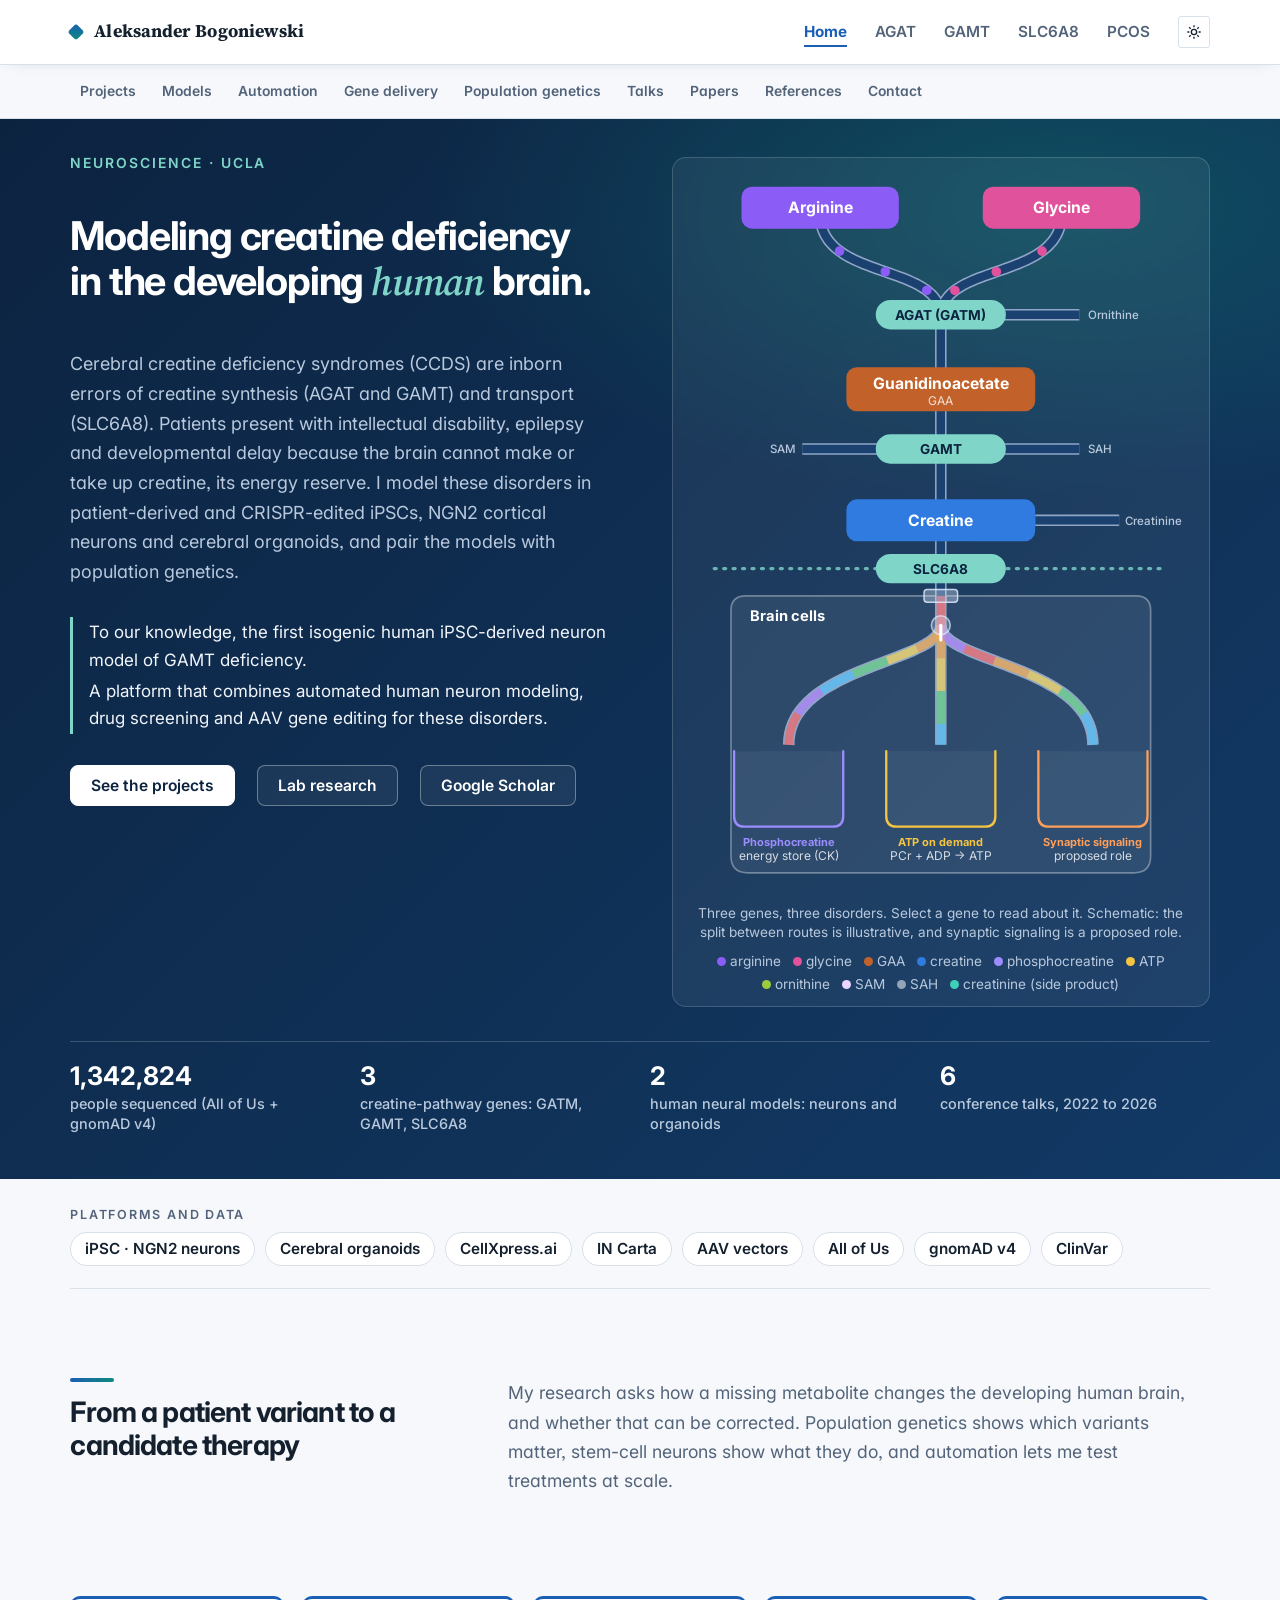
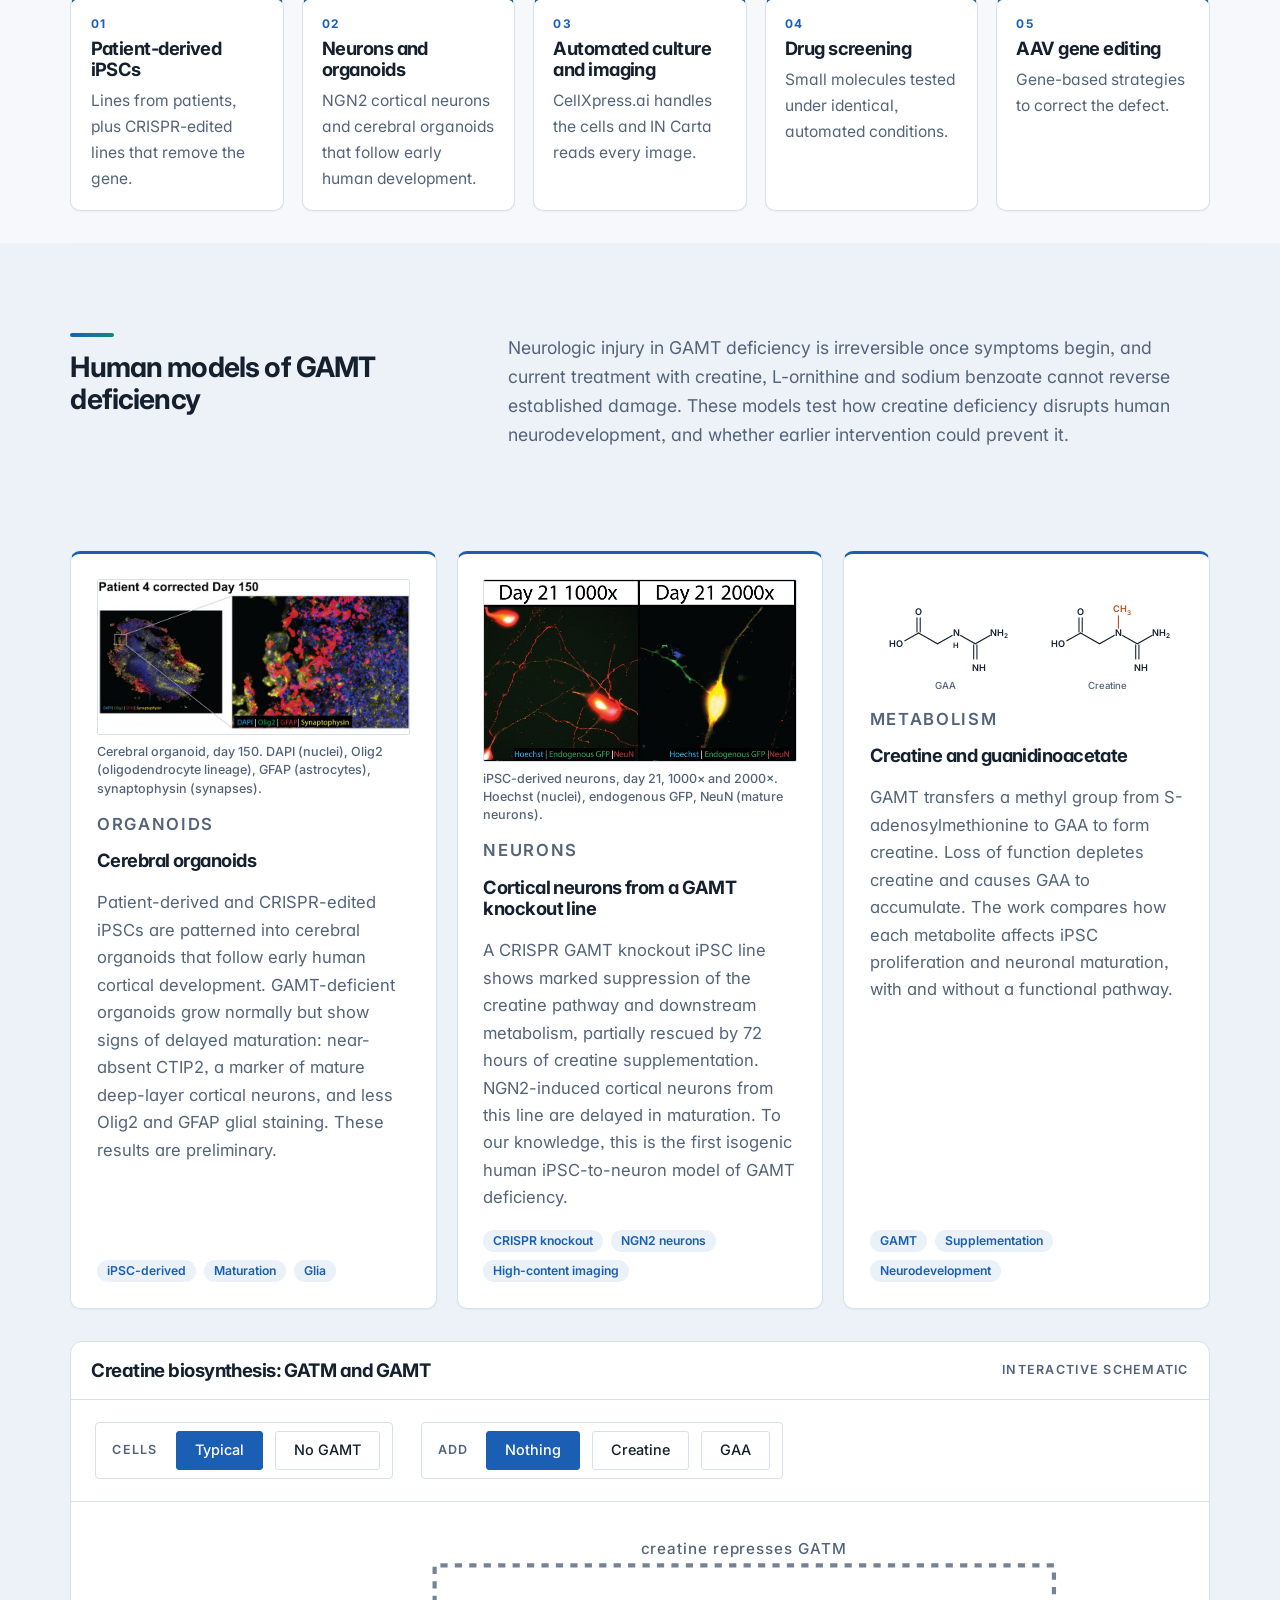
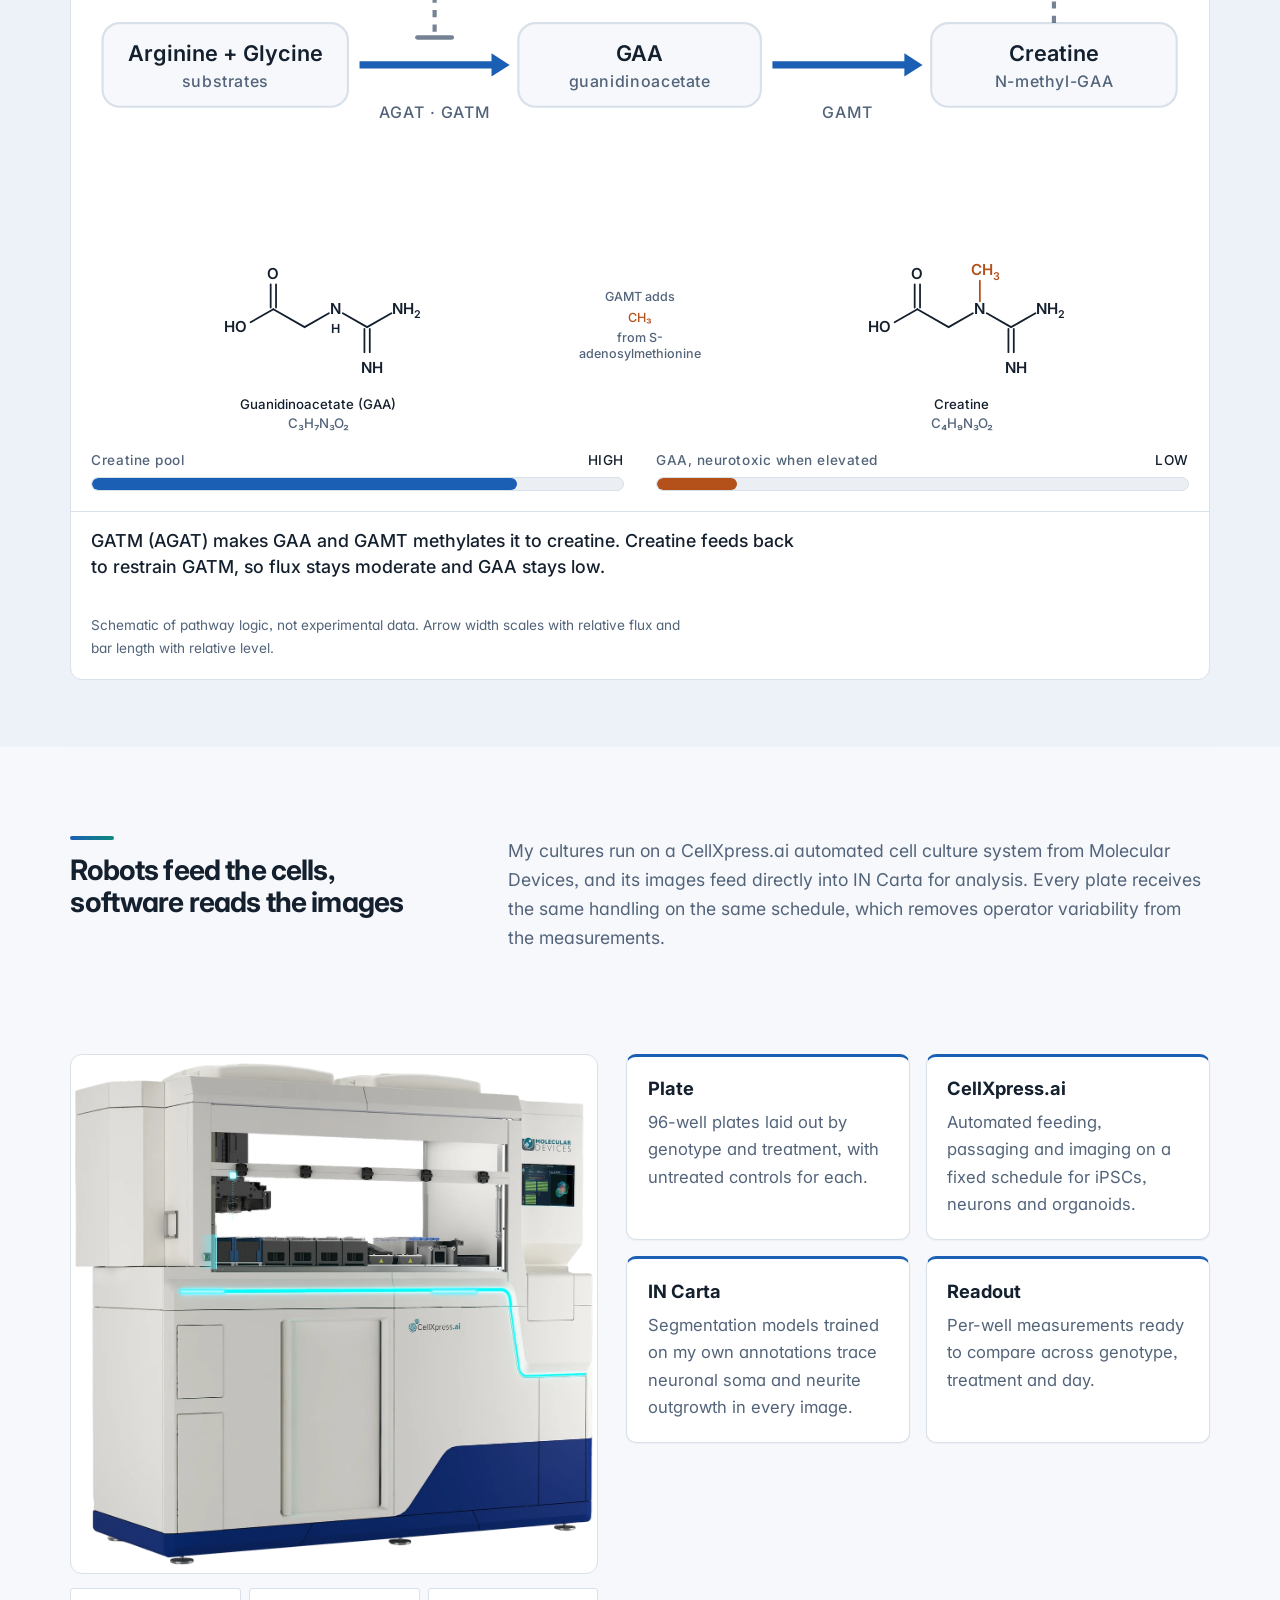
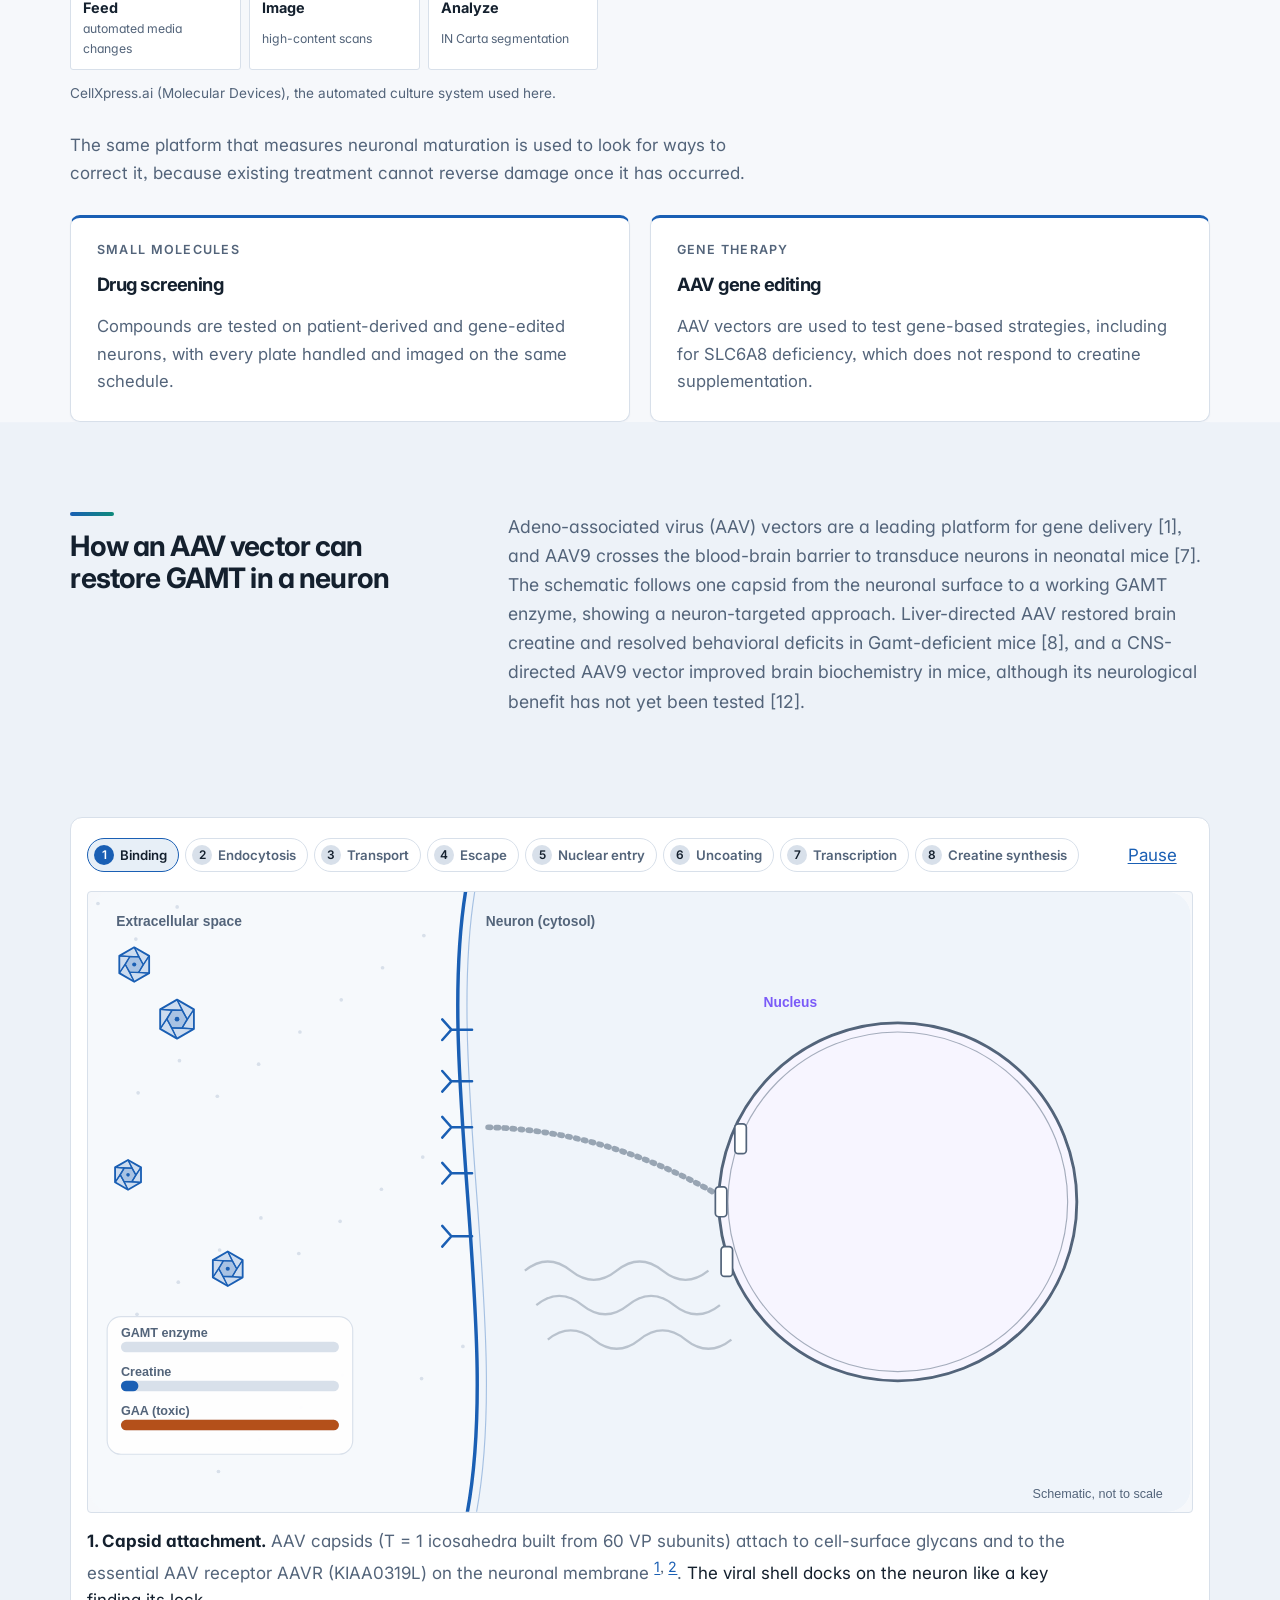
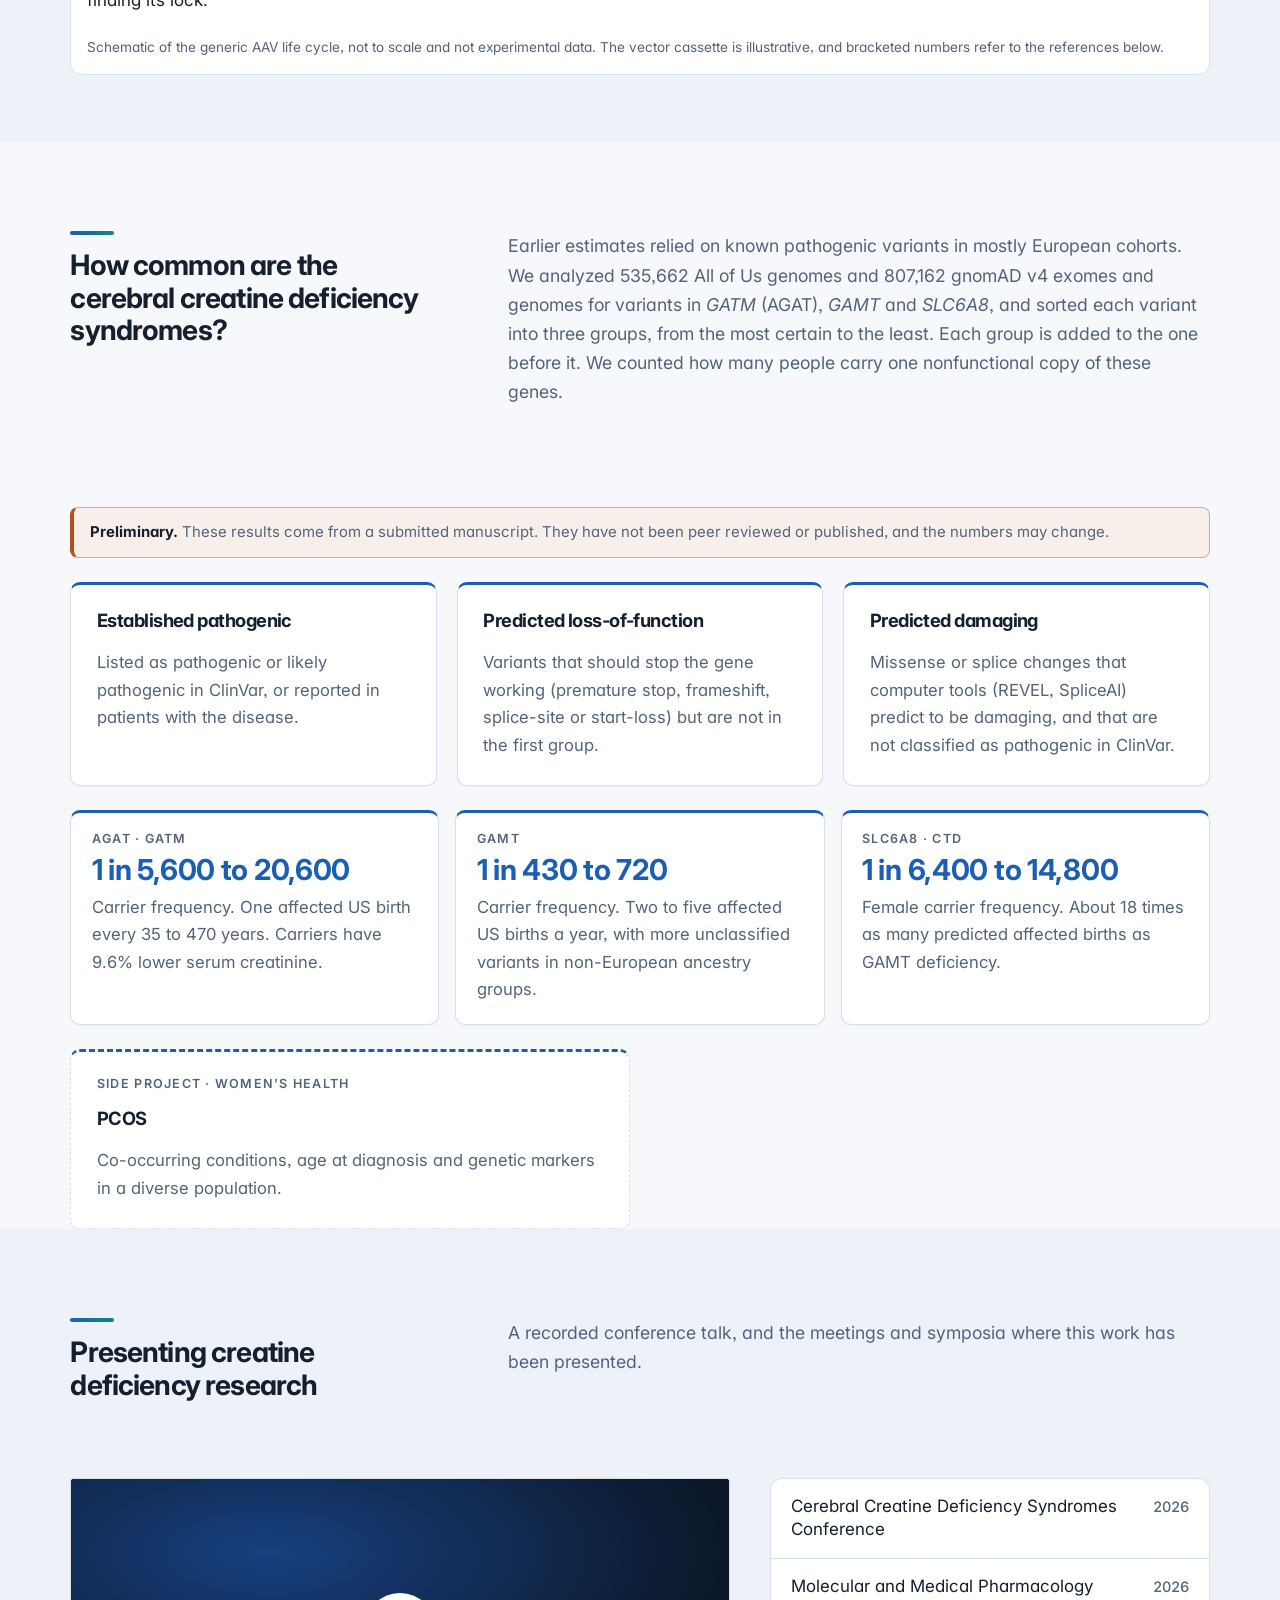
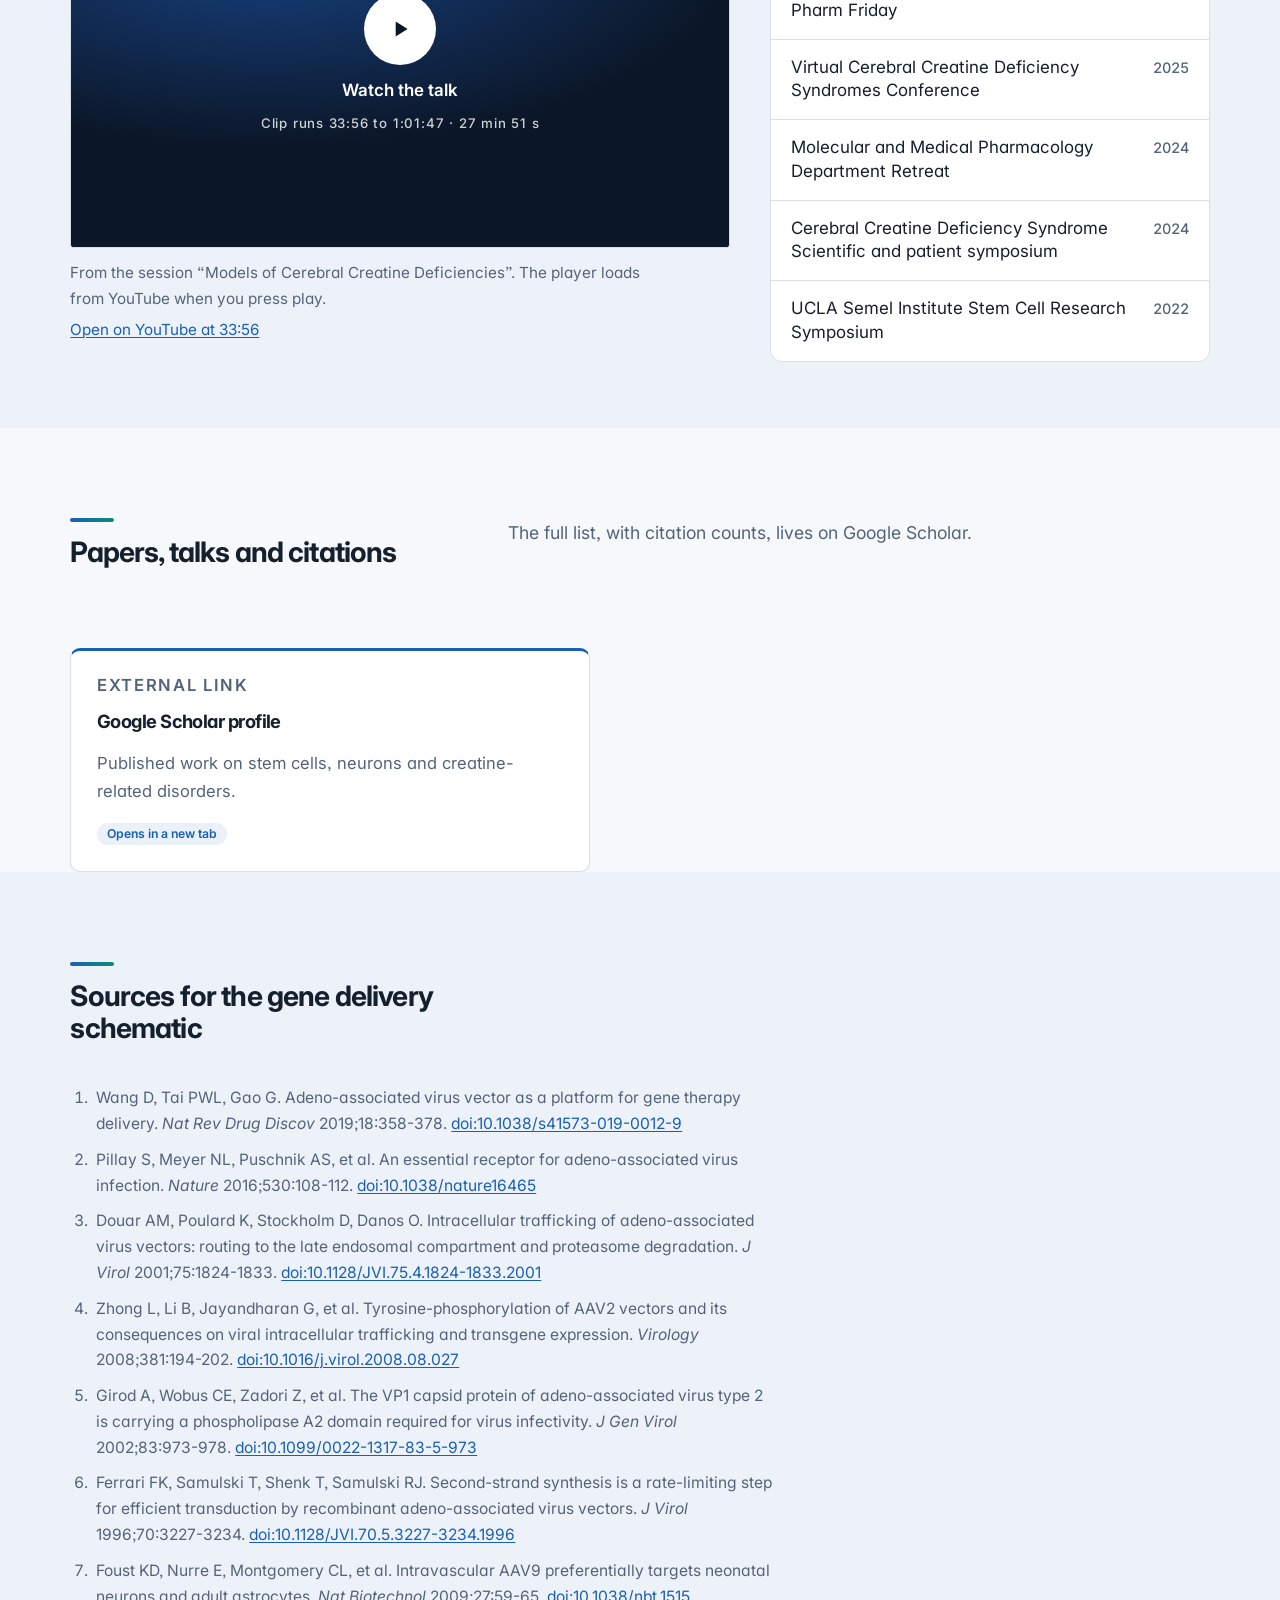
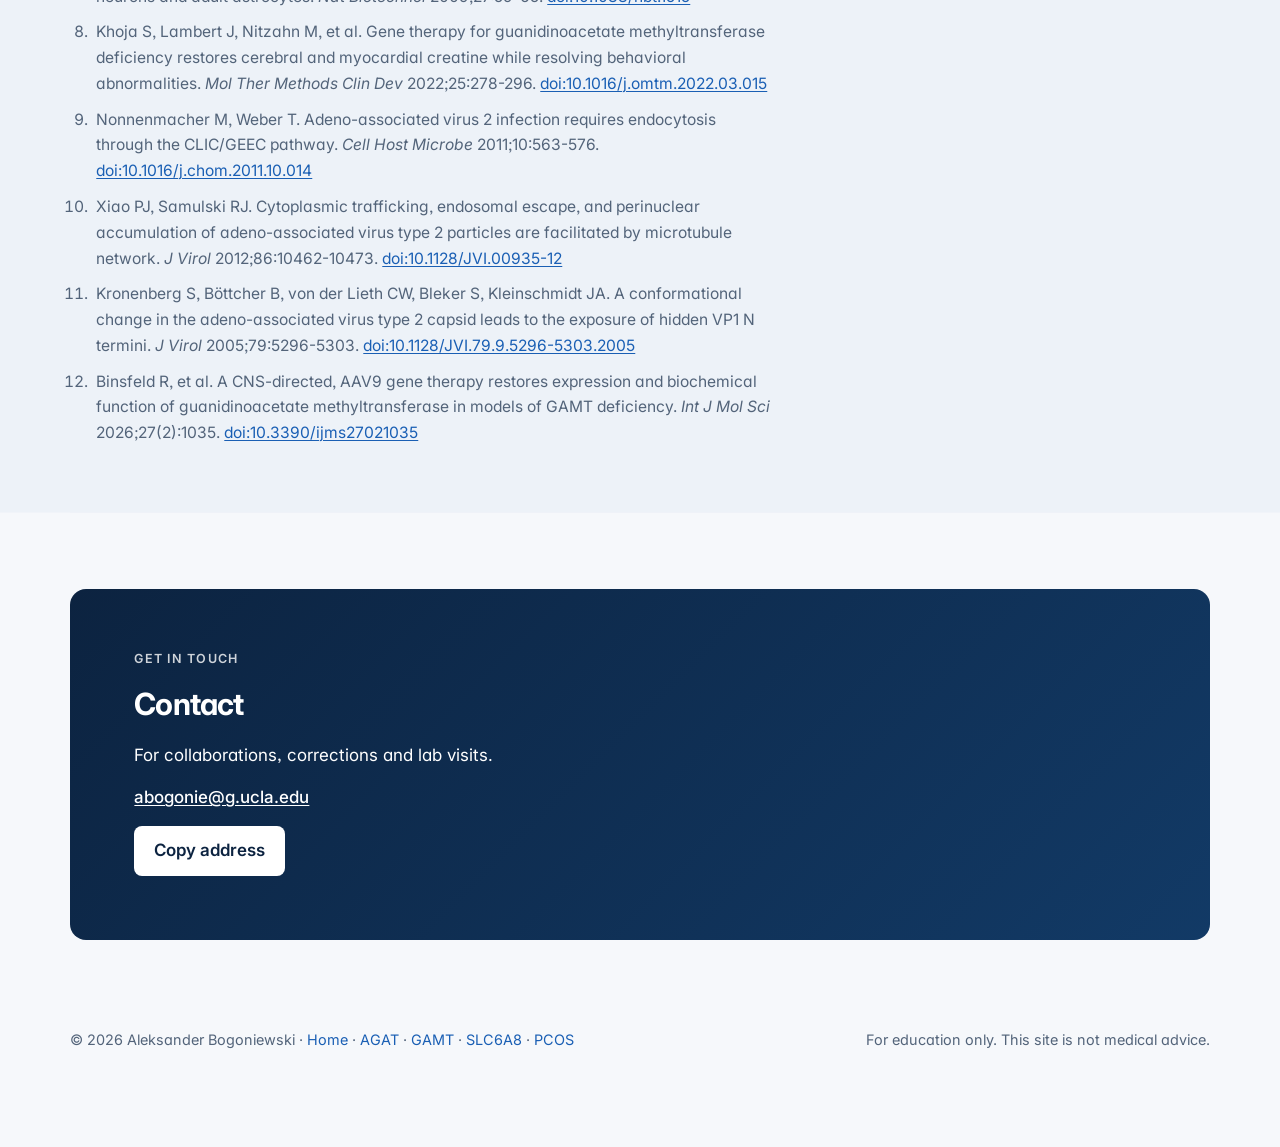
<file: index.html>
<!doctype html>
<html lang="en">
<head>
<meta charset="utf-8">
<script>try{var t=localStorage.getItem("theme");if(t)document.documentElement.setAttribute("data-theme",t)}catch(e){}</script>
<meta name="viewport" content="width=device-width, initial-scale=1, viewport-fit=cover">
<meta name="description" content="Research by Aleksander Bogoniewski on iPSC-derived neurons, cerebral organoids and creatine deficiency (GAMT).">
<meta name="theme-color" content="#1d5bd8">
<link rel="icon" href="data:image/svg+xml,%3Csvg xmlns='http://www.w3.org/2000/svg' viewBox='0 0 32 32'%3E%3Ccircle cx='16' cy='16' r='9' fill='%231d5bd8'/%3E%3C/svg%3E">
<style>html{color-scheme:light}body{margin:0}img{max-width:100%}</style>
<title>Aleksander Bogoniewski</title>
<link rel="canonical" href="https://abogonie.github.io/">
<meta property="og:type" content="website">
<meta property="og:title" content="Aleksander Bogoniewski">
<meta property="og:description" content="Research by Aleksander Bogoniewski on iPSC-derived neurons, cerebral organoids and creatine deficiency (GAMT).">
<meta property="og:url" content="https://abogonie.github.io/">
<meta property="og:image" content="https://abogonie.github.io/img/organoid.jpg">
<meta name="twitter:card" content="summary_large_image">
<link rel="preconnect" href="https://fonts.googleapis.com">
<link rel="preconnect" href="https://fonts.gstatic.com" crossorigin>
<link rel="stylesheet" href="https://fonts.googleapis.com/css2?family=Inter:wght@400;500;600;700&family=Source+Serif+4:ital,opsz,wght@0,8..60,700;1,8..60,600&display=swap">
<link rel="stylesheet" href="style.css?v=20261028e">
</head>
<body><svg width="0" height="0" style="position:absolute" aria-hidden="true" focusable="false">
  <defs>
    <symbol id="s-gaa" viewBox="0 0 280 190">
      <path class="bond" d="M90 100 L64.5 114.5"/>
      <path class="bond" d="M90 100 L125 120 L152.2 104.5"/>
      <path class="bond" d="M167.8 104.5 L195 120 L222.2 104.5"/>
      <path class="bond" d="M87 98 V72 M93 98 V72"/>
      <path class="bond" d="M192 122 V148 M198 122 V148"/>
      <text class="atom" x="90" y="66" text-anchor="middle">O</text>
      <text class="atom" x="61" y="126" text-anchor="end">HO</text>
      <text class="atom" x="153" y="105">N</text>
      <text class="atom" x="160" y="127" text-anchor="middle" style="font-size:14px">H</text>
      <text class="atom" x="223" y="105">NH<tspan dy="5" font-size="12">2</tspan></text>
      <text class="atom" x="188" y="171">NH</text>
    </symbol>
    <symbol id="s-cr" viewBox="0 0 280 190">
      <path class="bond" d="M90 100 L64.5 114.5"/>
      <path class="bond" d="M90 100 L125 120 L152.2 104.5"/>
      <path class="bond" d="M167.8 104.5 L195 120 L222.2 104.5"/>
      <path class="bond" d="M87 98 V72 M93 98 V72"/>
      <path class="bond" d="M192 122 V148 M198 122 V148"/>
      <path class="bond me" d="M160 91 V68"/>
      <text class="atom" x="90" y="66" text-anchor="middle">O</text>
      <text class="atom" x="61" y="126" text-anchor="end">HO</text>
      <text class="atom" x="153" y="105">N</text>
      <text class="atom me" x="150" y="62">CH<tspan dy="5" font-size="12">3</tspan></text>
      <text class="atom" x="223" y="105">NH<tspan dy="5" font-size="12">2</tspan></text>
      <text class="atom" x="188" y="171">NH</text>
    </symbol>
  </defs>
</svg>

<div class="progress" aria-hidden="true"></div>

<header class="nav">
  <div class="wrap">
    <a class="brand" href="index.html"><i></i>Aleksander Bogoniewski</a>
    <nav class="links" aria-label="Pages">
      <a href="index.html" aria-current="page">Home</a>
      <a href="agat.html">AGAT</a>
      <a href="gamt.html">GAMT</a>
      <a href="slc6a8.html">SLC6A8</a>
      <a href="pcos.html">PCOS</a>
      <button class="theme" id="theme" type="button" aria-label="Switch between light and dark">
        <svg width="16" height="16" viewBox="0 0 24 24" fill="none" stroke="currentColor" stroke-width="2" aria-hidden="true"><circle cx="12" cy="12" r="4"/><path d="M12 2v3M12 19v3M2 12h3M19 12h3M4.9 4.9l2.1 2.1M17 17l2.1 2.1M4.9 19.1L7 17M17 7l2.1-2.1"/></svg>
      </button>
    </nav>
  </div>
</header>

<main class="wrap" id="top">
  <div class="hero hero-band">
    <div class="hero-main">
      <p class="hero-kicker">Neuroscience · UCLA</p>
      <h1>Modeling creatine deficiency in the developing <em>human</em> brain.</h1>
      <p class="lede">Cerebral creatine deficiency syndromes (CCDS) are inborn errors of creatine synthesis (AGAT and GAMT) and transport (SLC6A8). Patients present with intellectual disability, epilepsy and developmental delay because the brain cannot make or take up creatine, its energy reserve. I model these disorders in patient-derived and CRISPR-edited iPSCs, NGN2 cortical neurons and cerebral organoids, and pair the models with population genetics.</p>
      <div class="first">
        <ul>
          <li>To our knowledge, the first isogenic human iPSC-derived neuron model of GAMT deficiency.</li>
          <li>A platform that combines automated human neuron modeling, drug screening and AAV gene editing for these disorders.</li>
        </ul>
      </div>
      <div class="cta-row">
        <a class="btn primary" href="#projects">See the projects</a>
        <a class="btn" href="#research">Lab research</a>
        <a class="btn" href="https://scholar.google.com/citations?user=MNiEL0IAAAAJ&amp;hl=en" target="_blank" rel="noopener">Google Scholar</a>
      </div>
    </div>
    <figure class="hero-mol" aria-label="Figure: the creatine pathway, with the three genes and the deficiency each one causes">
      <svg id="hf" viewBox="0 0 480 690" role="img" aria-label="Arginine and glycine are joined by AGAT (GATM) to make guanidinoacetate and ornithine. GAMT uses S-adenosylmethionine to methylate guanidinoacetate into creatine, leaving S-adenosylhomocysteine. Creatine slowly and spontaneously cyclizes to creatinine, a side product. The SLC6A8 transporter carries creatine into brain cells, where it is stored as phosphocreatine, used to regenerate ATP on demand, or acts in synaptic signaling, a proposed role.">
        <path class="fg-mem" d="M24 378 H456"/>
        <path class="fg-cell" d="M40 418 Q40 404 54 404 H426 Q440 404 440 418 V652 Q440 668 424 668 H56 Q40 668 40 652 Z"/>
        <text x="58" y="428" class="fg-n" style="font-size:14px">Brain cells</text>
        <g class="hx" aria-hidden="true"><path d="M125.0 40.0 L125.2 44.6 L125.8 49.0 L126.8 53.1 L128.2 56.9 L129.9 60.5 L132.0 63.8 L134.3 66.9 L137.0 69.8 L139.8 72.5 L143.0 75.0 L146.3 77.4 L149.8 79.6 L153.5 81.6 L157.4 83.6 L161.4 85.4 L165.5 87.2 L169.7 88.8 L173.9 90.4 L178.2 92.0 L182.5 93.5 L186.8 95.0 L191.1 96.5 L195.3 98.0 L199.5 99.5 L203.6 101.0 L207.6 102.6 L211.5 104.3 L215.2 106.0 L218.7 107.8 L222.0 109.8 L225.2 111.8 L228.0 114.0 L230.7 116.3 L233.0 118.8 L235.1 121.5 L236.8 124.3 L238.2 127.4 L239.2 130.7 L239.8 134.2 L240.0 138.0" class="hx-o"/><path d="M355.0 40.0 L354.8 44.6 L354.2 49.0 L353.2 53.1 L351.8 56.9 L350.1 60.5 L348.0 63.8 L345.7 66.9 L343.0 69.8 L340.2 72.5 L337.0 75.0 L333.7 77.4 L330.2 79.6 L326.5 81.6 L322.6 83.6 L318.6 85.4 L314.5 87.2 L310.3 88.8 L306.1 90.4 L301.8 92.0 L297.5 93.5 L293.2 95.0 L288.9 96.5 L284.7 98.0 L280.5 99.5 L276.4 101.0 L272.4 102.6 L268.5 104.3 L264.8 106.0 L261.3 107.8 L258.0 109.8 L254.8 111.8 L252.0 114.0 L249.3 116.3 L247.0 118.8 L244.9 121.5 L243.2 124.3 L241.8 127.4 L240.8 130.7 L240.2 134.2 L240.0 138.0" class="hx-o"/><path d="M240 130 L240 410" class="hx-o"/><path d="M290 136 L372 136" class="hx-o"/><path d="M108 264 L190 264" class="hx-o"/><path d="M290 264 L372 264" class="hx-o"/><path d="M330 332 L410 332" class="hx-o"/><path d="M240 404 L240 432" class="hx-o"/><path d="M240.0 432.0 L239.7 434.6 L238.9 437.2 L237.7 439.6 L235.9 441.9 L233.8 444.1 L231.2 446.3 L228.2 448.4 L224.9 450.4 L221.3 452.4 L217.3 454.3 L213.1 456.2 L208.7 458.1 L204.0 460.0 L199.1 461.9 L194.1 463.9 L189.0 465.8 L183.7 467.8 L178.3 469.8 L172.9 471.9 L167.5 474.0 L162.1 476.2 L156.7 478.5 L151.3 480.9 L146.0 483.4 L140.9 486.0 L135.9 488.8 L131.0 491.6 L126.3 494.7 L121.9 497.8 L117.7 501.2 L113.7 504.7 L110.1 508.4 L106.8 512.3 L103.8 516.4 L101.2 520.8 L99.1 525.3 L97.3 530.1 L96.1 535.1 L95.3 540.4 L95.0 546.0" class="hx-o"/><path d="M240 432 L240 546" class="hx-o"/><path d="M240.0 432.0 L240.3 434.6 L241.1 437.2 L242.3 439.6 L244.1 441.9 L246.2 444.1 L248.8 446.3 L251.8 448.4 L255.1 450.4 L258.7 452.4 L262.7 454.3 L266.9 456.2 L271.3 458.1 L276.0 460.0 L280.9 461.9 L285.9 463.9 L291.0 465.8 L296.3 467.8 L301.7 469.8 L307.1 471.9 L312.5 474.0 L317.9 476.2 L323.3 478.5 L328.7 480.9 L334.0 483.4 L339.1 486.0 L344.1 488.8 L349.0 491.6 L353.7 494.7 L358.1 497.8 L362.3 501.2 L366.3 504.7 L369.9 508.4 L373.2 512.3 L376.2 516.4 L378.8 520.8 L380.9 525.3 L382.7 530.1 L383.9 535.1 L384.7 540.4 L385.0 546.0" class="hx-o"/><path d="M125.0 40.0 L125.2 44.6 L125.8 49.0 L126.8 53.1 L128.2 56.9 L129.9 60.5 L132.0 63.8 L134.3 66.9 L137.0 69.8 L139.8 72.5 L143.0 75.0 L146.3 77.4 L149.8 79.6 L153.5 81.6 L157.4 83.6 L161.4 85.4 L165.5 87.2 L169.7 88.8 L173.9 90.4 L178.2 92.0 L182.5 93.5 L186.8 95.0 L191.1 96.5 L195.3 98.0 L199.5 99.5 L203.6 101.0 L207.6 102.6 L211.5 104.3 L215.2 106.0 L218.7 107.8 L222.0 109.8 L225.2 111.8 L228.0 114.0 L230.7 116.3 L233.0 118.8 L235.1 121.5 L236.8 124.3 L238.2 127.4 L239.2 130.7 L239.8 134.2 L240.0 138.0" class="hx-i clr" stroke="#1b4170"/><path d="M355.0 40.0 L354.8 44.6 L354.2 49.0 L353.2 53.1 L351.8 56.9 L350.1 60.5 L348.0 63.8 L345.7 66.9 L343.0 69.8 L340.2 72.5 L337.0 75.0 L333.7 77.4 L330.2 79.6 L326.5 81.6 L322.6 83.6 L318.6 85.4 L314.5 87.2 L310.3 88.8 L306.1 90.4 L301.8 92.0 L297.5 93.5 L293.2 95.0 L288.9 96.5 L284.7 98.0 L280.5 99.5 L276.4 101.0 L272.4 102.6 L268.5 104.3 L264.8 106.0 L261.3 107.8 L258.0 109.8 L254.8 111.8 L252.0 114.0 L249.3 116.3 L247.0 118.8 L244.9 121.5 L243.2 124.3 L241.8 127.4 L240.8 130.7 L240.2 134.2 L240.0 138.0" class="hx-i clr" stroke="#1b4170"/><path d="M240 130 L240 410" class="hx-i clr" stroke="#1b4170"/><path d="M290 136 L372 136" class="hx-i clr" stroke="#1b4170"/><path d="M108 264 L190 264" class="hx-i clr" stroke="#1b4170"/><path d="M290 264 L372 264" class="hx-i clr" stroke="#1b4170"/><path d="M330 332 L410 332" class="hx-i clr" stroke="#1b4170"/><path d="M240 404 L240 432" class="hx-i" stroke="#ff5c5c"/><path d="M240.0 432.0 L239.7 434.6 L238.9 437.2 L237.7 439.6 L235.9 441.9 L233.8 444.1 L231.2 446.3 L228.2 448.4 L224.9 450.4 L221.3 452.4 L217.3 454.3" class="hx-i" stroke="#ffa63d"/><path d="M217.3 454.3 L213.1 456.2 L208.7 458.1 L204.0 460.0 L199.1 461.9 L194.1 463.9 L189.0 465.8" class="hx-i" stroke="#ffd84a"/><path d="M189.0 465.8 L183.7 467.8 L178.3 469.8 L172.9 471.9 L167.5 474.0 L162.1 476.2 L156.7 478.5" class="hx-i" stroke="#5ed67a"/><path d="M156.7 478.5 L151.3 480.9 L146.0 483.4 L140.9 486.0 L135.9 488.8 L131.0 491.6 L126.3 494.7" class="hx-i" stroke="#4ac3ff"/><path d="M126.3 494.7 L121.9 497.8 L117.7 501.2 L113.7 504.7 L110.1 508.4 L106.8 512.3 L103.8 516.4" class="hx-i" stroke="#b07cff"/><path d="M103.8 516.4 L101.2 520.8 L99.1 525.3 L97.3 530.1 L96.1 535.1 L95.3 540.4 L95.0 546.0" class="hx-i" stroke="#ff5c5c"/><path d="M240 432 L240 463.4" class="hx-i" stroke="#ffa63d"/><path d="M240 463.4 L240 494.7" class="hx-i" stroke="#ffd84a"/><path d="M240 494.7 L240 526" class="hx-i" stroke="#5ed67a"/><path d="M240 526 L240 546" class="hx-i" stroke="#4ac3ff"/><path d="M240.0 432.0 L240.3 434.6 L241.1 437.2 L242.3 439.6 L244.1 441.9 L246.2 444.1 L248.8 446.3 L251.8 448.4 L255.1 450.4 L258.7 452.4 L262.7 454.3" class="hx-i" stroke="#b07cff"/><path d="M262.7 454.3 L266.9 456.2 L271.3 458.1 L276.0 460.0 L280.9 461.9 L285.9 463.9 L291.0 465.8" class="hx-i" stroke="#ff5c5c"/><path d="M291.0 465.8 L296.3 467.8 L301.7 469.8 L307.1 471.9 L312.5 474.0 L317.9 476.2 L323.3 478.5" class="hx-i" stroke="#ffa63d"/><path d="M323.3 478.5 L328.7 480.9 L334.0 483.4 L339.1 486.0 L344.1 488.8 L349.0 491.6 L353.7 494.7" class="hx-i" stroke="#ffd84a"/><path d="M353.7 494.7 L358.1 497.8 L362.3 501.2 L366.3 504.7 L369.9 508.4 L373.2 512.3 L376.2 516.4" class="hx-i" stroke="#5ed67a"/><path d="M376.2 516.4 L378.8 520.8 L380.9 525.3 L382.7 530.1 L383.9 535.1 L384.7 540.4 L385.0 546.0" class="hx-i" stroke="#4ac3ff"/><circle cx="240" cy="432" r="9" class="hx-hub"/><line id="gate0" x1="240" y1="432" x2="240" y2="446" class="hx-gate"/></g>
        <rect x="50" y="14" width="150" height="40" rx="10" fill="#8b5cf6"/><text x="125.0" y="39.0" text-anchor="middle" class="fg-n">Arginine</text><rect x="280" y="14" width="150" height="40" rx="10" fill="#e0529c"/><text x="355.0" y="39.0" text-anchor="middle" class="fg-n">Glycine</text>
        <g id="hf-balls"></g>
        <rect x="150" y="186" width="180" height="42" rx="10" fill="#c2622a"/><text x="240.0" y="207.0" text-anchor="middle" class="fg-n">Guanidinoacetate</text><text x="240.0" y="222.0" text-anchor="middle" class="fg-s">GAA</text>
        <rect x="150" y="312" width="180" height="40" rx="10" fill="#2f7be0"/><text x="240.0" y="337.0" text-anchor="middle" class="fg-n">Creatine</text>
        <a href="agat.html" class="fg-pill"><rect x="178" y="122" width="124" height="28" rx="14"/><text x="240" y="141" text-anchor="middle">AGAT (GATM)</text></a><a href="gamt.html" class="fg-pill"><rect x="178" y="250" width="124" height="28" rx="14"/><text x="240" y="269" text-anchor="middle">GAMT</text></a><a href="slc6a8.html" class="fg-pill"><rect x="178" y="364" width="124" height="28" rx="14"/><text x="240" y="383" text-anchor="middle">SLC6A8</text></a>
        <text x="380" y="140" class="fg-s2">Ornithine</text><text x="102" y="268" text-anchor="end" class="fg-s2">SAM</text><text x="380" y="268" class="fg-s2">SAH</text><text x="416" y="336" class="fg-s2">Creatinine</text>
        <rect x="224" y="398" width="32" height="12" rx="3" class="hx-collar"/>
        <g class="hx-bins"><path d="M43 552 V614 Q43 624 53 624 H137 Q147 624 147 614 V552" class="hx-bin" stroke="#9b8cff"/><text x="95" y="642" text-anchor="middle" class="fg-b" fill="#9b8cff">Phosphocreatine</text><text x="95" y="656" text-anchor="middle" class="fg-s">energy store (CK)</text><path d="M188 552 V614 Q188 624 198 624 H282 Q292 624 292 614 V552" class="hx-bin" stroke="#f5c542"/><text x="240" y="642" text-anchor="middle" class="fg-b" fill="#f5c542">ATP on demand</text><text x="240" y="656" text-anchor="middle" class="fg-s">PCr + ADP → ATP</text><path d="M333 552 V614 Q333 624 343 624 H427 Q437 624 437 614 V552" class="hx-bin" stroke="#ff9f5a"/><text x="385" y="642" text-anchor="middle" class="fg-b" fill="#ff9f5a">Synaptic signaling</text><text x="385" y="656" text-anchor="middle" class="fg-s">proposed role</text></g>
      </svg>
      <figcaption>Three genes, three disorders. Select a gene to read about it. Schematic: the split between routes is illustrative, and synaptic signaling is a proposed role.
        <span class="hf-key"><span class="k"><i style="background:#8b5cf6"></i>arginine</span> <span class="k"><i style="background:#e0529c"></i>glycine</span> <span class="k"><i style="background:#c2622a"></i>GAA</span> <span class="k"><i style="background:#2f7be0"></i>creatine</span> <span class="k"><i style="background:#9b8cff"></i>phosphocreatine</span> <span class="k"><i style="background:#f5c542"></i>ATP</span> <span class="k"><i style="background:#9ccc3c"></i>ornithine</span> <span class="k"><i style="background:#e9d5ff"></i>SAM</span> <span class="k"><i style="background:#94a3b8"></i>SAH</span> <span class="k"><i style="background:#3ecfb8"></i>creatinine (side product)</span></span></figcaption>
    </figure>
    <div class="glance">
      <div><b><span data-count="1342824">1,342,824</span></b><span>people sequenced (All of Us + gnomAD v4)</span></div>
      <div><b>3</b><span>creatine-pathway genes: GATM, GAMT, SLC6A8</span></div>
      <div><b>2</b><span>human neural models: neurons and organoids</span></div>
      <div><b>6</b><span>conference talks, 2022 to 2026</span></div>
    </div>
  </div>

  <div class="uses" aria-label="Platforms and data used">
    <span class="uses-l">Platforms and data</span>
    <ul><li><a href="#research">iPSC · NGN2 neurons</a></li><li><a href="#research">Cerebral organoids</a></li><li><a href="#automation">CellXpress.ai</a></li><li><a href="#automation">IN Carta</a></li><li><a href="#gene-delivery">AAV vectors</a></li><li><a href="#population">All of Us</a></li><li><a href="#population">gnomAD v4</a></li><li><a href="#population">ClinVar</a></li></ul>
  </div>

  <section id="projects" data-nav="Projects">
    <div class="sec-head rv">
      <p class="label">Projects</p>
      <h2>From a patient variant to a candidate therapy</h2>
      <p>My research asks how a missing metabolite changes the developing human brain, and whether that can be corrected. Population genetics shows which variants matter, stem-cell neurons show what they do, and automation lets me test treatments at scale.</p>
    </div>
    <div class="chain five rv">
      <a class="node" href="#research"><span class="step">01</span><h3>Patient-derived iPSCs</h3><p>Lines from patients, plus CRISPR-edited lines that remove the gene.</p></a>
      <i class="flow" style="--d:0s" aria-hidden="true"></i>
      <a class="node" href="#research"><span class="step">02</span><h3>Neurons and organoids</h3><p>NGN2 cortical neurons and cerebral organoids that follow early human development.</p></a>
      <i class="flow" style="--d:0.5s" aria-hidden="true"></i>
      <a class="node" href="#automation"><span class="step">03</span><h3>Automated culture and imaging</h3><p>CellXpress.ai handles the cells and IN Carta reads every image.</p></a>
      <i class="flow" style="--d:1s" aria-hidden="true"></i>
      <a class="node" href="#automation"><span class="step">04</span><h3>Drug screening</h3><p>Small molecules tested under identical, automated conditions.</p></a>
      <i class="flow" style="--d:1.5s" aria-hidden="true"></i>
      <a class="node" href="#automation"><span class="step">05</span><h3>AAV gene editing</h3><p>Gene-based strategies to correct the defect.</p></a>
    </div>
  </section>

  <section id="research" data-nav="Models">
    <div class="sec-head rv">
      <p class="label">Research</p>
      <h2>Human models of GAMT deficiency</h2>
      <p>Neurologic injury in GAMT deficiency is irreversible once symptoms begin, and current treatment with creatine, L-ornithine and sodium benzoate cannot reverse established damage. These models test how creatine deficiency disrupts human neurodevelopment, and whether earlier intervention could prevent it.</p>
    </div>
    <div class="grid">
      <div class="card rv">
        <figure class="fig">
          <img src="img/organoid.jpg" width="784" height="388" loading="lazy" alt="Cerebral organoid at day 150, immunostained for DAPI, Olig2, GFAP and synaptophysin">
          <figcaption>Cerebral organoid, day 150. DAPI (nuclei), Olig2 (oligodendrocyte lineage), GFAP (astrocytes), synaptophysin (synapses).</figcaption>
        </figure>
        <p class="label">Organoids</p>
        <h3>Cerebral organoids</h3>
        <p>Patient-derived and CRISPR-edited iPSCs are patterned into cerebral organoids that follow early human cortical development. GAMT-deficient organoids grow normally but show signs of delayed maturation: near-absent CTIP2, a marker of mature deep-layer cortical neurons, and less Olig2 and GFAP glial staining. These results are preliminary.</p>
        <div class="meta"><span class="tag">iPSC-derived</span><span class="tag">Maturation</span><span class="tag">Glia</span></div>
      </div>
      <div class="card rv">
        <figure class="fig">
          <img src="img/neurons.jpg" width="620" height="360" loading="lazy" alt="Day 21 iPSC-derived neurons imaged at 1000x and 2000x, stained for Hoechst, endogenous GFP and NeuN">
          <figcaption>iPSC-derived neurons, day 21, 1000× and 2000×. Hoechst (nuclei), endogenous GFP, NeuN (mature neurons).</figcaption>
        </figure>
        <p class="label">Neurons</p>
        <h3>Cortical neurons from a GAMT knockout line</h3>
        <p>A CRISPR GAMT knockout iPSC line shows marked suppression of the creatine pathway and downstream metabolism, partially rescued by 72 hours of creatine supplementation. NGN2-induced cortical neurons from this line are delayed in maturation. To our knowledge, this is the first isogenic human iPSC-to-neuron model of GAMT deficiency.</p>
        <div class="meta"><span class="tag">CRISPR knockout</span><span class="tag">NGN2 neurons</span><span class="tag">High-content imaging</span></div>
      </div>
      <div class="card rv">
        <svg class="st" viewBox="0 0 580 210" role="img" aria-label="Skeletal structures of guanidinoacetate and creatine"><use href="#s-gaa" x="0" y="0" width="280" height="190"/><use href="#s-cr" x="300" y="0" width="280" height="190"/><text class="st-cap" x="140" y="204">GAA</text><text class="st-cap" x="440" y="204">Creatine</text></svg>
        <p class="label">Metabolism</p>
        <h3>Creatine and guanidinoacetate</h3>
        <p>GAMT transfers a methyl group from S-adenosylmethionine to GAA to form creatine. Loss of function depletes creatine and causes GAA to accumulate. The work compares how each metabolite affects iPSC proliferation and neuronal maturation, with and without a functional pathway.</p>
        <div class="meta"><span class="tag">GAMT</span><span class="tag">Supplementation</span><span class="tag">Neurodevelopment</span></div>
      </div>
    </div>
    <div class="rv" style="margin-top:32px">
    <div class="demo" id="demo">
      <div class="demo-head">
        <h2>Creatine biosynthesis: GATM and GAMT</h2>
        <span class="label">Interactive schematic</span>
      </div>
      <div class="controls">
        <fieldset class="seg">
          <legend class="label">Cells</legend>
          <label><input type="radio" name="geno" value="wt" checked><span>Typical</span></label>
          <label><input type="radio" name="geno" value="ko"><span>No GAMT</span></label>
        </fieldset>
        <fieldset class="seg">
          <legend class="label">Add</legend>
          <label><input type="radio" name="supp" value="none" checked><span>Nothing</span></label>
          <label><input type="radio" name="supp" value="cr"><span>Creatine</span></label>
          <label><input type="radio" name="supp" value="gaa"><span>GAA</span></label>
        </fieldset>
      </div>
      <div class="pathway ph">
        <svg id="pathway" viewBox="0 0 760 198" role="img" aria-label="Pathway from arginine and glycine to guanidinoacetate to creatine. Arrow width shows relative flux. Creatine represses GATM.">
          <g class="node"><rect x="8" y="70" width="170" height="58" rx="12"/><text x="93" y="96">Arginine + Glycine</text><text class="sub" x="93" y="114">substrates</text></g>
          <g class="node"><rect x="296" y="70" width="168" height="58" rx="12"/><text x="380" y="96">GAA</text><text class="sub" x="380" y="114">guanidinoacetate</text></g>
          <g class="node"><rect x="582" y="70" width="170" height="58" rx="12"/><text x="667" y="96">Creatine</text><text class="sub" x="667" y="114">N-methyl-GAA</text></g>
          <path class="fb" id="fb" d="M667 70 V30 H238 V80"/>
          <path class="fbt" id="fbt" d="M226 80 H250"/>
          <text class="fbl" x="452" y="22">creatine represses GATM</text>
          <g id="g1"><line class="aline" id="a1l" y1="99" y2="99"/><path class="ahead" id="a1h"/><text class="enz" x="238" y="136">AGAT · GATM</text></g>
          <g id="g2"><line class="aline" id="a2l" y1="99" y2="99"/><path class="ahead" id="a2h"/><path class="cross" d="M510 85 l28 28 M538 85 l-28 28"/><text class="enz" x="524" y="136">GAMT</text></g>
          <g id="supG" hidden><line class="sup" x1="380" y1="170" x2="380" y2="152"/><path class="suph" d="M380 138 L371 154 H389 Z"/><text class="supl" x="380" y="190">+ GAA</text></g>
          <g id="supC" hidden><line class="sup" x1="667" y1="170" x2="667" y2="152"/><path class="suph" d="M667 138 L658 154 H676 Z"/><text class="supl" x="667" y="190">+ creatine</text></g>
        </svg>
      </div>
      <div class="pathway pv">
        <svg id="pathwayV" viewBox="0 0 320 400" role="img" aria-label="Pathway from arginine and glycine down to guanidinoacetate and then creatine. Arrow width shows relative flux. Creatine represses GATM.">
          <g class="node"><rect x="60" y="6" width="200" height="56" rx="12"/><text x="160" y="31">Arginine + Glycine</text><text class="sub" x="160" y="49">substrates</text></g>
          <g class="node"><rect x="60" y="152" width="200" height="56" rx="12"/><text x="160" y="177">GAA</text><text class="sub" x="160" y="195">guanidinoacetate</text></g>
          <g class="node"><rect x="60" y="298" width="200" height="56" rx="12"/><text x="160" y="323">Creatine</text><text class="sub" x="160" y="341">N-methyl-GAA</text></g>
          <path class="fb" id="fbv" d="M262 326 H304 V108 H196"/>
          <path class="fbt" id="fbtv" d="M196 98 V118"/>
          <text class="fbl" x="300" y="84" style="text-anchor:end">creatine represses GATM</text>
          <g id="g1v"><line class="aline" id="a1lv" x1="160" x2="160"/><path class="ahead" id="a1hv"/><text class="enz" x="182" y="112" style="text-anchor:start">AGAT · GATM</text></g>
          <g id="g2v"><line class="aline" id="a2lv" x1="160" x2="160"/><path class="ahead" id="a2hv"/><path class="cross" d="M146 244 l28 28 M174 244 l-28 28"/><text class="enz" x="182" y="258" style="text-anchor:start">GAMT</text></g>
          <g id="supGv" hidden><line class="sup" x1="14" y1="180" x2="40" y2="180"/><path class="suph" d="M56 180 L40 171 V189 Z"/><text class="supl" x="30" y="166">+ GAA</text></g>
          <g id="supCv" hidden><line class="sup" x1="14" y1="326" x2="40" y2="326"/><path class="suph" d="M56 326 L40 317 V335 Z"/><text class="supl" x="32" y="312">+ creatine</text></g>
        </svg>
      </div>
      <div class="struct">
        <figure>
          <svg viewBox="0 0 280 190" role="img" aria-label="Skeletal structure of guanidinoacetate, HOOC-CH2-NH-C(=NH)NH2"><use href="#s-gaa" width="280" height="190"/></svg>
          <figcaption><b>Guanidinoacetate (GAA)</b><br>C₃H₇N₃O₂</figcaption>
        </figure>
        <div class="conv"><span>GAMT adds</span><i>CH₃</i><span>from S-adenosylmethionine</span></div>
        <figure>
          <svg viewBox="0 0 280 190" role="img" aria-label="Skeletal structure of creatine, with the added N-methyl group highlighted"><use href="#s-cr" width="280" height="190"/></svg>
          <figcaption><b>Creatine</b><br>C₄H₉N₃O₂</figcaption>
        </figure>
      </div>
      <div class="meters">
        <div class="meter">
          <div class="meter-top"><span>Creatine pool</span><output id="crOut" for="crFill">high</output></div>
          <div class="track"><div class="fill" id="crFill"></div></div>
        </div>
        <div class="meter">
          <div class="meter-top"><span>GAA, neurotoxic when elevated</span><output id="gaaOut" for="gaaFill">low</output></div>
          <div class="track"><div class="fill gaa" id="gaaFill"></div></div>
        </div>
      </div>
      <div class="readout" aria-live="polite">
        <p id="story"></p>
        <p class="fine">Schematic of pathway logic, not experimental data. Arrow width scales with relative flux and bar length with relative level.</p>
      </div>
    </div>
    </div>
  </section>

  <section id="automation" data-nav="Automation">
    <div class="sec-head rv">
      <p class="label">Automation and screening</p>
      <h2>Robots feed the cells, software reads the images</h2>
      <p>My cultures run on a CellXpress.ai automated cell culture system from Molecular Devices, and its images feed directly into IN Carta for analysis. Every plate receives the same handling on the same schedule, which removes operator variability from the measurements.</p>
    </div>
    <div class="auto-grid rv">
      <figure class="cx" id="cx">
      <div class="cx-stage">
        <img src="img/cellxpress.webp" width="1200" height="1165" loading="lazy" decoding="async" alt="CellXpress.ai automated cell culture system from Molecular Devices">
        <svg class="cx-fx" viewBox="0 0 1871 1817" aria-hidden="true" focusable="false">
          <defs>
            <filter id="cxglow" x="-20%" y="-20%" width="140%" height="140%"><feGaussianBlur stdDeviation="6"/></filter>
            <linearGradient id="cxtrail" x1="1" x2="0"><stop offset="0" stop-color="#5cf2ff" stop-opacity=".55"/><stop offset="1" stop-color="#5cf2ff" stop-opacity="0"/></linearGradient>
          </defs>
          <path class="cx-strip" d="M384.7 826.1 H1541.8 Q1574.4 831.5 1579.8 875.0 L1603.7 1092.3 Q1610.2 1131.4 1647.2 1132.5 H1842.7" filter="url(#cxglow)"/>
          <path class="cx-strip cx-strip-core" d="M384.7 826.1 H1541.8 Q1574.4 831.5 1579.8 875.0 L1603.7 1092.3 Q1610.2 1131.4 1647.2 1132.5 H1842.7"/>
          <rect class="cx-screen" x="1620.0" y="369.8" width="157.5" height="149.9" rx="6"/>
          <g class="cx-blips"><rect x="1627.6" y="427.3" width="12.0" height="12.0" rx="2" style="animation-delay:0.00s"/><rect x="1646.1" y="427.3" width="12.0" height="12.0" rx="2" style="animation-delay:0.37s"/><rect x="1664.6" y="427.3" width="12.0" height="12.0" rx="2" style="animation-delay:0.74s"/><rect x="1683.0" y="427.3" width="12.0" height="12.0" rx="2" style="animation-delay:1.11s"/><rect x="1627.6" y="448.0" width="12.0" height="12.0" rx="2" style="animation-delay:1.48s"/><rect x="1646.1" y="448.0" width="12.0" height="12.0" rx="2" style="animation-delay:1.85s"/><rect x="1664.6" y="448.0" width="12.0" height="12.0" rx="2" style="animation-delay:2.22s"/><rect x="1683.0" y="448.0" width="12.0" height="12.0" rx="2" style="animation-delay:0.19s"/><rect x="1627.6" y="468.6" width="12.0" height="12.0" rx="2" style="animation-delay:0.56s"/><rect x="1646.1" y="468.6" width="12.0" height="12.0" rx="2" style="animation-delay:0.93s"/><rect x="1664.6" y="468.6" width="12.0" height="12.0" rx="2" style="animation-delay:1.30s"/><rect x="1683.0" y="468.6" width="12.0" height="12.0" rx="2" style="animation-delay:1.67s"/></g>
          <g class="cx-scan"><rect x="449.6" y="619.7" width="60" height="124.9" fill="url(#cxtrail)"/><rect x="509.6" y="619.7" width="3" height="124.9" fill="#8ff7ff"/></g>
          <g class="cx-head"><rect x="556.3" y="392.6" width="28.2" height="28.2" rx="5" fill="#5cf2ff" filter="url(#cxglow)"/><rect x="559.6" y="395.8" width="21.7" height="21.7" rx="4" fill="#d9fdff"/><path d="M570.4 420.8 V572.9" stroke="#5cf2ff" stroke-width="3" stroke-dasharray="3 6" opacity=".7"/><circle class="cx-drop" cx="570.4" cy="579.5" r="7"/><circle class="cx-drop" cx="570.4" cy="579.5" r="7" style="animation-delay:.9s"/></g>
        </svg>
      </div>
      <ol class="cx-steps" aria-label="What the system does">
        <li style="--i:0"><b>Feed</b><span>automated media changes</span></li>
        <li style="--i:1"><b>Image</b><span>high-content scans</span></li>
        <li style="--i:2"><b>Analyze</b><span>IN Carta segmentation</span></li>
      </ol>
      <figcaption>CellXpress.ai (Molecular Devices), the automated culture system used here.</figcaption>
    </figure>
    <div class="pipe">
      <div><b>Plate</b><p>96-well plates laid out by genotype and treatment, with untreated controls for each.</p></div>
      <div><b>CellXpress.ai</b><p>Automated feeding, passaging and imaging on a fixed schedule for iPSCs, neurons and organoids.</p></div>
      <div><b>IN Carta</b><p>Segmentation models trained on my own annotations trace neuronal soma and neurite outgrowth in every image.</p></div>
      <div><b>Readout</b><p>Per-well measurements ready to compare across genotype, treatment and day.</p></div>
    </div>
    </div>
    <p class="pipe-note rv">The same platform that measures neuronal maturation is used to look for ways to correct it, because existing treatment cannot reverse damage once it has occurred.</p>
    <div class="grid">
      <div class="card rv"><span class="label">Small molecules</span><h3>Drug screening</h3><p>Compounds are tested on patient-derived and gene-edited neurons, with every plate handled and imaged on the same schedule.</p></div>
      <div class="card rv"><span class="label">Gene therapy</span><h3>AAV gene editing</h3><p>AAV vectors are used to test gene-based strategies, including for SLC6A8 deficiency, which does not respond to creatine supplementation.</p></div>
    </div>
  </section>

  <section id="gene-delivery" data-nav="Gene delivery">
    <div class="sec-head rv">
      <p class="label">Gene delivery</p>
      <h2>How an AAV vector can restore GAMT in a neuron</h2>
      <p>Adeno-associated virus (AAV) vectors are a leading platform for gene delivery [1], and AAV9 crosses the blood-brain barrier to transduce neurons in neonatal mice [7]. The schematic follows one capsid from the neuronal surface to a working GAMT enzyme, showing a neuron-targeted approach. Liver-directed AAV restored brain creatine and resolved behavioral deficits in Gamt-deficient mice [8], and a CNS-directed AAV9 vector improved brain biochemistry in mice, although its neurological benefit has not yet been tested [12].</p>
    </div>
    <figure class="aav rv" id="aav">
      <div class="aav-bar"><div class="aav-chips" id="aavChips" role="group" aria-label="Delivery steps"></div><button class="btn" id="aavPlay" type="button">Pause</button></div>
      <div class="aav-svg" id="aavSvg"></div>
      <div class="aav-meters" aria-hidden="true"><div><span>GAMT enzyme</span><i><b id="aavM0" style="background:#7a5af8"></b></i></div><div><span>Creatine</span><i><b id="aavM1" style="background:var(--accent)"></b></i></div><div><span>GAA (toxic)</span><i><b id="aavM2" style="background:var(--warn)"></b></i></div></div>
      <p class="aav-story" id="aavStory" aria-live="polite"></p>
      <figcaption>Schematic of the generic AAV life cycle, not to scale and not experimental data. The vector cassette is illustrative, and bracketed numbers refer to the references below.</figcaption>
    </figure>
  </section>

  <section id="population" data-nav="Population genetics">
    <div class="sec-head rv">
      <p class="label">Population genetics</p>
      <h2>How common are the cerebral creatine deficiency syndromes?</h2>
      <p>Earlier estimates relied on known pathogenic variants in mostly European cohorts. We analyzed <span data-count="535662">535,662</span> All of Us genomes and 807,162 gnomAD v4 exomes and genomes for variants in <span class="gene">GATM</span> (AGAT), <span class="gene">GAMT</span> and <span class="gene">SLC6A8</span>, and sorted each variant into three groups, from the most certain to the least. Each group is added to the one before it. We counted how many people carry one nonfunctional copy of these genes.</p>
    </div>
    <div class="rv" style="display:grid;gap:18px;margin-bottom:24px"><div class="notice rv" role="note"><span aria-hidden="true">●</span><span><b>Preliminary.</b> These results come from a submitted manuscript. They have not been peer reviewed or published, and the numbers may change.</span></div></div>
    <div class="grid" style="margin-bottom:24px">
      <div class="card rv"><h3>Established pathogenic</h3><p>Listed as pathogenic or likely pathogenic in ClinVar, or reported in patients with the disease.</p></div>
      <div class="card rv"><h3>Predicted loss-of-function</h3><p>Variants that should stop the gene working (premature stop, frameshift, splice-site or start-loss) but are not in the first group.</p></div>
      <div class="card rv"><h3>Predicted damaging</h3><p>Missense or splice changes that computer tools (REVEL, SpliceAI) predict to be damaging, and that are not classified as pathogenic in ClinVar.</p></div>
    </div>
    <div class="stats rv">
      <a class="stat" href="agat.html"><span class="label">AGAT · GATM</span><span class="num">1 in 5,600 to 20,600</span><p>Carrier frequency. One affected US birth every 35 to 470 years. Carriers have 9.6% lower serum creatinine.</p></a>
      <a class="stat" href="gamt.html"><span class="label">GAMT</span><span class="num">1 in 430 to 720</span><p>Carrier frequency. Two to five affected US births a year, with more unclassified variants in non-European ancestry groups.</p></a>
      <a class="stat" href="slc6a8.html"><span class="label">SLC6A8 · CTD</span><span class="num">1 in 6,400 to 14,800</span><p>Female carrier frequency. About 18 times as many predicted affected births as GAMT deficiency.</p></a>
    </div>
    <a class="card rv" href="pcos.html" style="text-decoration:none;border-style:dashed;margin-top:24px;max-width:560px"><span class="label">Side project · Women’s health</span><h3>PCOS</h3><p>Co-occurring conditions, age at diagnosis and genetic markers in a diverse population.</p></a>
  </section>

  <section id="talks" data-nav="Talks">
    <div class="sec-head rv">
      <p class="label">Talks</p>
      <h2>Presenting creatine deficiency research</h2>
      <p>A recorded conference talk, and the meetings and symposia where this work has been presented.</p>
    </div>
    <div class="talk-grid rv">
      <div>
        <div class="video" id="video">
          <button class="play" id="playVideo" type="button" aria-label="Play the talk clip, 33 minutes 56 seconds to 1 hour 1 minute 47 seconds">
            <span class="disc"><svg width="26" height="26" viewBox="0 0 24 24" aria-hidden="true"><path d="M8 5v14l11-7z" fill="#0b1626"/></svg></span>
            <span>Watch the talk</span>
            <small>Clip runs 33:56 to 1:01:47 · 27 min 51 s</small>
          </button>
        </div>
        <div class="video-note">
          <p>From the session “Models of Cerebral Creatine Deficiencies”. The player loads from YouTube when you press play.</p>
          <p><a href="https://www.youtube.com/watch?v=fC_BfeVOu00&amp;t=2036s" target="_blank" rel="noopener">Open on YouTube at 33:56</a></p>
        </div>
      </div>
      <ul class="talks" aria-label="Presentations">
        <li><span>Cerebral Creatine Deficiency Syndromes Conference</span><span class="yr">2026</span></li>
        <li><span>Molecular and Medical Pharmacology Pharm Friday</span><span class="yr">2026</span></li>
        <li><span>Virtual Cerebral Creatine Deficiency Syndromes Conference</span><span class="yr">2025</span></li>
        <li><span>Molecular and Medical Pharmacology Department Retreat</span><span class="yr">2024</span></li>
        <li><span>Cerebral Creatine Deficiency Syndrome Scientific and patient symposium</span><span class="yr">2024</span></li>
        <li><span>UCLA Semel Institute Stem Cell Research Symposium</span><span class="yr">2022</span></li>
      </ul>
    </div>
  </section>

  <section id="publications" data-nav="Papers">
    <div class="sec-head rv">
      <p class="label">Publications</p>
      <h2>Papers, talks and citations</h2>
      <p>The full list, with citation counts, lives on Google Scholar.</p>
    </div>
    <a class="card rv" href="https://scholar.google.com/citations?user=MNiEL0IAAAAJ&amp;hl=en" target="_blank" rel="noopener" style="max-width:520px">
      <p class="label">External link</p>
      <h3>Google Scholar profile</h3>
      <p>Published work on stem cells, neurons and creatine-related disorders.</p>
      <div class="meta"><span class="tag">Opens in a new tab</span></div>
    </a>
  </section>

  <section id="references" data-nav="References">
    <div class="sec-head rv">
      <p class="label">References</p>
      <h2>Sources for the gene delivery schematic</h2>
    </div>
    <ol class="refs rv">
      <li id="ref1">Wang D, Tai PWL, Gao G. Adeno-associated virus vector as a platform for gene therapy delivery. <i>Nat Rev Drug Discov</i> 2019;18:358-378. <a href="https://doi.org/10.1038/s41573-019-0012-9" target="_blank" rel="noopener">doi:10.1038/s41573-019-0012-9</a></li>
      <li id="ref2">Pillay S, Meyer NL, Puschnik AS, et al. An essential receptor for adeno-associated virus infection. <i>Nature</i> 2016;530:108-112. <a href="https://doi.org/10.1038/nature16465" target="_blank" rel="noopener">doi:10.1038/nature16465</a></li>
      <li id="ref3">Douar AM, Poulard K, Stockholm D, Danos O. Intracellular trafficking of adeno-associated virus vectors: routing to the late endosomal compartment and proteasome degradation. <i>J Virol</i> 2001;75:1824-1833. <a href="https://doi.org/10.1128/JVI.75.4.1824-1833.2001" target="_blank" rel="noopener">doi:10.1128/JVI.75.4.1824-1833.2001</a></li>
      <li id="ref4">Zhong L, Li B, Jayandharan G, et al. Tyrosine-phosphorylation of AAV2 vectors and its consequences on viral intracellular trafficking and transgene expression. <i>Virology</i> 2008;381:194-202. <a href="https://doi.org/10.1016/j.virol.2008.08.027" target="_blank" rel="noopener">doi:10.1016/j.virol.2008.08.027</a></li>
      <li id="ref5">Girod A, Wobus CE, Zadori Z, et al. The VP1 capsid protein of adeno-associated virus type 2 is carrying a phospholipase A2 domain required for virus infectivity. <i>J Gen Virol</i> 2002;83:973-978. <a href="https://doi.org/10.1099/0022-1317-83-5-973" target="_blank" rel="noopener">doi:10.1099/0022-1317-83-5-973</a></li>
      <li id="ref6">Ferrari FK, Samulski T, Shenk T, Samulski RJ. Second-strand synthesis is a rate-limiting step for efficient transduction by recombinant adeno-associated virus vectors. <i>J Virol</i> 1996;70:3227-3234. <a href="https://doi.org/10.1128/JVI.70.5.3227-3234.1996" target="_blank" rel="noopener">doi:10.1128/JVI.70.5.3227-3234.1996</a></li>
      <li id="ref7">Foust KD, Nurre E, Montgomery CL, et al. Intravascular AAV9 preferentially targets neonatal neurons and adult astrocytes. <i>Nat Biotechnol</i> 2009;27:59-65. <a href="https://doi.org/10.1038/nbt.1515" target="_blank" rel="noopener">doi:10.1038/nbt.1515</a></li>
      <li id="ref8">Khoja S, Lambert J, Nitzahn M, et al. Gene therapy for guanidinoacetate methyltransferase deficiency restores cerebral and myocardial creatine while resolving behavioral abnormalities. <i>Mol Ther Methods Clin Dev</i> 2022;25:278-296. <a href="https://doi.org/10.1016/j.omtm.2022.03.015" target="_blank" rel="noopener">doi:10.1016/j.omtm.2022.03.015</a></li>
      <li id="ref9">Nonnenmacher M, Weber T. Adeno-associated virus 2 infection requires endocytosis through the CLIC/GEEC pathway. <i>Cell Host Microbe</i> 2011;10:563-576. <a href="https://doi.org/10.1016/j.chom.2011.10.014" target="_blank" rel="noopener">doi:10.1016/j.chom.2011.10.014</a></li>
      <li id="ref10">Xiao PJ, Samulski RJ. Cytoplasmic trafficking, endosomal escape, and perinuclear accumulation of adeno-associated virus type 2 particles are facilitated by microtubule network. <i>J Virol</i> 2012;86:10462-10473. <a href="https://doi.org/10.1128/JVI.00935-12" target="_blank" rel="noopener">doi:10.1128/JVI.00935-12</a></li>
      <li id="ref11">Kronenberg S, Böttcher B, von der Lieth CW, Bleker S, Kleinschmidt JA. A conformational change in the adeno-associated virus type 2 capsid leads to the exposure of hidden VP1 N termini. <i>J Virol</i> 2005;79:5296-5303. <a href="https://doi.org/10.1128/JVI.79.9.5296-5303.2005" target="_blank" rel="noopener">doi:10.1128/JVI.79.9.5296-5303.2005</a></li>
      <li id="ref12">Binsfeld R, et al. A CNS-directed, AAV9 gene therapy restores expression and biochemical function of guanidinoacetate methyltransferase in models of GAMT deficiency. <i>Int J Mol Sci</i> 2026;27(2):1035. <a href="https://doi.org/10.3390/ijms27021035" target="_blank" rel="noopener">doi:10.3390/ijms27021035</a></li>
    </ol>
  </section>

  <section id="contact" data-nav="Contact" style="padding-top:0">
    <div class="contact rv">
      <p class="label" style="color:inherit;opacity:.8">Get in touch</p>
      <h2>Contact</h2>
      <p>For collaborations, corrections and lab visits.</p>
      <p class="addr"><a id="addr" href="mailto:abogonie@g.ucla.edu">abogonie@g.ucla.edu</a></p>
      <button class="btn" id="copy" type="button">Copy address</button>
    </div>
    <footer>
      <span>© 2026 Aleksander Bogoniewski · <a href="index.html">Home</a> · <a href="agat.html">AGAT</a> · <a href="gamt.html">GAMT</a> · <a href="slc6a8.html">SLC6A8</a> · <a href="pcos.html">PCOS</a></span>
      <span>For education only. This site is not medical advice.</span>
    </footer>
  </section>
</main>

<script src="site.js?v=20261028e" defer></script>
<script src="neuro.js?v=20261028e" defer></script>
<script src="subnav.js?v=20261028e" defer></script>
<script src="popgen.js?v=20261028g" defer></script>
<script src="aav.js?v=20261028g" defer></script>
<script>
(function () {
  var root = document.documentElement;
  var reduce = window.matchMedia("(prefers-reduced-motion: reduce)").matches;
  var NS = "http://www.w3.org/2000/svg";
  var f = function (n) { return n.toFixed(1); };

  /* copy address */
  var copy = document.getElementById("copy"), addr = document.getElementById("addr");
  copy.addEventListener("click", function () {
    var done = function () { copy.textContent = "Copied"; setTimeout(function () { copy.textContent = "Copy address"; }, 1600); };
    var fallback = function () {
      var r = document.createRange(); r.selectNodeContents(addr);
      var s = getSelection(); s.removeAllRanges(); s.addRange(r);
    };
    try { navigator.clipboard.writeText(addr.textContent).then(done, fallback); } catch (e) { fallback(); }
  });

  /* ---------- creatine pathway schematic ---------- */
  var CR = { "wt-none": 80, "wt-cr": 95, "wt-gaa": 92, "ko-none": 8, "ko-cr": 53, "ko-gaa": 8 };
  var GAA = { "wt-none": 15, "wt-cr": 6, "wt-gaa": 30, "ko-none": 90, "ko-cr": 40, "ko-gaa": 100 };
  var stories = {
    "wt-none": "GATM (AGAT) makes GAA and GAMT methylates it to creatine. Creatine feeds back to restrain GATM, so flux stays moderate and GAA stays low.",
    "wt-cr": "Extra creatine strengthens feedback on GATM, so less GAA is made and GAA falls further.",
    "wt-gaa": "Exogenous GAA is methylated by GAMT, so flux through step 2 rises and GAA increases only modestly.",
    "ko-none": "Without GAMT, GAA cannot be methylated. GAA accumulates, creatine is very low, and weak feedback leaves GATM running at high flux.",
    "ko-cr": "Supplemental creatine restores the pool and strengthens feedback on GATM, so GAA synthesis falls and GAA drops substantially. The GAMT block remains.",
    "ko-gaa": "Added GAA has no route to creatine. GAA reaches its highest level and creatine stays low."
  };
  var rd = function (name) { return document.querySelector('input[name="' + name + '"]:checked').value; };
  var word = function (v) { return v < 25 ? "low" : v < 60 ? "moderate" : "high"; };
  var $ = function (id) { return document.getElementById(id); };
  var width = function (flux) { return 1.5 + flux / 100 * 11; };

  function arrow(n, x1, tip, w) {
    var hl = 8 + w * 0.9, hh = 4 + w * 0.8;
    var l = $("a" + n + "l");
    l.setAttribute("x1", x1); l.setAttribute("x2", f(tip - hl + 1)); l.setAttribute("stroke-width", f(w));
    $("a" + n + "h").setAttribute("d", "M" + tip + " 99 L" + f(tip - hl) + " " + f(99 - hh) + " V" + f(99 + hh) + " Z");
  }
  function arrowV(n, y1, tip, w) {
    var hl = 8 + w * 0.9, hh = 4 + w * 0.8, l = $("a" + n + "lv");
    l.setAttribute("y1", y1); l.setAttribute("y2", f(tip - hl + 1)); l.setAttribute("stroke-width", f(w));
    $("a" + n + "hv").setAttribute("d", "M160 " + tip + " L" + f(160 - hh) + " " + f(tip - hl) + " H" + f(160 + hh) + " Z");
  }
  var cur = null, seq = 0;
  function render(s) {
    arrow(1, 186, 290, width(s.s1));
    arrow(2, 472, 576, width(s.s2));
    $("g2").classList.toggle("blocked", s.s2 < 1);
    arrowV(1, 70, 146, width(s.s1)); arrowV(2, 216, 292, width(s.s2));
    $("g2v").classList.toggle("blocked", s.s2 < 1);
    var fv = $("fbv"); fv.setAttribute("stroke-width", f(0.8 + s.cr / 100 * 2.6)); fv.style.opacity = f(0.25 + 0.75 * s.cr / 100); $("fbtv").style.opacity = fv.style.opacity;
    var fb = $("fb");
    fb.setAttribute("stroke-width", f(0.8 + s.cr / 100 * 2.6));
    fb.style.opacity = f(0.25 + 0.75 * s.cr / 100);
    $("fbt").style.opacity = fb.style.opacity;
    $("crFill").style.width = s.cr + "%";
    $("gaaFill").style.width = s.gaa + "%";
    $("crOut").textContent = word(s.cr);
    $("gaaOut").textContent = word(s.gaa);
  }
  function target() {
    var g = rd("geno"), s = rd("supp"), k = g + "-" + s, cr = CR[k];
    var s1 = 82 - 0.62 * cr;
    return { cr: cr, gaa: GAA[k], s1: s1, s2: g === "ko" ? 0 : s1 + (s === "gaa" ? 40 : 0), k: k, s: s };
  }
  function update(first) {
    var t = target();
    $("story").textContent = stories[t.k];
    if (t.s === "gaa") { $("supG").removeAttribute("hidden"); $("supGv").removeAttribute("hidden"); } else { $("supG").setAttribute("hidden", ""); $("supGv").setAttribute("hidden", ""); }
    if (t.s === "cr") { $("supC").removeAttribute("hidden"); $("supCv").removeAttribute("hidden"); } else { $("supC").setAttribute("hidden", ""); $("supCv").setAttribute("hidden", ""); }
    if (first || reduce || !cur) { cur = t; render(cur); return; }
    var from = { cr: cur.cr, gaa: cur.gaa, s1: cur.s1, s2: cur.s2 }, t0 = performance.now(), my = ++seq;
    (function step(now) {
      if (my !== seq) return;
      var k = Math.min(1, (now - t0) / 500), e = 1 - Math.pow(1 - k, 3);
      ["cr", "gaa", "s1", "s2"].forEach(function (key) { cur[key] = from[key] + (t[key] - from[key]) * e; });
      render(cur);
      if (k < 1) requestAnimationFrame(step);
    })(t0);
  }
  document.querySelectorAll("#demo input").forEach(function (i) { i.addEventListener("change", function () { update(false); }); });
  update(true);

  /* talk video: loads YouTube only when the viewer presses play (33:56 to 1:01:47) */
  $("playVideo").addEventListener("click", function () {
    var box = $("video"), frame = document.createElement("iframe");
    frame.src = "https://www.youtube.com/embed/fC_BfeVOu00?start=2036&end=3707&autoplay=1&rel=0";
    frame.title = "Conference talk clip, 33:56 to 1:01:47";
    frame.allow = "accelerometer; autoplay; clipboard-write; encrypted-media; gyroscope; picture-in-picture; web-share";
    frame.allowFullscreen = true;
    frame.referrerPolicy = "strict-origin-when-cross-origin";
    box.innerHTML = "";
    box.appendChild(frame);
  });
})();
</script>

<script src="heroflow.js?v=20261028e" defer></script>
<script data-goatcounter="https://abogonie.goatcounter.com/count" async src="//gc.zgo.at/count.js"></script>
</body>
</html>
</file>
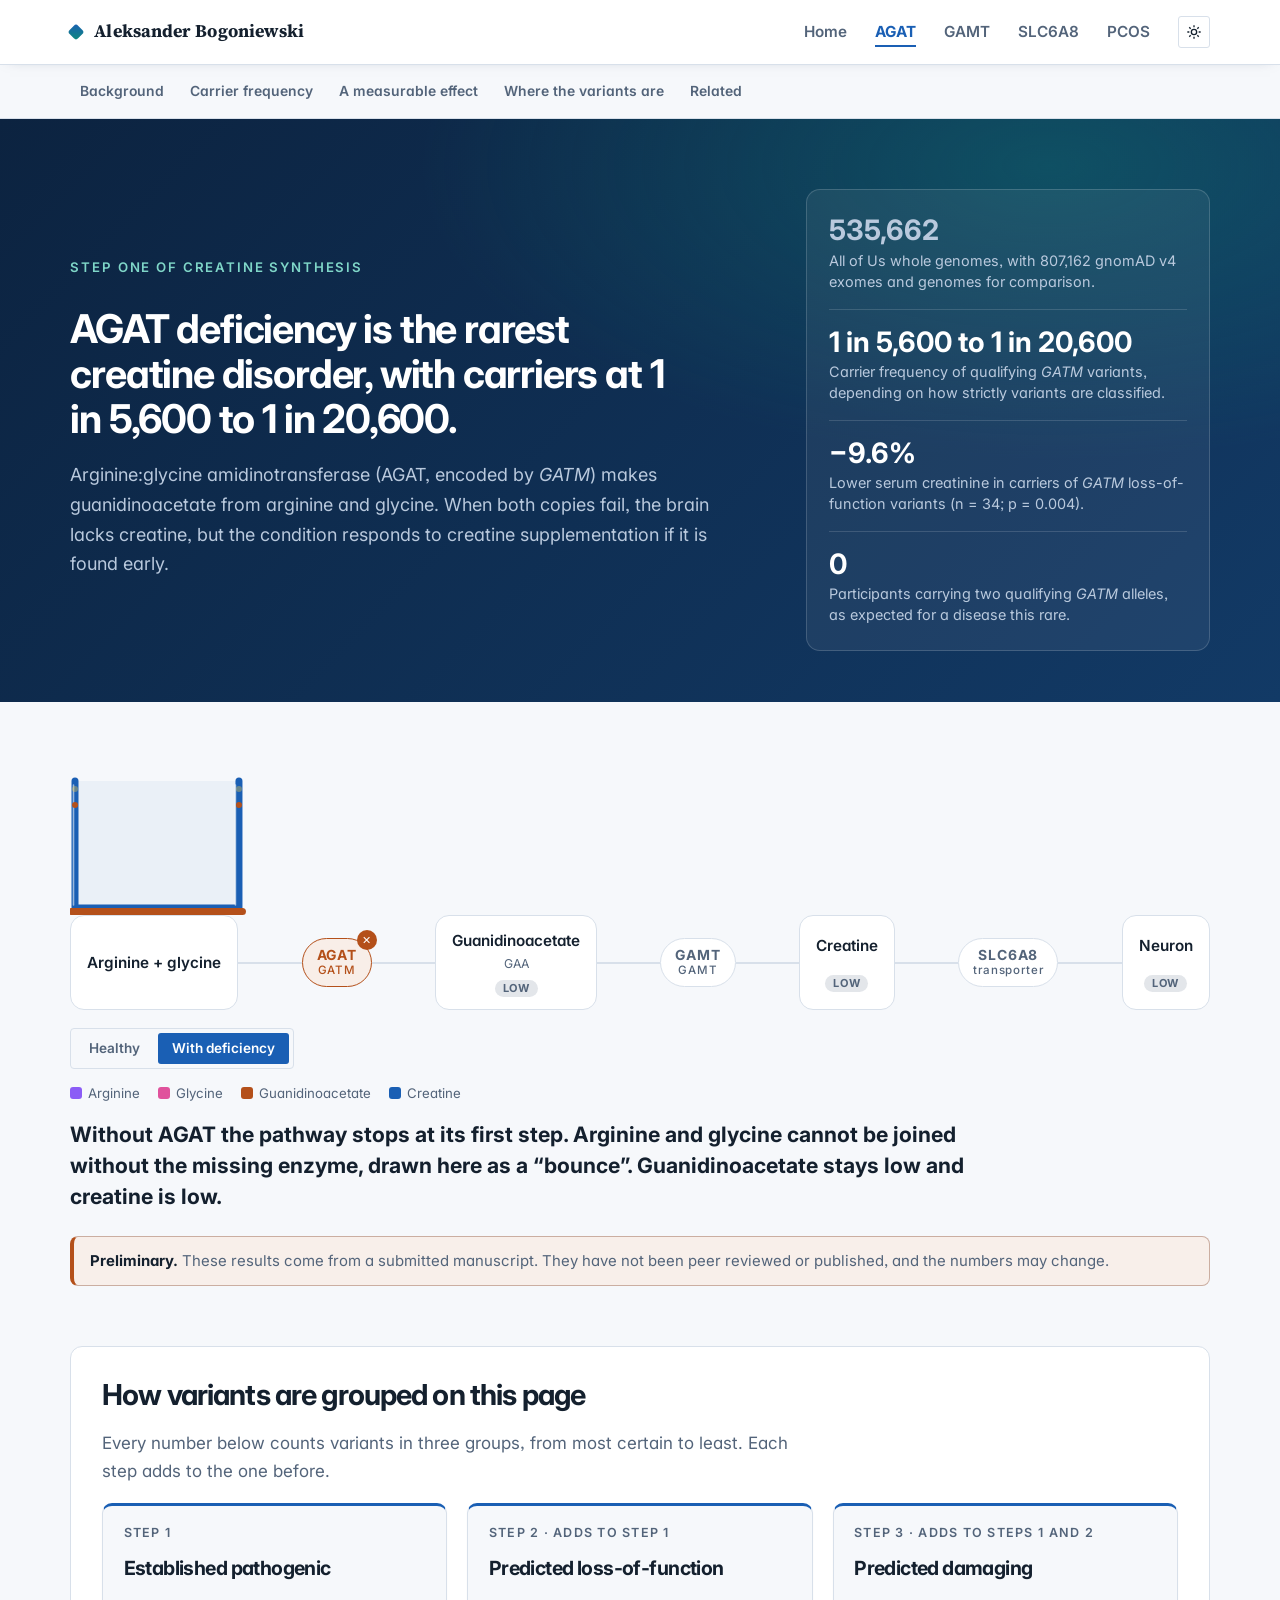
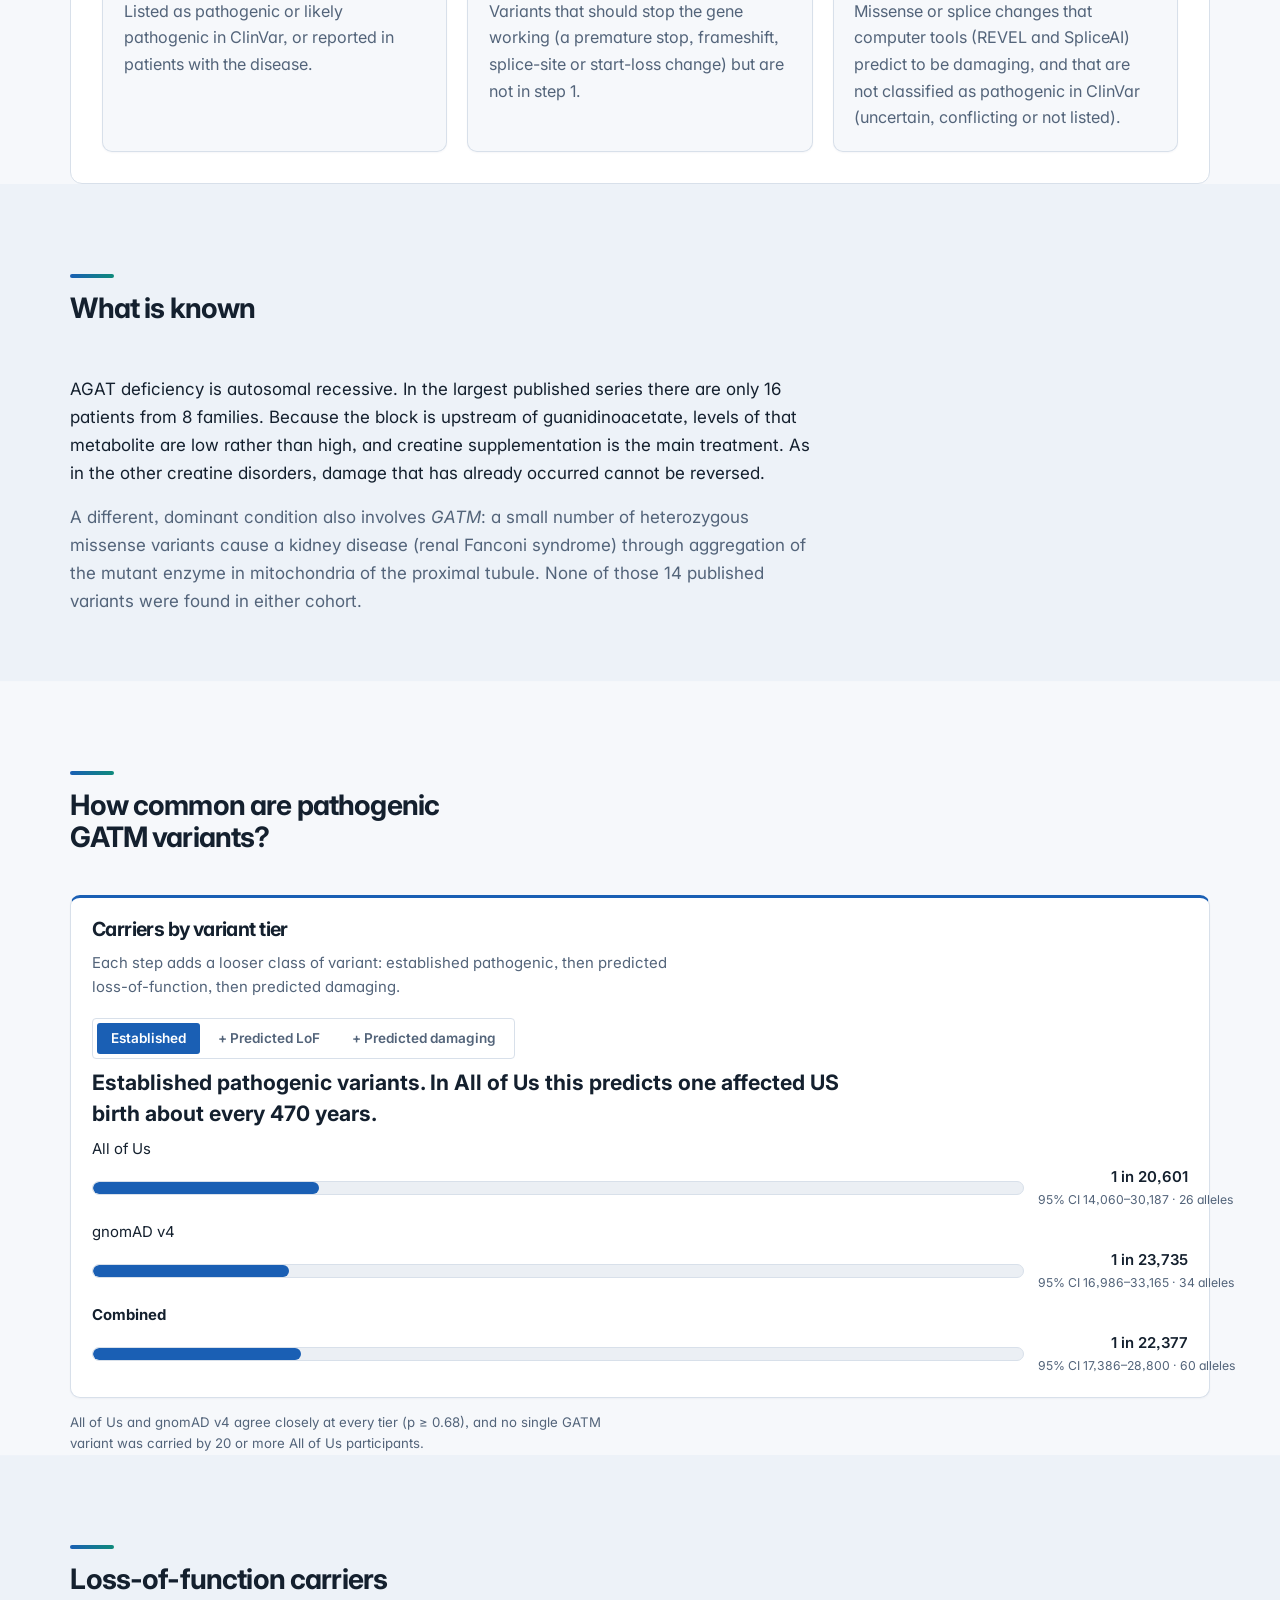
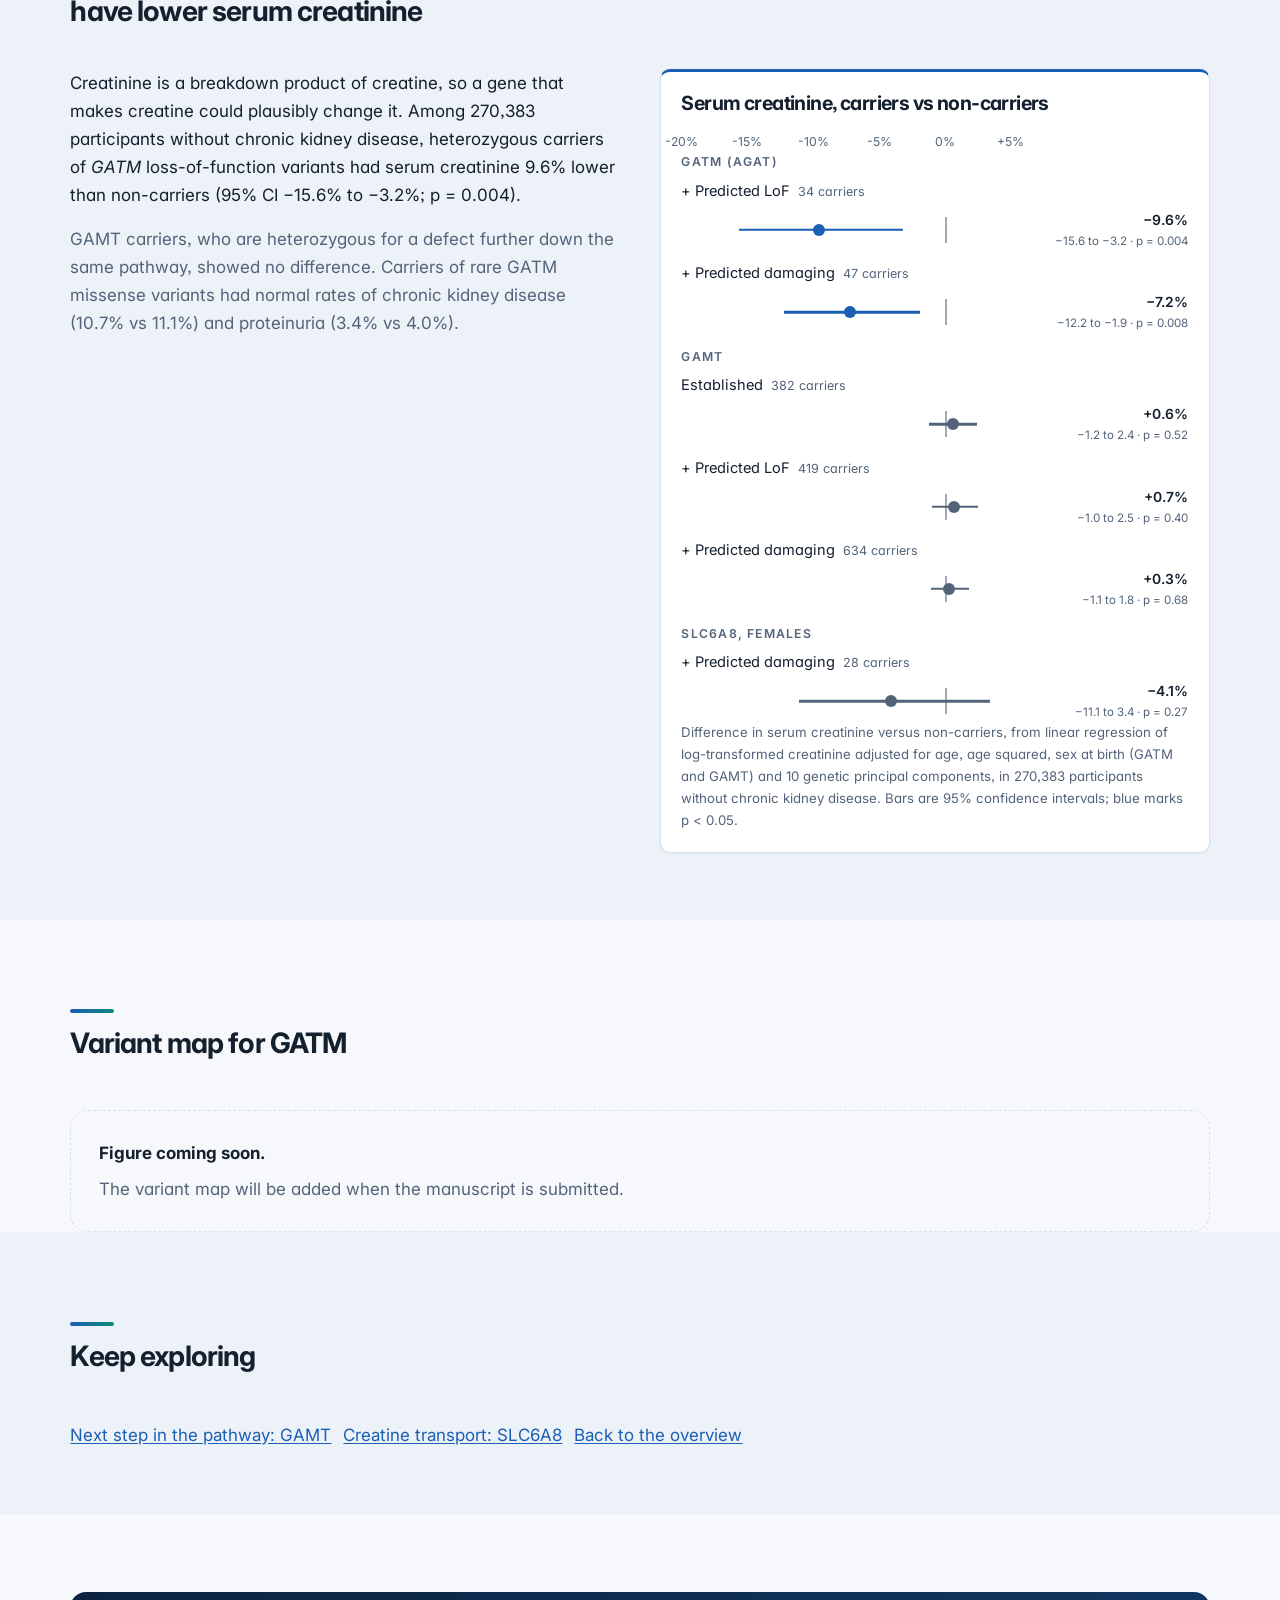
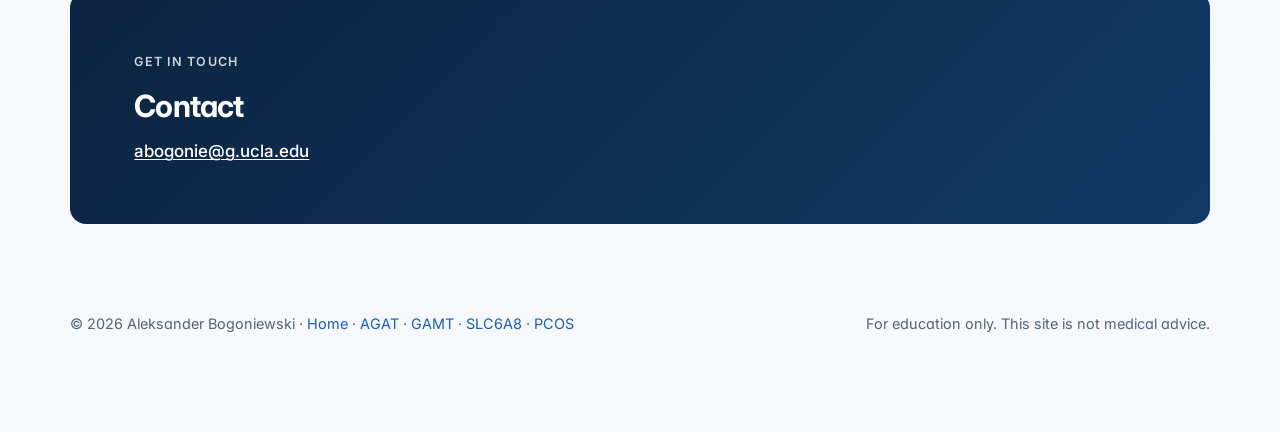
<file: agat.html>
<!doctype html>
<html lang="en">
<head>
<meta charset="utf-8">
<script>try{var t=localStorage.getItem("theme");if(t)document.documentElement.setAttribute("data-theme",t)}catch(e){}</script>
<meta name="viewport" content="width=device-width, initial-scale=1, viewport-fit=cover">
<meta name="description" content="AGAT (GATM) deficiency: population carrier frequency, serum creatinine and variant map from All of Us and gnomAD.">
<meta name="theme-color" content="#1d5bd8">
<link rel="icon" href="data:image/svg+xml,%3Csvg xmlns='http://www.w3.org/2000/svg' viewBox='0 0 32 32'%3E%3Ccircle cx='16' cy='16' r='9' fill='%231d5bd8'/%3E%3C/svg%3E">
<style>html{color-scheme:light}body{margin:0}img{max-width:100%}</style>
<title>AGAT · Aleksander Bogoniewski</title>
<link rel="canonical" href="https://abogonie.github.io/agat.html">
<meta property="og:type" content="website">
<meta property="og:title" content="AGAT · Aleksander Bogoniewski">
<meta property="og:description" content="AGAT (GATM) deficiency: population carrier frequency, serum creatinine and variant map from All of Us and gnomAD.">
<meta property="og:url" content="https://abogonie.github.io/agat.html">
<meta property="og:image" content="https://abogonie.github.io/img/organoid.jpg">
<meta name="twitter:card" content="summary_large_image">
<link rel="preconnect" href="https://fonts.googleapis.com">
<link rel="preconnect" href="https://fonts.gstatic.com" crossorigin>
<link rel="stylesheet" href="https://fonts.googleapis.com/css2?family=Inter:wght@400;500;600;700&family=Source+Serif+4:ital,opsz,wght@0,8..60,700;1,8..60,600&display=swap">
<link rel="stylesheet" href="style.css?v=20261028e">
</head>
<body>
<div class="progress" aria-hidden="true"></div>
<header class="nav">
  <div class="wrap">
    <a class="brand" href="index.html"><i></i>Aleksander Bogoniewski</a>
    <nav class="links" aria-label="Pages">
      <a href="index.html">Home</a>
      <a href="agat.html" aria-current="page">AGAT</a>
      <a href="gamt.html">GAMT</a>
      <a href="slc6a8.html">SLC6A8</a>
      <a href="pcos.html">PCOS</a>
      <button class="theme" id="theme" type="button" aria-label="Switch between light and dark">
        <svg width="16" height="16" viewBox="0 0 24 24" fill="none" stroke="currentColor" stroke-width="2" aria-hidden="true"><circle cx="12" cy="12" r="4"/><path d="M12 2v3M12 19v3M2 12h3M19 12h3M4.9 4.9l2.1 2.1M17 17l2.1 2.1M4.9 19.1L7 17M17 7l2.1-2.1"/></svg>
      </button>
    </nav>
  </div>
</header>

<main class="wrap" id="top">
  <div class="page-hero hero2">
<div class="ph-text">
<p class="label">Step one of creatine synthesis</p>
<h1>AGAT deficiency is the rarest creatine disorder, with carriers at 1 in 5,600 to 1 in 20,600.</h1>
<p class="lede">Arginine:glycine amidinotransferase (AGAT, encoded by <em class="gene">GATM</em>) makes guanidinoacetate from arginine and glycine. When both copies fail, the brain lacks creatine, but the condition responds to creatine supplementation if it is found early.</p>
</div>
<aside class="hero-card" aria-label="Key numbers"><div class="hs"><b><span data-count="535662">535,662</span></b><span>All of Us whole genomes, with 807,162 gnomAD v4 exomes and genomes for comparison.</span></div><div class="hs"><b>1 in 5,600 to 1 in 20,600</b><span>Carrier frequency of qualifying <span class="gene">GATM</span> variants, depending on how strictly variants are classified.</span></div><div class="hs"><b>−9.6%</b><span>Lower serum creatinine in carriers of <span class="gene">GATM</span> loss-of-function variants (n = 34; p = 0.004).</span></div><div class="hs"><b>0</b><span>Participants carrying two qualifying <span class="gene">GATM</span> alleles, as expected for a disease this rare.</span></div></aside>
  </div>
  <div class="defic rv" data-scene="agat"><div class="strip" role="group" aria-label="Creatine pathway with this page highlighted"><span class="met">Arginine + glycine</span><i class="flow" style="--d:0s" aria-hidden="true"></i><a class="enz on" href="agat.html">AGAT<small>GATM</small></a><i class="flow" style="--d:0.5s" aria-hidden="true"></i><span class="met">Guanidinoacetate<small>GAA</small></span><i class="flow" style="--d:1s" aria-hidden="true"></i><a class="enz" href="gamt.html">GAMT<small>GAMT</small></a><i class="flow" style="--d:1.5s" aria-hidden="true"></i><span class="met">Creatine</span><i class="flow" style="--d:2s" aria-hidden="true"></i><a class="enz" href="slc6a8.html">SLC6A8<small>transporter</small></a><i class="flow" style="--d:2.5s" aria-hidden="true"></i><span class="met">Neuron</span></div></div>

  <section>
    <div class="rv" style="display:grid;gap:18px"><div class="notice rv" role="note"><span aria-hidden="true">●</span><span><b>Preliminary.</b> These results come from a submitted manuscript. They have not been peer reviewed or published, and the numbers may change.</span></div></div>
    <div style="height:24px"></div>
    <div class="tierbox rv">
      <h2 class="tb-title">How variants are grouped on this page</h2>
      <p class="tb-lede">Every number below counts variants in three groups, from most certain to least. Each step adds to the one before.</p>
      <div class="grid">
        <div class="card"><span class="label">Step 1</span><h3>Established pathogenic</h3><p>Listed as pathogenic or likely pathogenic in ClinVar, or reported in patients with the disease.</p></div>
        <div class="card"><span class="label">Step 2 · adds to step 1</span><h3>Predicted loss-of-function</h3><p>Variants that should stop the gene working (a premature stop, frameshift, splice-site or start-loss change) but are not in step 1.</p></div>
        <div class="card"><span class="label">Step 3 · adds to steps 1 and 2</span><h3>Predicted damaging</h3><p>Missense or splice changes that computer tools (REVEL and SpliceAI) predict to be damaging, and that are not classified as pathogenic in ClinVar (uncertain, conflicting or not listed).</p></div>
      </div>
    </div>

  </section>

  <section id="background" data-nav="Background">
    <div class="sec-head rv">
      <p class="label">Background</p>
      <h2>What is known</h2>
    </div>
    <div class="prose rv">
      <p>AGAT deficiency is autosomal recessive. In the largest published series there are only 16 patients from 8 families. Because the block is upstream of guanidinoacetate, levels of that metabolite are low rather than high, and creatine supplementation is the main treatment. As in the other creatine disorders, damage that has already occurred cannot be reversed.</p>
      <p class="m">A different, dominant condition also involves <span class="gene">GATM</span>: a small number of heterozygous missense variants cause a kidney disease (renal Fanconi syndrome) through aggregation of the mutant enzyme in mitochondria of the proximal tubule. None of those 14 published variants were found in either cohort.</p>
    </div>
  </section>

  <section id="carrier-frequency" data-nav="Carrier frequency">
    <div class="sec-head rv">
      <p class="label">Carrier frequency</p>
      <h2>How common are pathogenic GATM variants?</h2>
    </div>
    <div class="panel rv">
      <h3>Carriers by variant tier</h3>
      <p class="sub">Each step adds a looser class of variant: established pathogenic, then predicted loss-of-function, then predicted damaging.</p>
      <div data-chart="agat-tiers"></div>
    </div>
    <p class="fine rv" style="margin-top:14px">All of Us and gnomAD v4 agree closely at every tier (p ≥ 0.68), and no single GATM variant was carried by 20 or more All of Us participants.</p>
  </section>

  <section id="a-measurable-effect" data-nav="A measurable effect">
    <div class="sec-head rv">
      <p class="label">A measurable effect</p>
      <h2>Loss-of-function carriers have lower serum creatinine</h2>
    </div>
    <div class="two">
      <div class="prose rv">
        <p>Creatinine is a breakdown product of creatine, so a gene that makes creatine could plausibly change it. Among 270,383 participants without chronic kidney disease, heterozygous carriers of <span class="gene">GATM</span> loss-of-function variants had serum creatinine 9.6% lower than non-carriers (95% CI −15.6% to −3.2%; p = 0.004).</p>
        <p class="m">GAMT carriers, who are heterozygous for a defect further down the same pathway, showed no difference. Carriers of rare GATM missense variants had normal rates of chronic kidney disease (10.7% vs 11.1%) and proteinuria (3.4% vs 4.0%).</p>
      </div>
      <div class="panel rv"><h3>Serum creatinine, carriers vs non-carriers</h3><div data-chart="forest"></div></div>
    </div>
  </section>

  <section id="where-the-variants-are" data-nav="Where the variants are">
    <div class="sec-head rv">
      <p class="label">Where the variants are</p>
      <h2>Variant map for GATM</h2>
    </div>
    <div class="placeholder rv"><strong>Figure coming soon.</strong><p>The variant map will be added when the manuscript is submitted.</p></div>
  </section>

  <section id="related" data-nav="Related">
    <div class="sec-head rv">
      <p class="label">Related</p>
      <h2>Keep exploring</h2>
    </div>
    <div class="nextlinks rv"><a class="btn" href="gamt.html">Next step in the pathway: GAMT</a><a class="btn" href="slc6a8.html">Creatine transport: SLC6A8</a><a class="btn" href="index.html#top">Back to the overview</a></div>
  </section>

  <section id="contact" style="padding-top:0">
    <div class="contact rv">
      <p class="label" style="color:inherit;opacity:.8">Get in touch</p>
      <h2>Contact</h2>
      <p class="addr"><a href="mailto:abogonie@g.ucla.edu">abogonie@g.ucla.edu</a></p>
    </div>
    <footer>
      <span>© 2026 Aleksander Bogoniewski · <a href="index.html">Home</a> · <a href="agat.html">AGAT</a> · <a href="gamt.html">GAMT</a> · <a href="slc6a8.html">SLC6A8</a> · <a href="pcos.html">PCOS</a></span>
      <span>For education only. This site is not medical advice.</span>
    </footer>
  </section>
</main>
<script src="site.js?v=20261028e" defer></script>
<script src="subnav.js?v=20261028e" defer></script>
<script src="popgen.js?v=20261028g" defer></script>
<script src="deficiency.js?v=20261028f" defer></script>
<script data-goatcounter="https://abogonie.goatcounter.com/count" async src="//gc.zgo.at/count.js"></script>
</body>
</html>
</file>
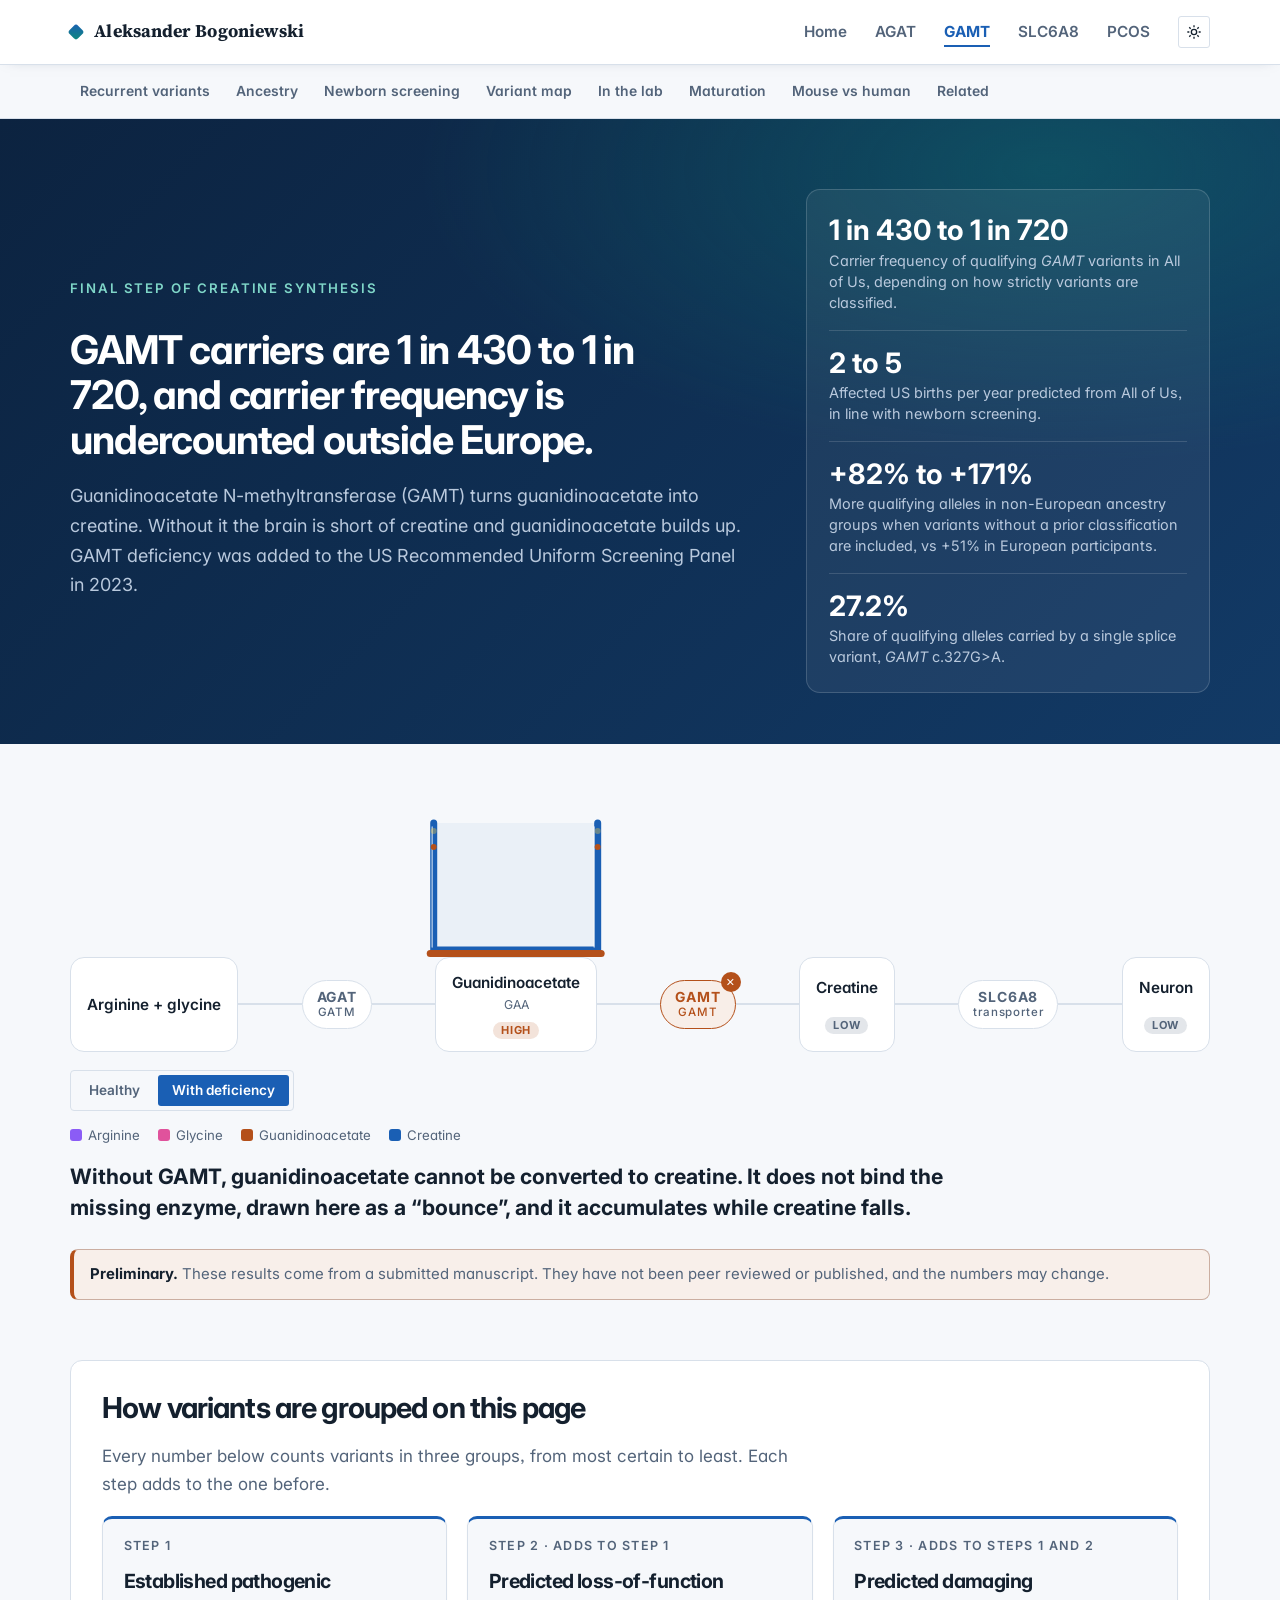
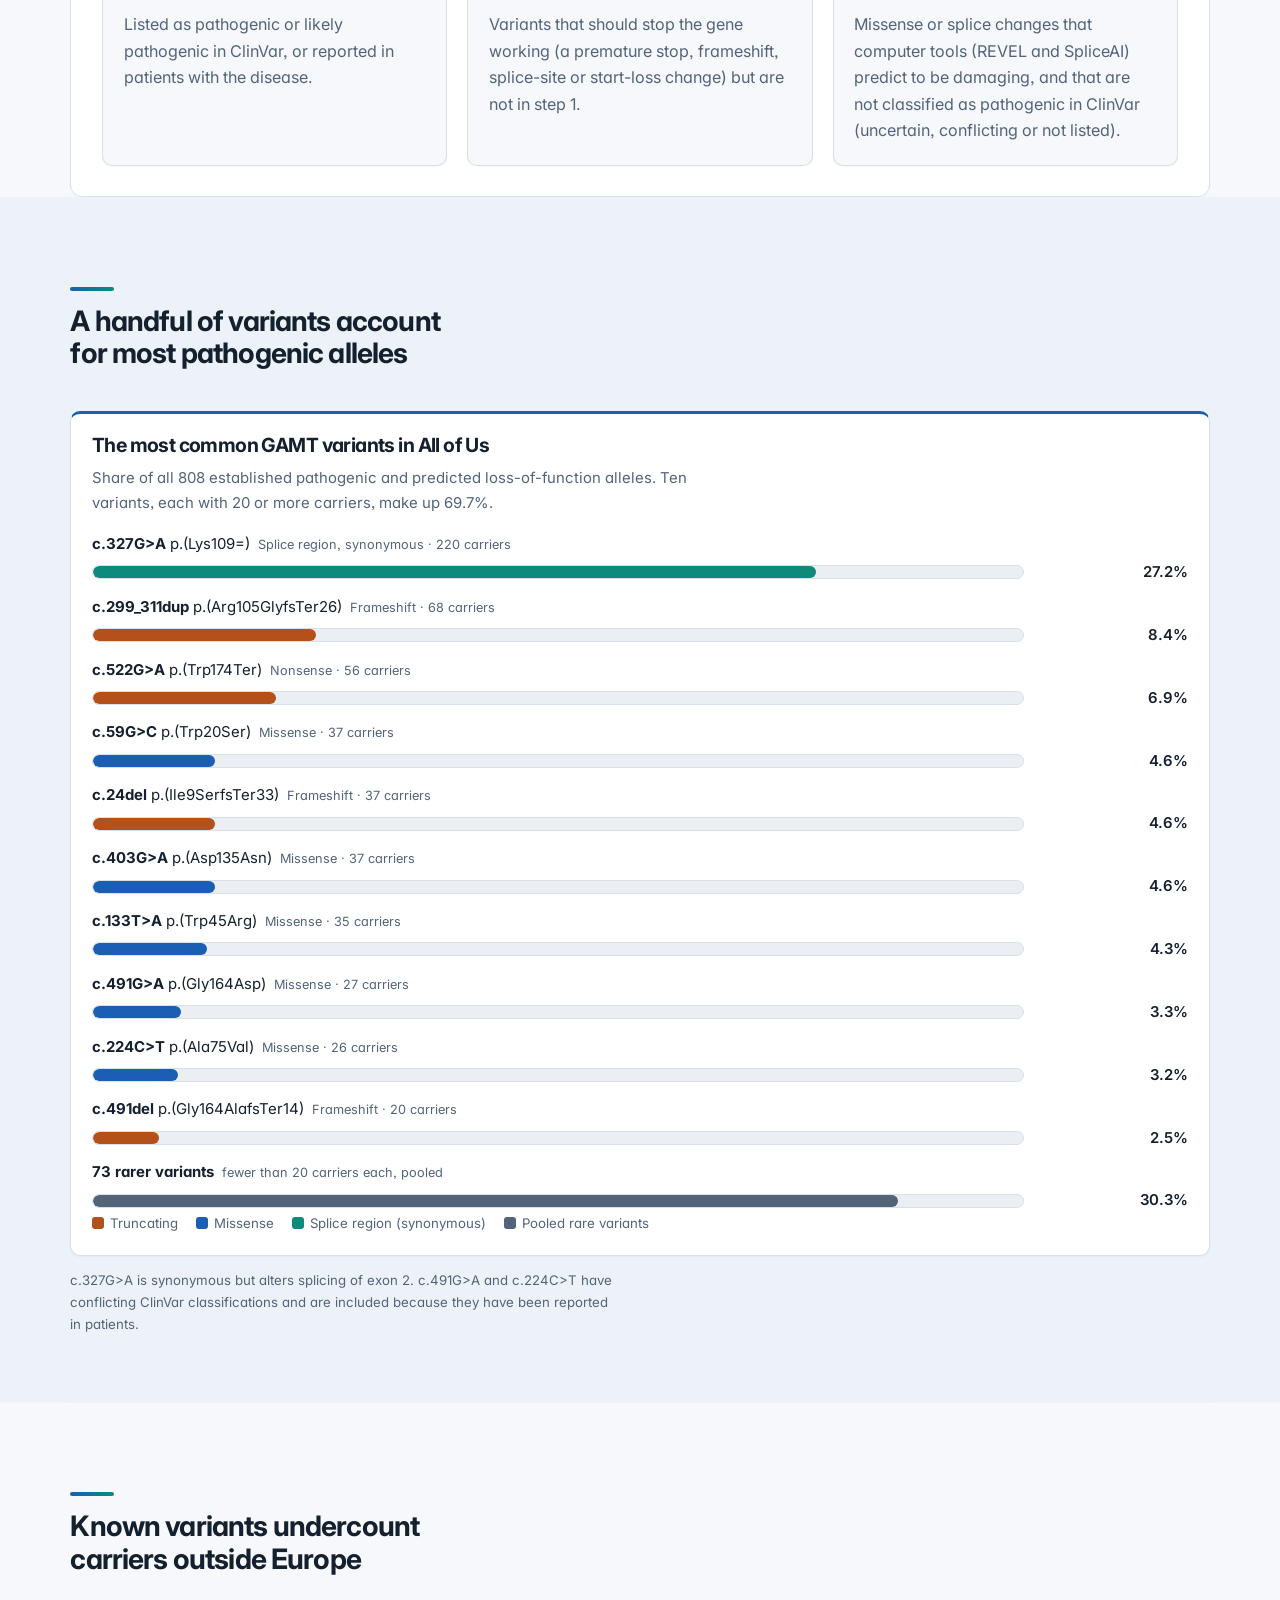
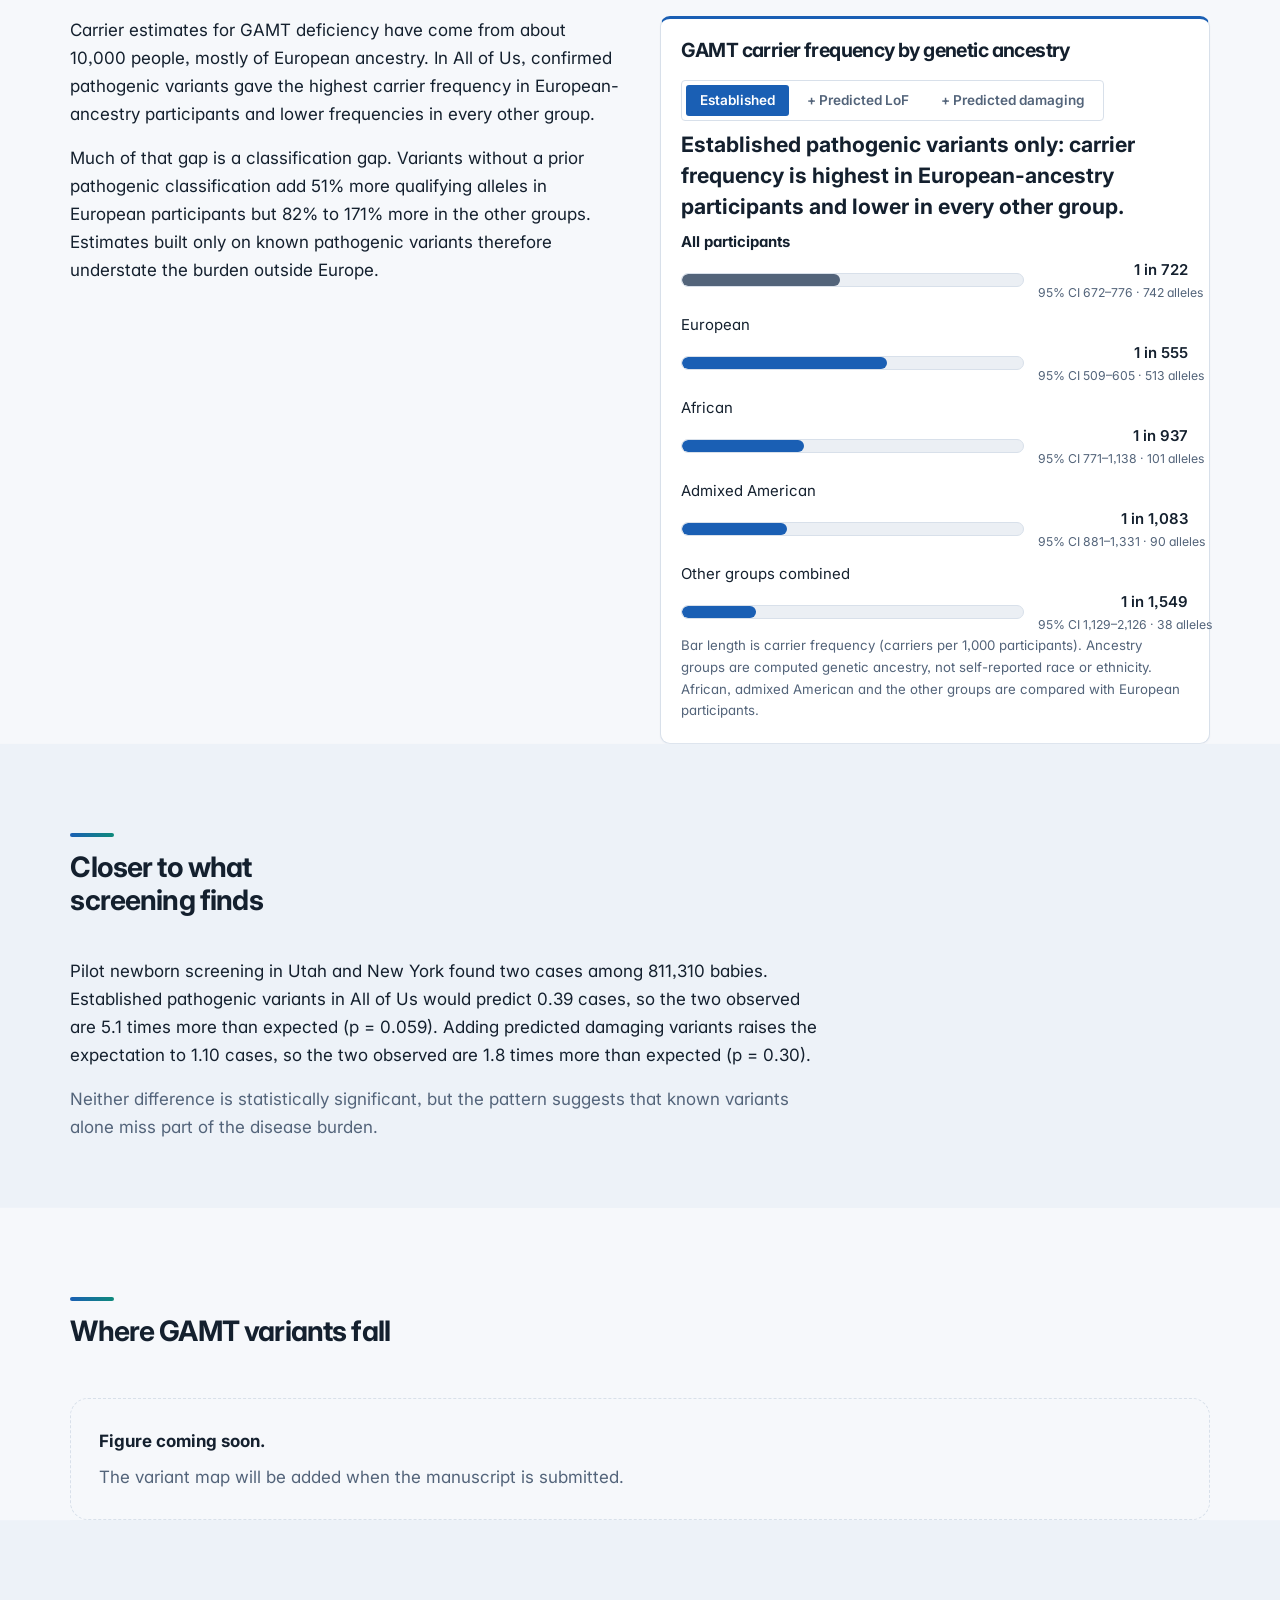
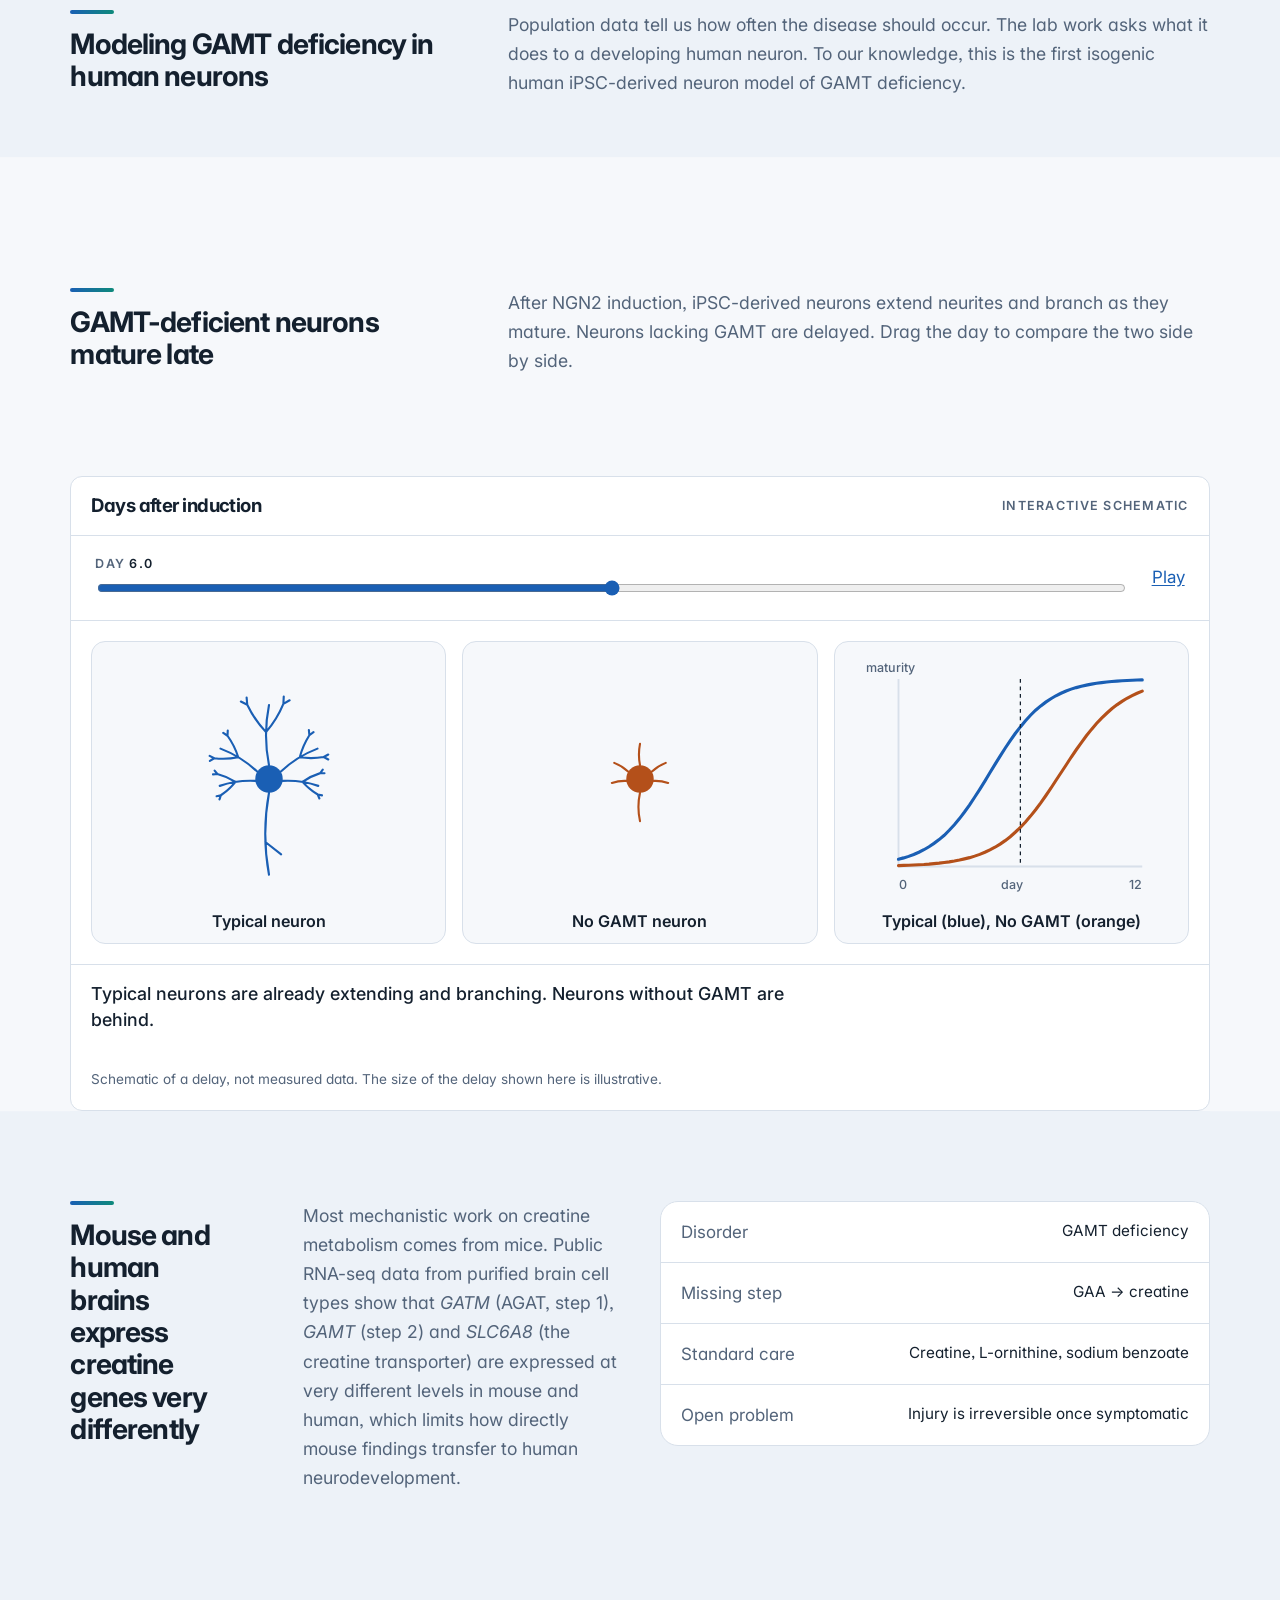
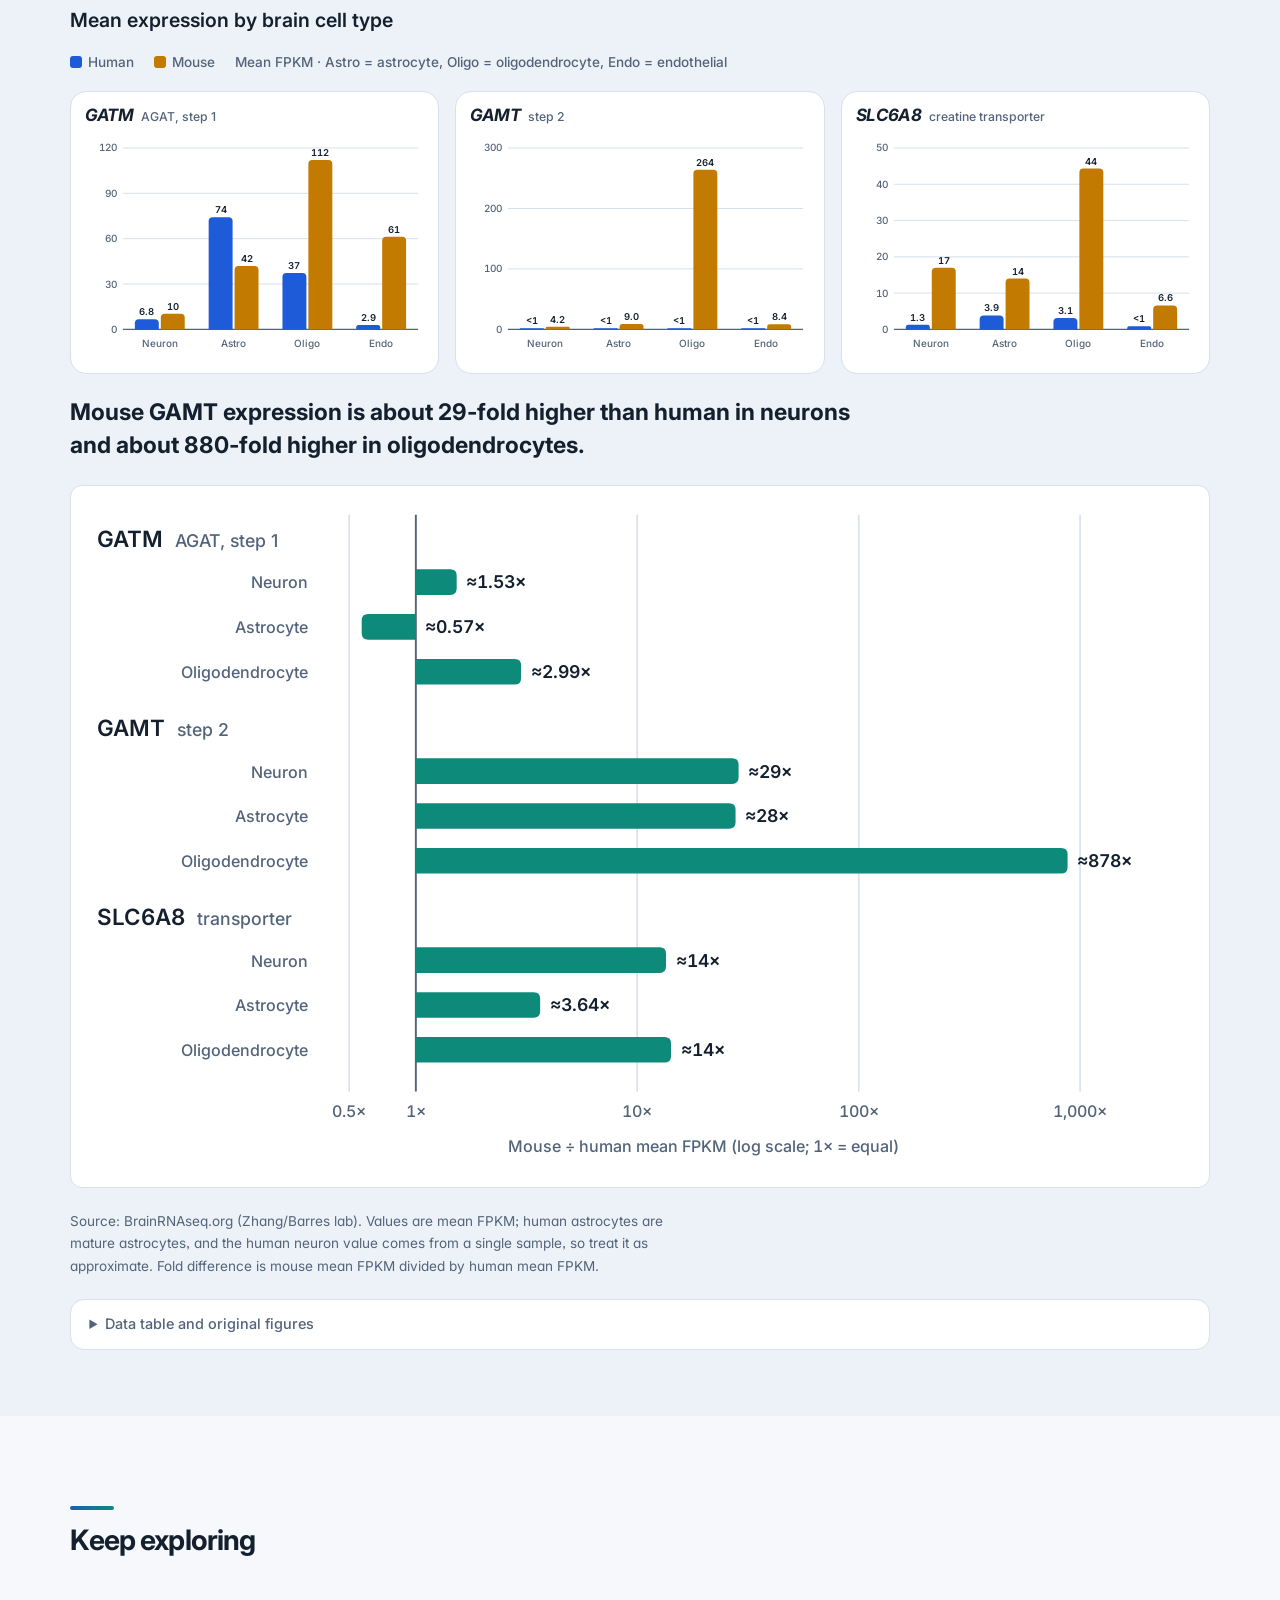
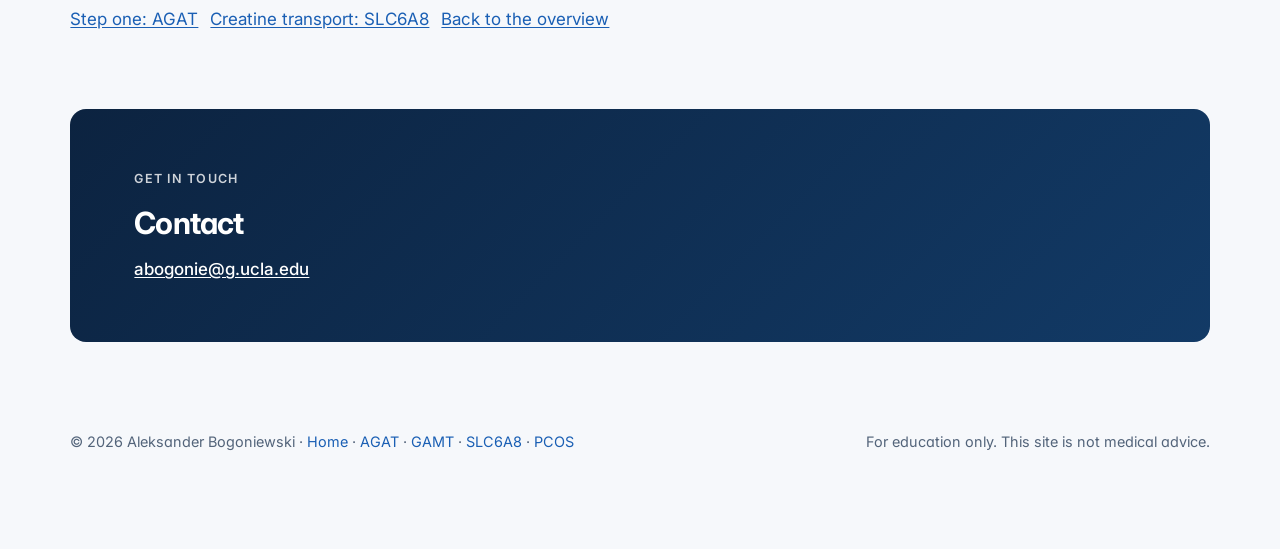
<file: gamt.html>
<!doctype html>
<html lang="en">
<head>
<meta charset="utf-8">
<script>try{var t=localStorage.getItem("theme");if(t)document.documentElement.setAttribute("data-theme",t)}catch(e){}</script>
<meta name="viewport" content="width=device-width, initial-scale=1, viewport-fit=cover">
<meta name="description" content="GAMT deficiency: carrier frequency, recurrent variants and ancestry from All of Us and gnomAD, plus iPSC neuron models.">
<meta name="theme-color" content="#1d5bd8">
<link rel="icon" href="data:image/svg+xml,%3Csvg xmlns='http://www.w3.org/2000/svg' viewBox='0 0 32 32'%3E%3Ccircle cx='16' cy='16' r='9' fill='%231d5bd8'/%3E%3C/svg%3E">
<style>html{color-scheme:light}body{margin:0}img{max-width:100%}</style>
<title>GAMT · Aleksander Bogoniewski</title>
<link rel="canonical" href="https://abogonie.github.io/gamt.html">
<meta property="og:type" content="website">
<meta property="og:title" content="GAMT · Aleksander Bogoniewski">
<meta property="og:description" content="GAMT deficiency: carrier frequency, recurrent variants and ancestry from All of Us and gnomAD, plus iPSC neuron models.">
<meta property="og:url" content="https://abogonie.github.io/gamt.html">
<meta property="og:image" content="https://abogonie.github.io/img/organoid.jpg">
<meta name="twitter:card" content="summary_large_image">
<link rel="preconnect" href="https://fonts.googleapis.com">
<link rel="preconnect" href="https://fonts.gstatic.com" crossorigin>
<link rel="stylesheet" href="https://fonts.googleapis.com/css2?family=Inter:wght@400;500;600;700&family=Source+Serif+4:ital,opsz,wght@0,8..60,700;1,8..60,600&display=swap">
<link rel="stylesheet" href="style.css?v=20261028e">
</head>
<body>
<div class="progress" aria-hidden="true"></div>
<header class="nav">
  <div class="wrap">
    <a class="brand" href="index.html"><i></i>Aleksander Bogoniewski</a>
    <nav class="links" aria-label="Pages">
      <a href="index.html">Home</a>
      <a href="agat.html">AGAT</a>
      <a href="gamt.html" aria-current="page">GAMT</a>
      <a href="slc6a8.html">SLC6A8</a>
      <a href="pcos.html">PCOS</a>
      <button class="theme" id="theme" type="button" aria-label="Switch between light and dark">
        <svg width="16" height="16" viewBox="0 0 24 24" fill="none" stroke="currentColor" stroke-width="2" aria-hidden="true"><circle cx="12" cy="12" r="4"/><path d="M12 2v3M12 19v3M2 12h3M19 12h3M4.9 4.9l2.1 2.1M17 17l2.1 2.1M4.9 19.1L7 17M17 7l2.1-2.1"/></svg>
      </button>
    </nav>
  </div>
</header>

<main class="wrap" id="top">
  <div class="page-hero hero2">
<div class="ph-text">
<p class="label">Final step of creatine synthesis</p>
<h1>GAMT carriers are 1 in 430 to 1 in 720, and carrier frequency is undercounted outside Europe.</h1>
<p class="lede">Guanidinoacetate N-methyltransferase (GAMT) turns guanidinoacetate into creatine. Without it the brain is short of creatine and guanidinoacetate builds up. GAMT deficiency was added to the US Recommended Uniform Screening Panel in 2023.</p>
</div>
<aside class="hero-card" aria-label="Key numbers"><div class="hs"><b>1 in 430 to 1 in 720</b><span>Carrier frequency of qualifying <span class="gene">GAMT</span> variants in All of Us, depending on how strictly variants are classified.</span></div><div class="hs"><b>2 to 5</b><span>Affected US births per year predicted from All of Us, in line with newborn screening.</span></div><div class="hs"><b>+82% to +171%</b><span>More qualifying alleles in non-European ancestry groups when variants without a prior classification are included, vs +51% in European participants.</span></div><div class="hs"><b>27.2%</b><span>Share of qualifying alleles carried by a single splice variant, <span class="gene">GAMT</span> c.327G&gt;A.</span></div></aside>
  </div>
  <div class="defic rv" data-scene="gamt"><div class="strip" role="group" aria-label="Creatine pathway with this page highlighted"><span class="met">Arginine + glycine</span><i class="flow" style="--d:0s" aria-hidden="true"></i><a class="enz" href="agat.html">AGAT<small>GATM</small></a><i class="flow" style="--d:0.5s" aria-hidden="true"></i><span class="met">Guanidinoacetate<small>GAA</small></span><i class="flow" style="--d:1s" aria-hidden="true"></i><a class="enz on" href="gamt.html">GAMT<small>GAMT</small></a><i class="flow" style="--d:1.5s" aria-hidden="true"></i><span class="met">Creatine</span><i class="flow" style="--d:2s" aria-hidden="true"></i><a class="enz" href="slc6a8.html">SLC6A8<small>transporter</small></a><i class="flow" style="--d:2.5s" aria-hidden="true"></i><span class="met">Neuron</span></div></div>

  <section>
    <div class="rv" style="display:grid;gap:18px"><div class="notice rv" role="note"><span aria-hidden="true">●</span><span><b>Preliminary.</b> These results come from a submitted manuscript. They have not been peer reviewed or published, and the numbers may change.</span></div></div>
    <div style="height:24px"></div>
    <div class="tierbox rv">
      <h2 class="tb-title">How variants are grouped on this page</h2>
      <p class="tb-lede">Every number below counts variants in three groups, from most certain to least. Each step adds to the one before.</p>
      <div class="grid">
        <div class="card"><span class="label">Step 1</span><h3>Established pathogenic</h3><p>Listed as pathogenic or likely pathogenic in ClinVar, or reported in patients with the disease.</p></div>
        <div class="card"><span class="label">Step 2 · adds to step 1</span><h3>Predicted loss-of-function</h3><p>Variants that should stop the gene working (a premature stop, frameshift, splice-site or start-loss change) but are not in step 1.</p></div>
        <div class="card"><span class="label">Step 3 · adds to steps 1 and 2</span><h3>Predicted damaging</h3><p>Missense or splice changes that computer tools (REVEL and SpliceAI) predict to be damaging, and that are not classified as pathogenic in ClinVar (uncertain, conflicting or not listed).</p></div>
      </div>
    </div>

  </section>

  <section id="recurrent-variants" data-nav="Recurrent variants">
    <div class="sec-head rv">
      <p class="label">Recurrent variants</p>
      <h2>A handful of variants account for most pathogenic alleles</h2>
    </div>
    <div class="panel rv">
      <h3>The most common GAMT variants in All of Us</h3>
      <p class="sub">Share of all 808 established pathogenic and predicted loss-of-function alleles. Ten variants, each with 20 or more carriers, make up 69.7%.</p>
      <div data-chart="gamt-variants"></div>
    </div>
    <p class="fine rv" style="margin-top:14px">c.327G&gt;A is synonymous but alters splicing of exon 2. c.491G&gt;A and c.224C&gt;T have conflicting ClinVar classifications and are included because they have been reported in patients.</p>
  </section>

  <section id="ancestry" data-nav="Ancestry">
    <div class="sec-head rv">
      <p class="label">Ancestry</p>
      <h2>Known variants undercount carriers outside Europe</h2>
    </div>
    <div class="two">
      <div class="prose rv">
        <p>Carrier estimates for GAMT deficiency have come from about 10,000 people, mostly of European ancestry. In All of Us, confirmed pathogenic variants gave the highest carrier frequency in European-ancestry participants and lower frequencies in every other group.</p>
        <p>Much of that gap is a classification gap. Variants without a prior pathogenic classification add 51% more qualifying alleles in European participants but 82% to 171% more in the other groups. Estimates built only on known pathogenic variants therefore understate the burden outside Europe.</p>
      </div>
      <div class="panel rv"><h3>GAMT carrier frequency by genetic ancestry</h3><div data-chart="gamt-ancestry"></div></div>
    </div>
  </section>

  <section id="newborn-screening" data-nav="Newborn screening">
    <div class="sec-head rv">
      <p class="label">Newborn screening</p>
      <h2>Closer to what screening finds</h2>
    </div>
    <div class="prose rv">
      <p>Pilot newborn screening in Utah and New York found two cases among 811,310 babies. Established pathogenic variants in All of Us would predict 0.39 cases, so the two observed are 5.1 times more than expected (p = 0.059). Adding predicted damaging variants raises the expectation to 1.10 cases, so the two observed are 1.8 times more than expected (p = 0.30).</p>
      <p class="m">Neither difference is statistically significant, but the pattern suggests that known variants alone miss part of the disease burden.</p>
    </div>
  </section>

  <section id="variant-map" data-nav="Variant map">
    <div class="sec-head rv">
      <p class="label">Variant map</p>
      <h2>Where GAMT variants fall</h2>
    </div>
    <div class="placeholder rv"><strong>Figure coming soon.</strong><p>The variant map will be added when the manuscript is submitted.</p></div>
  </section>

  <section id="lab" data-nav="In the lab" style="padding-bottom:0">
    <div class="sec-head rv">
      <p class="label">In the lab</p>
      <h2>Modeling GAMT deficiency in human neurons</h2>
      <p>Population data tell us how often the disease should occur. The lab work asks what it does to a developing human neuron. To our knowledge, this is the first isogenic human iPSC-derived neuron model of GAMT deficiency.</p>
    </div>
  </section>
  <section id="maturation" data-nav="Maturation">
    <div class="sec-head rv">
      <p class="label">Maturation</p>
      <h2>GAMT-deficient neurons mature late</h2>
      <p>After NGN2 induction, iPSC-derived neurons extend neurites and branch as they mature. Neurons lacking GAMT are delayed. Drag the day to compare the two side by side.</p>
    </div>
    <div class="demo rv" id="mat">
      <div class="demo-head">
        <h2>Days after induction</h2>
        <span class="label">Interactive schematic</span>
      </div>
      <div class="controls">
        <label class="range" for="day"><span class="label">Day <output id="dayOut">6</output></span><input id="day" type="range" min="0" max="12" step="0.1" value="6"></label>
        <button class="btn" id="play" type="button">Play</button>
      </div>
      <div class="mat-grid">
        <figure class="typ"><svg viewBox="0 0 240 200" role="img" aria-label="Schematic neuron from typical cells"><path class="nstroke" id="pTyp"/><circle class="soma" cx="120" cy="100" r="11"/></svg><figcaption>Typical neuron</figcaption></figure>
        <figure class="ko"><svg viewBox="0 0 240 200" role="img" aria-label="Schematic neuron from cells without GAMT"><path class="nstroke" id="pKO"/><circle class="soma" cx="120" cy="100" r="11"/></svg><figcaption>No GAMT neuron</figcaption></figure>
        <figure class="curve"><svg id="curve" viewBox="0 0 240 200" role="img" aria-label="Maturity over days for typical neurons and neurons without GAMT"><path class="axis" d="M30 20 V170 H225"/><text x="30" y="188">0</text><text x="214" y="188">12</text><text x="112" y="188">day</text><text x="4" y="14">maturity</text><path class="c c-typ" id="cTyp"/><path class="c c-ko" id="cKO"/><line class="marker" id="mk" x1="30" x2="30" y1="20" y2="170"/></svg><figcaption>Typical (blue), No GAMT (orange)</figcaption></figure>
      </div>
      <div class="readout" aria-live="polite">
        <p id="matStory"></p>
        <p class="fine">Schematic of a delay, not measured data. The size of the delay shown here is illustrative.</p>
      </div>
    </div>
  </section>

  <section id="species" data-nav="Mouse vs human">
    <div class="callout">
      <div class="sec-head rv" style="margin-bottom:0">
        <p class="label">Species divergence</p>
        <h2>Mouse and human brains express creatine genes very differently</h2>
        <p>Most mechanistic work on creatine metabolism comes from mice. Public RNA-seq data from purified brain cell types show that <span class="gene">GATM</span> (AGAT, step 1), <span class="gene">GAMT</span> (step 2) and <span class="gene">SLC6A8</span> (the creatine transporter) are expressed at very different levels in mouse and human, which limits how directly mouse findings transfer to human neurodevelopment.</p>
      </div>
      <div class="facts rv">
        <div><span>Disorder</span><span>GAMT deficiency</span></div>
        <div><span>Missing step</span><span>GAA → creatine</span></div>
        <div><span>Standard care</span><span>Creatine, L-ornithine, sodium benzoate</span></div>
        <div><span>Open problem</span><span>Injury is irreversible once symptomatic</span></div>
      </div>
    </div>

    <div class="charts rv">
      <p class="ch-title">Mean expression by brain cell type</p>
      <div class="legend" role="list"><span role="listitem"><i class="sw h"></i>Human</span><span role="listitem"><i class="sw m"></i>Mouse</span><span>Mean FPKM · Astro = astrocyte, Oligo = oligodendrocyte, Endo = endothelial</span></div>
      <div class="facets" id="facets"></div>

      <p class="takeaway" id="takeaway">Mouse GAMT expression is about 29-fold higher than human in neurons and about 880-fold higher in oligodendrocytes.</p>
      <div class="fold-wrap"><svg id="fold" viewBox="0 0 690 400" role="img" aria-label="Horizontal bars on a log scale showing mouse to human fold difference in GATM, GAMT and SLC6A8 expression in neurons, astrocytes and oligodendrocytes"></svg></div>
      <p class="src">Source: BrainRNAseq.org (Zhang/Barres lab). Values are mean FPKM; human astrocytes are mature astrocytes, and the human neuron value comes from a single sample, so treat it as approximate. Fold difference is mouse mean FPKM divided by human mean FPKM.</p>

      <details class="data">
        <summary>Data table and original figures</summary>
        <div class="tbl"><table id="tbl"></table></div>
        <img src="img/fpkm.png" width="1400" height="805" loading="lazy" alt="Original figure: GATM, GAMT and SLC6A8 expression in human versus mouse brain cell types, with error bars">
        <img src="img/fold.png" width="1400" height="805" loading="lazy" alt="Original figure: fold difference in GATM, GAMT and SLC6A8 expression, mouse versus human, log10 scale">
      </details>
    </div>
  </section>


  <section id="related" data-nav="Related">
    <div class="sec-head rv">
      <p class="label">Related</p>
      <h2>Keep exploring</h2>
    </div>
    <div class="nextlinks rv"><a class="btn" href="agat.html">Step one: AGAT</a><a class="btn" href="slc6a8.html">Creatine transport: SLC6A8</a><a class="btn" href="index.html#top">Back to the overview</a></div>
  </section>

  <section id="contact" style="padding-top:0">
    <div class="contact rv">
      <p class="label" style="color:inherit;opacity:.8">Get in touch</p>
      <h2>Contact</h2>
      <p class="addr"><a href="mailto:abogonie@g.ucla.edu">abogonie@g.ucla.edu</a></p>
    </div>
    <footer>
      <span>© 2026 Aleksander Bogoniewski · <a href="index.html">Home</a> · <a href="agat.html">AGAT</a> · <a href="gamt.html">GAMT</a> · <a href="slc6a8.html">SLC6A8</a> · <a href="pcos.html">PCOS</a></span>
      <span>For education only. This site is not medical advice.</span>
    </footer>
  </section>
</main>
<script src="site.js?v=20261028e" defer></script>
<script src="subnav.js?v=20261028e" defer></script>
<script src="popgen.js?v=20261028g" defer></script>
<script src="maturation.js?v=20261028e" defer></script>
<script src="species.js?v=20261028g" defer></script>
<script src="deficiency.js?v=20261028f" defer></script>
<script data-goatcounter="https://abogonie.goatcounter.com/count" async src="//gc.zgo.at/count.js"></script>
</body>
</html>
</file>
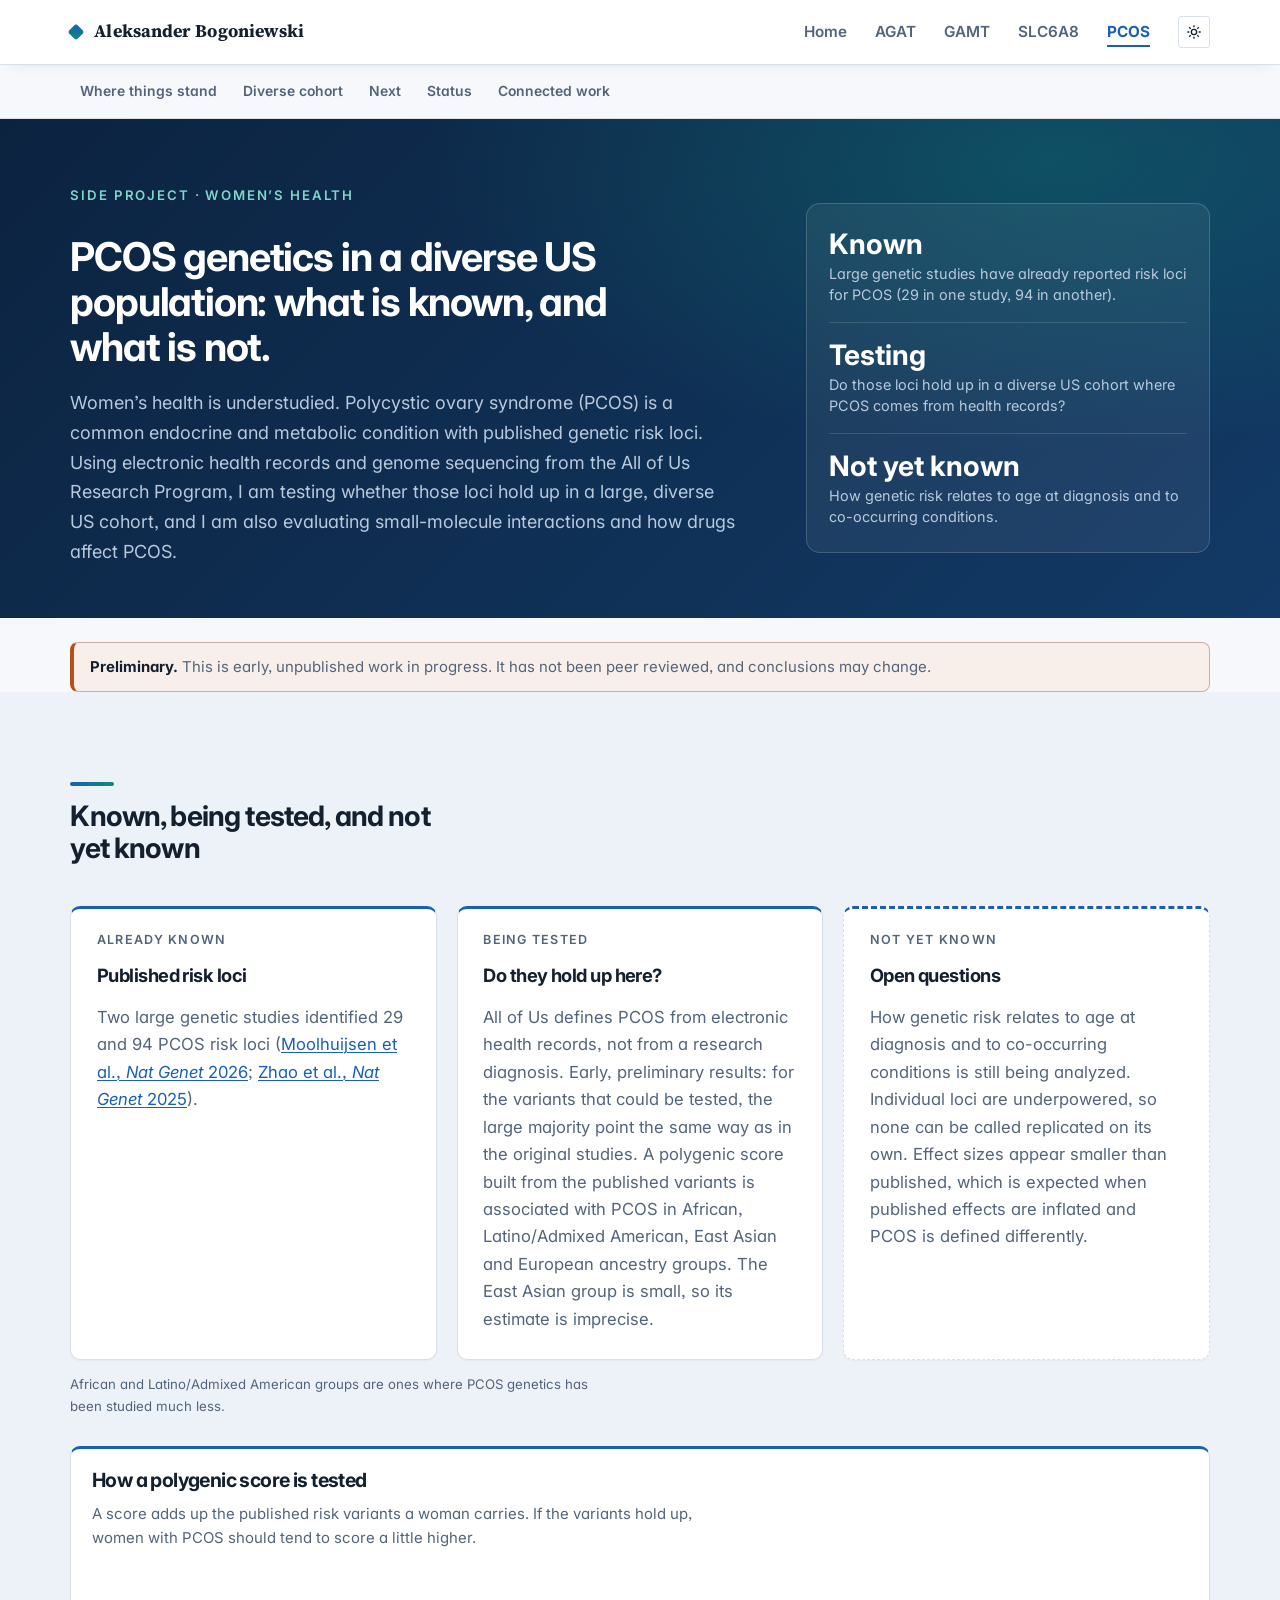
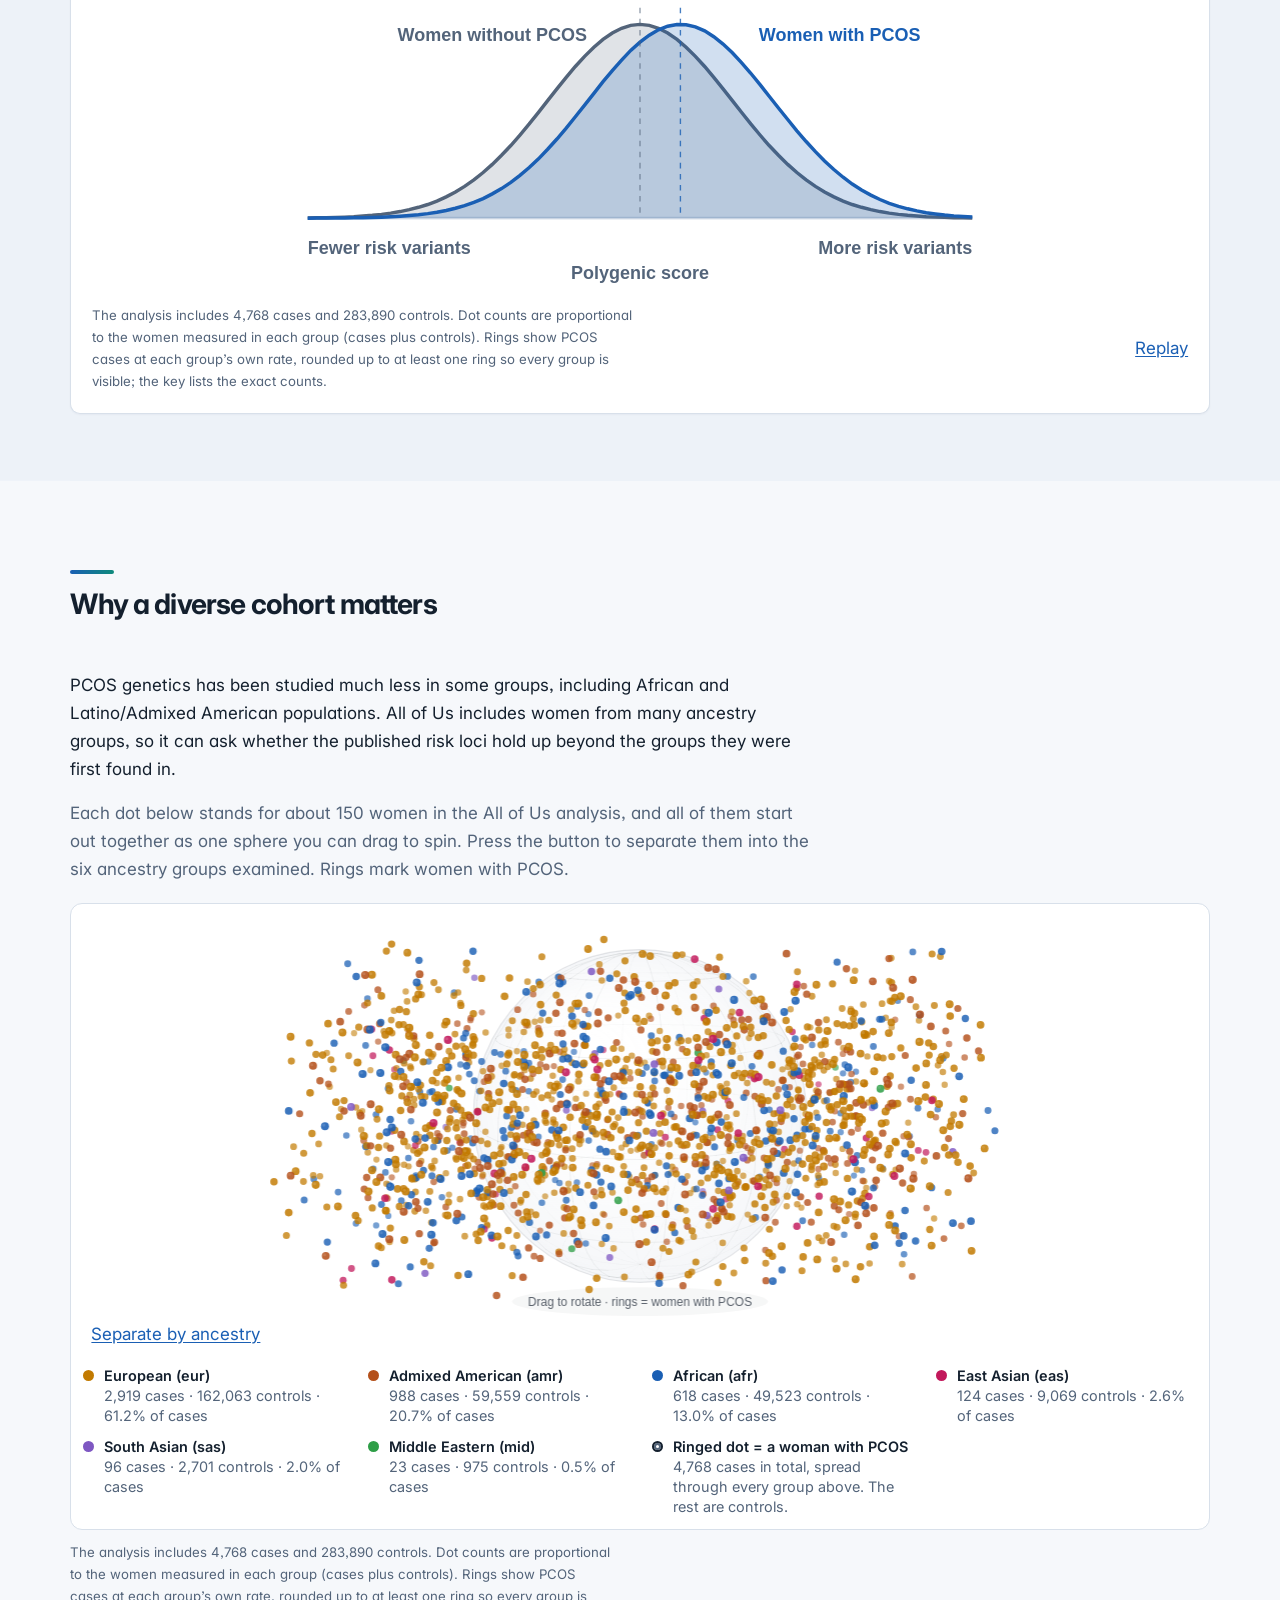
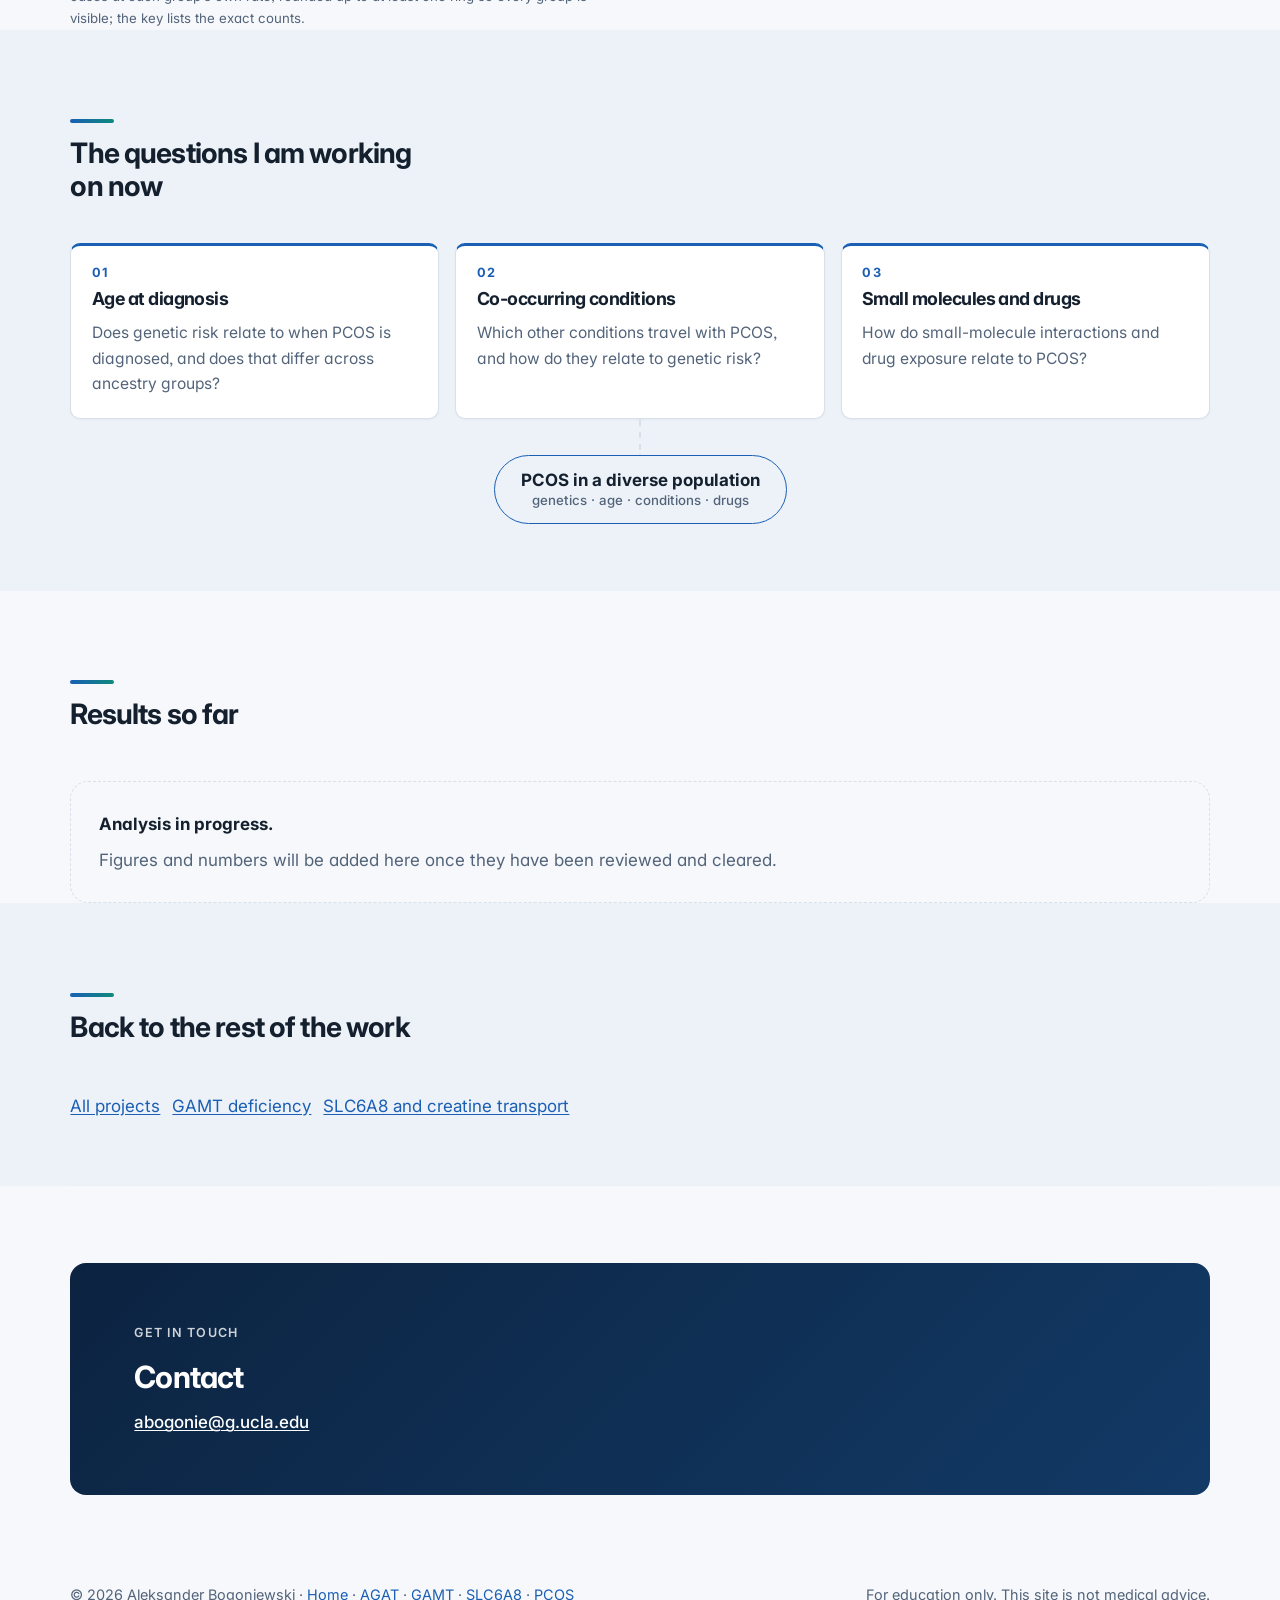
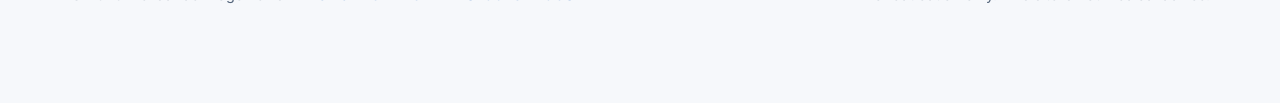
<file: pcos.html>
<!doctype html>
<html lang="en">
<head>
<meta charset="utf-8">
<script>try{var t=localStorage.getItem("theme");if(t)document.documentElement.setAttribute("data-theme",t)}catch(e){}</script>
<meta name="viewport" content="width=device-width, initial-scale=1, viewport-fit=cover">
<meta name="description" content="PCOS side project: testing published genetic risk loci in a diverse US cohort, plus drug and small-molecule analyses.">
<meta name="theme-color" content="#1d5bd8">
<link rel="icon" href="data:image/svg+xml,%3Csvg xmlns='http://www.w3.org/2000/svg' viewBox='0 0 32 32'%3E%3Ccircle cx='16' cy='16' r='9' fill='%231d5bd8'/%3E%3C/svg%3E">
<style>html{color-scheme:light}body{margin:0}img{max-width:100%}</style>
<title>PCOS · Aleksander Bogoniewski</title>
<link rel="canonical" href="https://abogonie.github.io/pcos.html">
<meta property="og:type" content="website">
<meta property="og:title" content="PCOS · Aleksander Bogoniewski">
<meta property="og:description" content="PCOS side project: testing published genetic risk loci in a diverse US cohort, plus drug and small-molecule analyses.">
<meta property="og:url" content="https://abogonie.github.io/pcos.html">
<meta property="og:image" content="https://abogonie.github.io/img/organoid.jpg">
<meta name="twitter:card" content="summary_large_image">
<link rel="preconnect" href="https://fonts.googleapis.com">
<link rel="preconnect" href="https://fonts.gstatic.com" crossorigin>
<link rel="stylesheet" href="https://fonts.googleapis.com/css2?family=Inter:wght@400;500;600;700&family=Source+Serif+4:ital,opsz,wght@0,8..60,700;1,8..60,600&display=swap">
<link rel="stylesheet" href="style.css?v=20261028e">
</head>
<body>
<div class="progress" aria-hidden="true"></div>
<header class="nav">
  <div class="wrap">
    <a class="brand" href="index.html"><i></i>Aleksander Bogoniewski</a>
    <nav class="links" aria-label="Pages">
      <a href="index.html">Home</a>
      <a href="agat.html">AGAT</a>
      <a href="gamt.html">GAMT</a>
      <a href="slc6a8.html">SLC6A8</a>
      <a href="pcos.html" aria-current="page">PCOS</a>
      <button class="theme" id="theme" type="button" aria-label="Switch between light and dark">
        <svg width="16" height="16" viewBox="0 0 24 24" fill="none" stroke="currentColor" stroke-width="2" aria-hidden="true"><circle cx="12" cy="12" r="4"/><path d="M12 2v3M12 19v3M2 12h3M19 12h3M4.9 4.9l2.1 2.1M17 17l2.1 2.1M4.9 19.1L7 17M17 7l2.1-2.1"/></svg>
      </button>
    </nav>
  </div>
</header>

<main class="wrap" id="top">
  <div class="page-hero hero2">
<div class="ph-text">
<p class="label">Side project · Women’s health</p>
<h1>PCOS genetics in a diverse US population: what is known, and what is not.</h1>
<p class="lede">Women’s health is understudied. Polycystic ovary syndrome (PCOS) is a common endocrine and metabolic condition with published genetic risk loci. Using electronic health records and genome sequencing from the All of Us Research Program, I am testing whether those loci hold up in a large, diverse US cohort, and I am also evaluating small-molecule interactions and how drugs affect PCOS.</p>
</div>
<aside class="hero-card" aria-label="Key numbers"><div class="hs"><b>Known</b><span>Large genetic studies have already reported risk loci for PCOS (29 in one study, 94 in another).</span></div><div class="hs"><b>Testing</b><span>Do those loci hold up in a diverse US cohort where PCOS comes from health records?</span></div><div class="hs"><b>Not yet known</b><span>How genetic risk relates to age at diagnosis and to co-occurring conditions.</span></div></aside>
  </div>

  <section>
    <div class="rv" style="display:grid;gap:18px"><div class="notice rv" role="note"><span aria-hidden="true">●</span><span><b>Preliminary.</b> This is early, unpublished work in progress. It has not been peer reviewed, and conclusions may change.</span></div></div>
  </section>

  <section id="where-things-stand" data-nav="Where things stand">
    <div class="sec-head rv">
      <p class="label">Where things stand</p>
      <h2>Known, being tested, and not yet known</h2>
    </div>
    <div class="grid trio">
      <div class="card rv"><span class="label">Already known</span><h3>Published risk loci</h3><p>Two large genetic studies identified 29 and 94 PCOS risk loci (<a href="https://doi.org/10.1038/s41588-026-02543-9" target="_blank" rel="noopener">Moolhuijsen et al., <i>Nat Genet</i> 2026</a>; <a href="https://doi.org/10.1038/s41588-025-02393-x" target="_blank" rel="noopener">Zhao et al., <i>Nat Genet</i> 2025</a>).</p></div>
      <div class="card rv"><span class="label">Being tested</span><h3>Do they hold up here?</h3><p>All of Us defines PCOS from electronic health records, not from a research diagnosis. Early, preliminary results: for the variants that could be tested, the large majority point the same way as in the original studies. A polygenic score built from the published variants is associated with PCOS in African, Latino/Admixed American, East Asian and European ancestry groups. The East Asian group is small, so its estimate is imprecise.</p></div>
      <div class="card rv" style="border-style:dashed"><span class="label">Not yet known</span><h3>Open questions</h3><p>How genetic risk relates to age at diagnosis and to co-occurring conditions is still being analyzed. Individual loci are underpowered, so none can be called replicated on its own. Effect sizes appear smaller than published, which is expected when published effects are inflated and PCOS is defined differently.</p></div>
    </div>
    <p class="fine rv" style="margin-top:14px">African and Latino/Admixed American groups are ones where PCOS genetics has been studied much less.</p>
    <div class="panel rv" style="margin-top:28px"><h3>How a polygenic score is tested</h3><p class="sub">A score adds up the published risk variants a woman carries. If the variants hold up, women with PCOS should tend to score a little higher.</p><svg id="pgs" role="img" aria-label="Two overlapping bell curves. The curve for women with PCOS sits slightly to the right of the curve for women without PCOS."></svg><div style="display:flex;flex-wrap:wrap;gap:12px;align-items:center;justify-content:space-between"><p class="ill">The analysis includes 4,768 cases and 283,890 controls. Dot counts are proportional to the women measured in each group (cases plus controls). Rings show PCOS cases at each group’s own rate, rounded up to at least one ring so every group is visible; the key lists the exact counts.</p><button class="btn" id="pgsReplay" type="button">Replay</button></div></div>
  </section>

  <section id="diverse-cohort" data-nav="Diverse cohort">
    <div class="sec-head rv">
      <p class="label">Diverse cohort</p>
      <h2>Why a diverse cohort matters</h2>
    </div>
    <div class="two">
      <div class="prose rv">
        <p>PCOS genetics has been studied much less in some groups, including African and Latino/Admixed American populations. All of Us includes women from many ancestry groups, so it can ask whether the published risk loci hold up beyond the groups they were first found in.</p>
        <p class="m">Each dot below stands for about 150 women in the All of Us analysis, and all of them start out together as one sphere you can drag to spin. Press the button to separate them into the six ancestry groups examined. Rings mark women with PCOS.</p>
      </div>
      
    </div>
    <div class="cohort-wrap rv"><canvas id="cohort" role="img" aria-label="Dots sized to the number of women measured in each of six ancestry groups: European, Admixed American, African, East Asian, South Asian and Middle Eastern, with a few in each group ringed as having PCOS"></canvas></div>
    <p class="ill rv" style="margin-top:12px">The analysis includes 4,768 cases and 283,890 controls. Dot counts are proportional to the women measured in each group (cases plus controls). Rings show PCOS cases at each group’s own rate, rounded up to at least one ring so every group is visible; the key lists the exact counts.</p>
  </section>

  <section id="next" data-nav="Next">
    <div class="sec-head rv">
      <p class="label">Next</p>
      <h2>The questions I am working on now</h2>
    </div>
    <div class="qgrid rv">
      <div class="qcard"><span class="n">01</span><h3>Age at diagnosis</h3><p>Does genetic risk relate to when PCOS is diagnosed, and does that differ across ancestry groups?</p></div>
      <div class="qcard"><span class="n">02</span><h3>Co-occurring conditions</h3><p>Which other conditions travel with PCOS, and how do they relate to genetic risk?</p></div>
      <div class="qcard"><span class="n">03</span><h3>Small molecules and drugs</h3><p>How do small-molecule interactions and drug exposure relate to PCOS?</p></div>
    </div>
    <div class="converge rv" aria-hidden="true"><i class="flow"></i></div>
    <div class="converge rv"><div class="hub">PCOS in a diverse population<small>genetics · age · conditions · drugs</small></div></div>
  </section>

  <section id="status" data-nav="Status">
    <div class="sec-head rv">
      <p class="label">Status</p>
      <h2>Results so far</h2>
    </div>
    <div class="placeholder rv">
      <strong>Analysis in progress.</strong>
      <p>Figures and numbers will be added here once they have been reviewed and cleared.</p>
    </div>
  </section>

  <section id="connected-work" data-nav="Connected work">
    <div class="sec-head rv">
      <p class="label">Connected work</p>
      <h2>Back to the rest of the work</h2>
    </div>
    <div class="nextlinks rv"><a class="btn" href="index.html#top">All projects</a><a class="btn" href="gamt.html">GAMT deficiency</a><a class="btn" href="slc6a8.html">SLC6A8 and creatine transport</a></div>
  </section>

  <section id="contact" style="padding-top:0">
    <div class="contact rv">
      <p class="label" style="color:inherit;opacity:.8">Get in touch</p>
      <h2>Contact</h2>
      <p class="addr"><a href="mailto:abogonie@g.ucla.edu">abogonie@g.ucla.edu</a></p>
    </div>
    <footer>
      <span>© 2026 Aleksander Bogoniewski · <a href="index.html">Home</a> · <a href="agat.html">AGAT</a> · <a href="gamt.html">GAMT</a> · <a href="slc6a8.html">SLC6A8</a> · <a href="pcos.html">PCOS</a></span>
      <span>For education only. This site is not medical advice.</span>
    </footer>
  </section>
</main>
<script src="site.js?v=20261028e" defer></script>
<script src="subnav.js?v=20261028e" defer></script>
<script src="pcos.js?v=20261028e" defer></script>
<script data-goatcounter="https://abogonie.goatcounter.com/count" async src="//gc.zgo.at/count.js"></script>
</body>
</html>
</file>
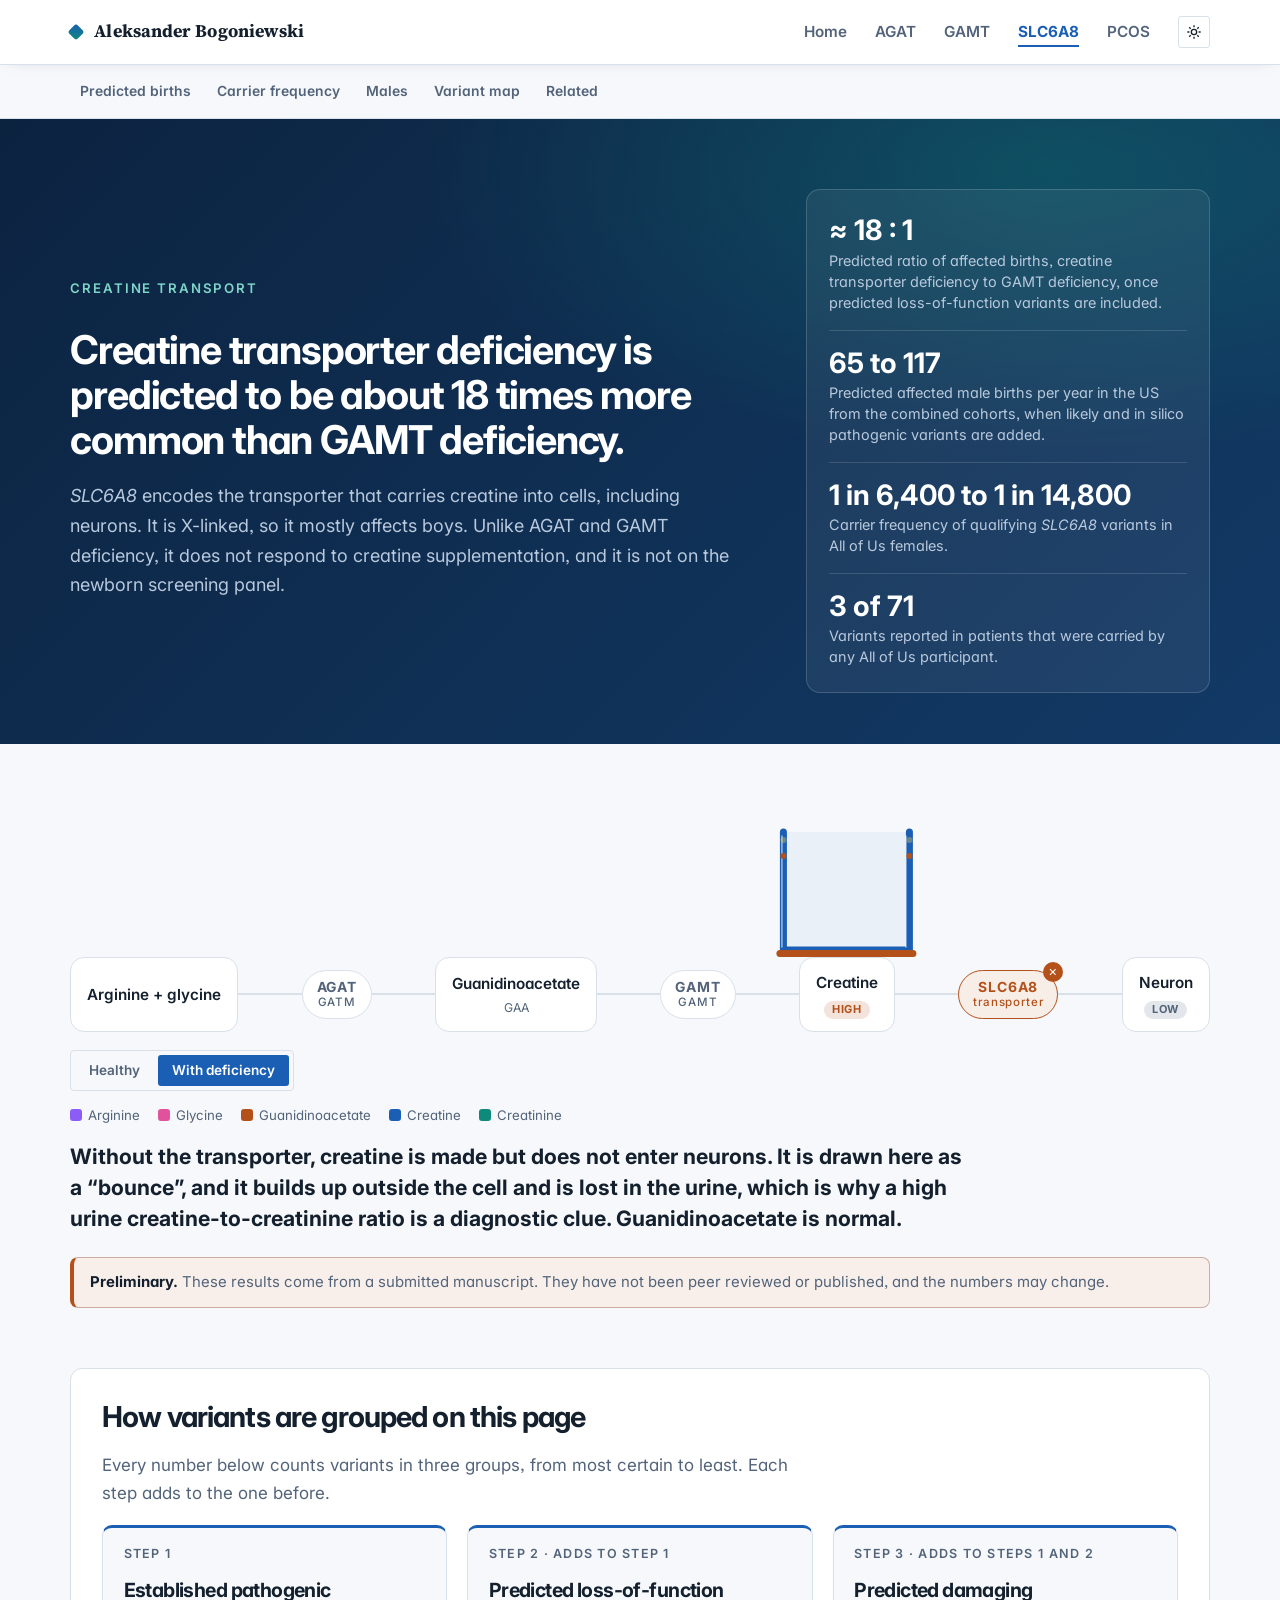
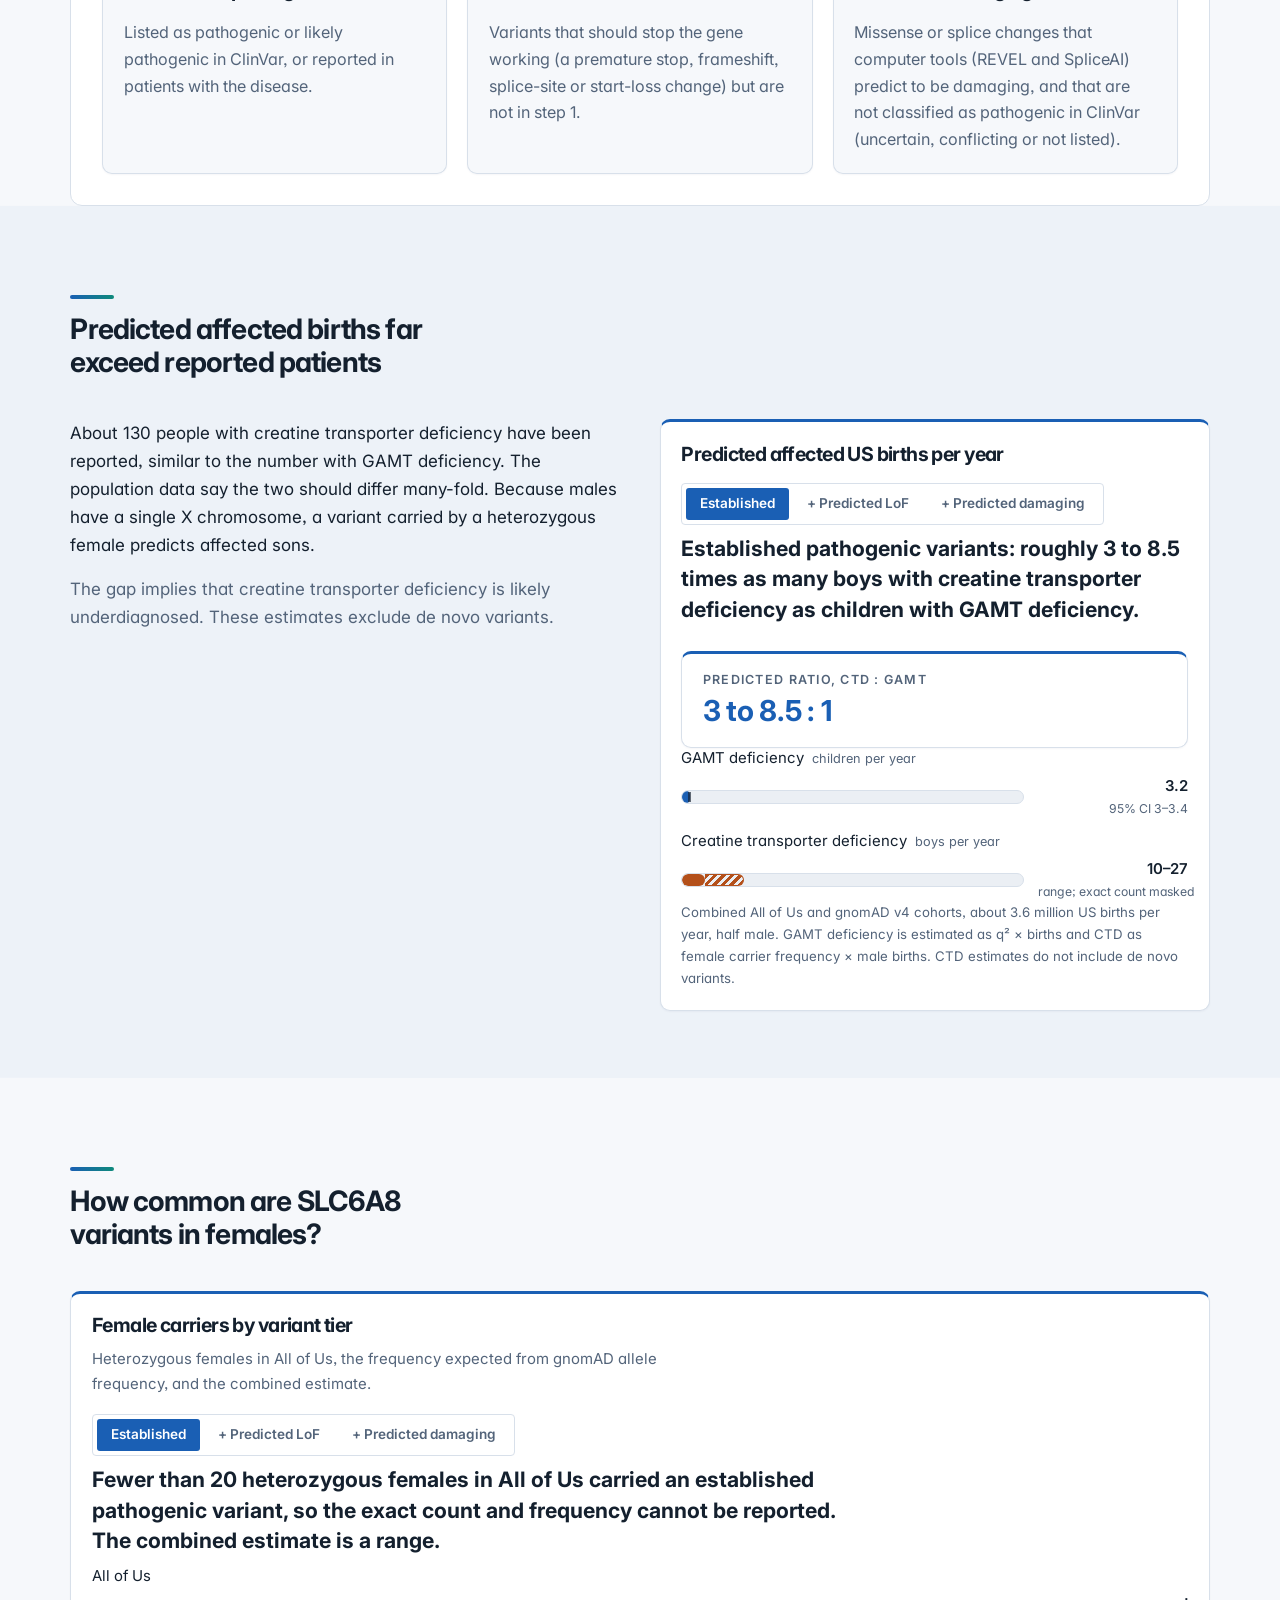
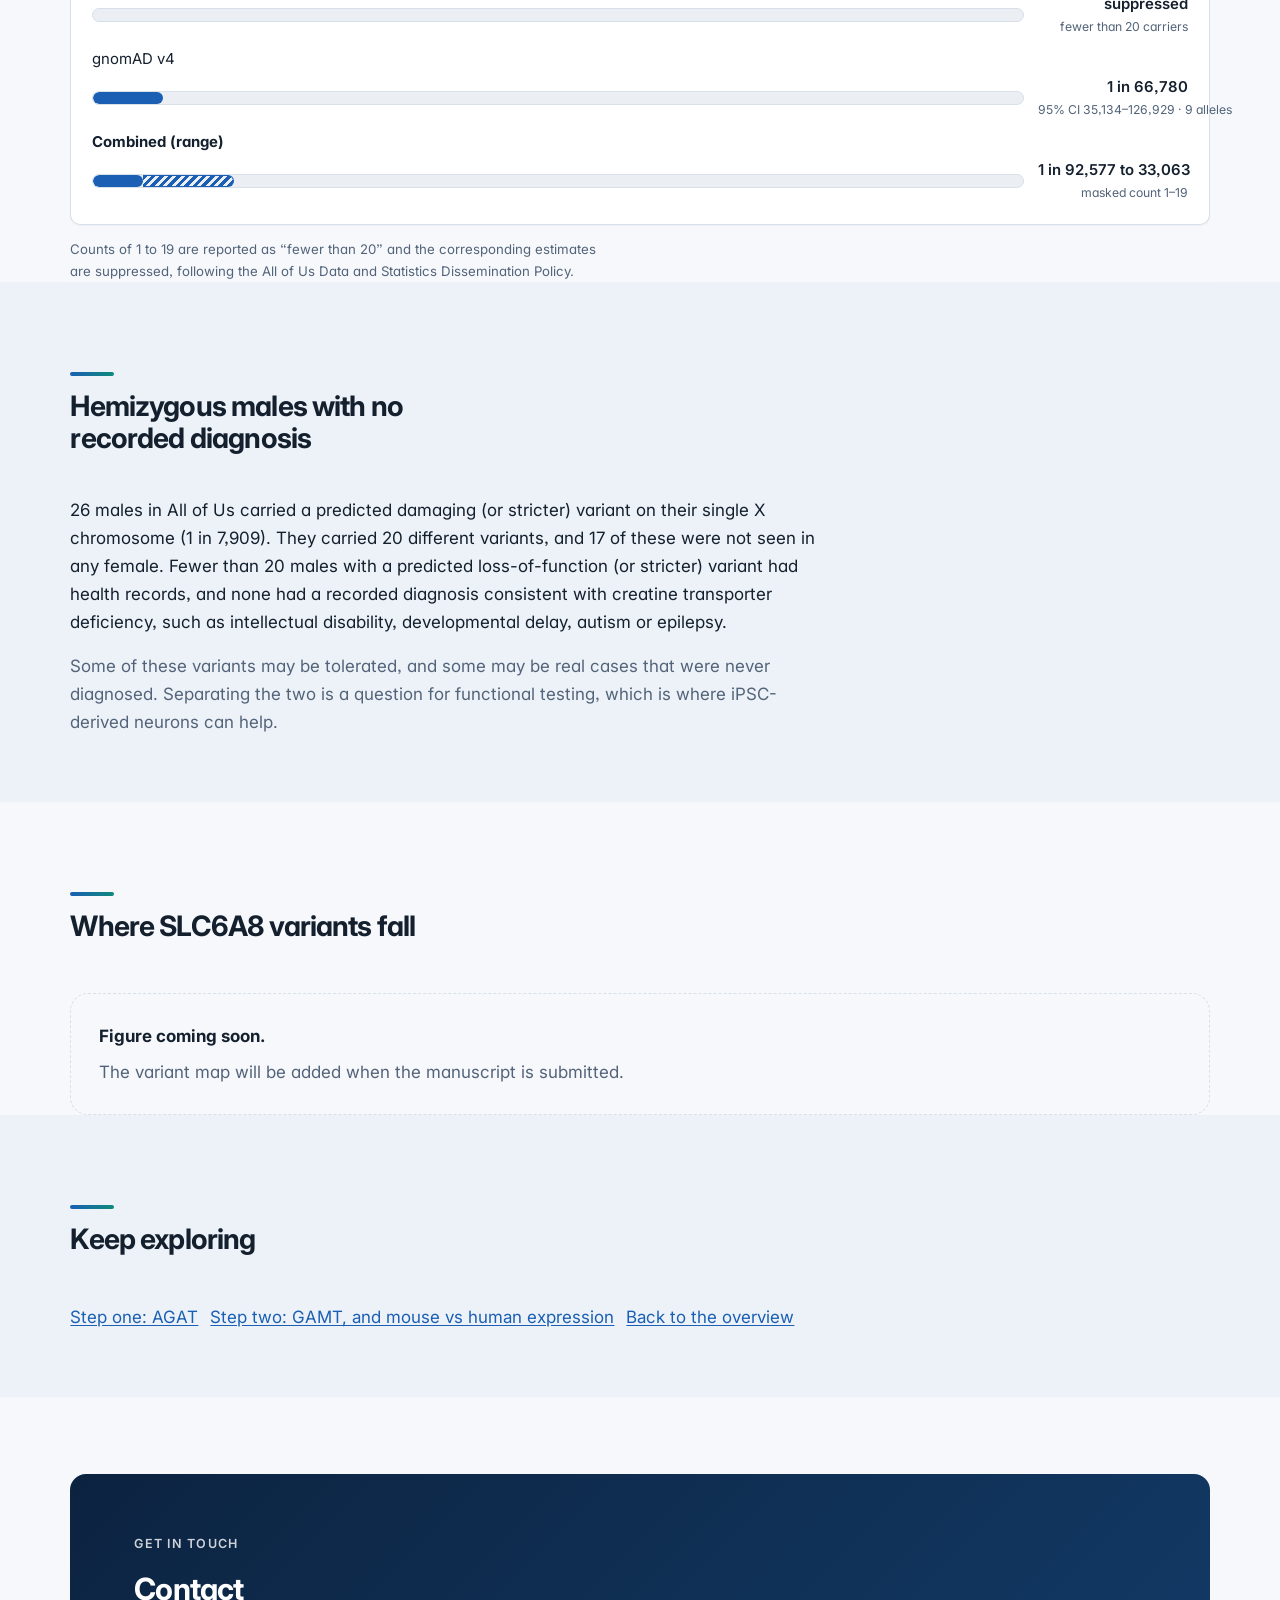
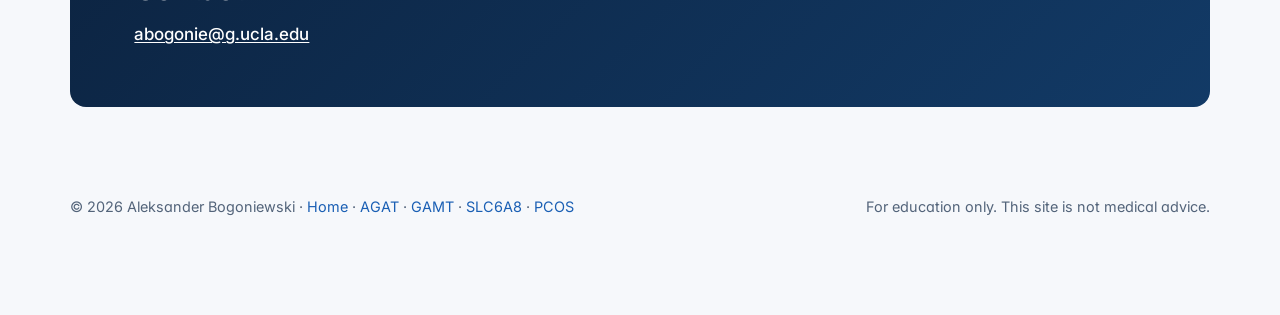
<file: slc6a8.html>
<!doctype html>
<html lang="en">
<head>
<meta charset="utf-8">
<script>try{var t=localStorage.getItem("theme");if(t)document.documentElement.setAttribute("data-theme",t)}catch(e){}</script>
<meta name="viewport" content="width=device-width, initial-scale=1, viewport-fit=cover">
<meta name="description" content="Creatine transporter deficiency (SLC6A8): predicted birth prevalence, female carrier frequency and variant map from All of Us and gnomAD.">
<meta name="theme-color" content="#1d5bd8">
<link rel="icon" href="data:image/svg+xml,%3Csvg xmlns='http://www.w3.org/2000/svg' viewBox='0 0 32 32'%3E%3Ccircle cx='16' cy='16' r='9' fill='%231d5bd8'/%3E%3C/svg%3E">
<style>html{color-scheme:light}body{margin:0}img{max-width:100%}</style>
<title>SLC6A8 · Aleksander Bogoniewski</title>
<link rel="canonical" href="https://abogonie.github.io/slc6a8.html">
<meta property="og:type" content="website">
<meta property="og:title" content="SLC6A8 · Aleksander Bogoniewski">
<meta property="og:description" content="Creatine transporter deficiency (SLC6A8): predicted birth prevalence, female carrier frequency and variant map from All of Us and gnomAD.">
<meta property="og:url" content="https://abogonie.github.io/slc6a8.html">
<meta property="og:image" content="https://abogonie.github.io/img/organoid.jpg">
<meta name="twitter:card" content="summary_large_image">
<link rel="preconnect" href="https://fonts.googleapis.com">
<link rel="preconnect" href="https://fonts.gstatic.com" crossorigin>
<link rel="stylesheet" href="https://fonts.googleapis.com/css2?family=Inter:wght@400;500;600;700&family=Source+Serif+4:ital,opsz,wght@0,8..60,700;1,8..60,600&display=swap">
<link rel="stylesheet" href="style.css?v=20261028e">
</head>
<body>
<div class="progress" aria-hidden="true"></div>
<header class="nav">
  <div class="wrap">
    <a class="brand" href="index.html"><i></i>Aleksander Bogoniewski</a>
    <nav class="links" aria-label="Pages">
      <a href="index.html">Home</a>
      <a href="agat.html">AGAT</a>
      <a href="gamt.html">GAMT</a>
      <a href="slc6a8.html" aria-current="page">SLC6A8</a>
      <a href="pcos.html">PCOS</a>
      <button class="theme" id="theme" type="button" aria-label="Switch between light and dark">
        <svg width="16" height="16" viewBox="0 0 24 24" fill="none" stroke="currentColor" stroke-width="2" aria-hidden="true"><circle cx="12" cy="12" r="4"/><path d="M12 2v3M12 19v3M2 12h3M19 12h3M4.9 4.9l2.1 2.1M17 17l2.1 2.1M4.9 19.1L7 17M17 7l2.1-2.1"/></svg>
      </button>
    </nav>
  </div>
</header>

<main class="wrap" id="top">
  <div class="page-hero hero2">
<div class="ph-text">
<p class="label">Creatine transport</p>
<h1>Creatine transporter deficiency is predicted to be about 18 times more common than GAMT deficiency.</h1>
<p class="lede"><em class="gene">SLC6A8</em> encodes the transporter that carries creatine into cells, including neurons. It is X-linked, so it mostly affects boys. Unlike AGAT and GAMT deficiency, it does not respond to creatine supplementation, and it is not on the newborn screening panel.</p>
</div>
<aside class="hero-card" aria-label="Key numbers"><div class="hs"><b>≈ 18 : 1</b><span>Predicted ratio of affected births, creatine transporter deficiency to GAMT deficiency, once predicted loss-of-function variants are included.</span></div><div class="hs"><b>65 to 117</b><span>Predicted affected male births per year in the US from the combined cohorts, when likely and in silico pathogenic variants are added.</span></div><div class="hs"><b>1 in 6,400 to 1 in 14,800</b><span>Carrier frequency of qualifying <span class="gene">SLC6A8</span> variants in All of Us females.</span></div><div class="hs"><b>3 of 71</b><span>Variants reported in patients that were carried by any All of Us participant.</span></div></aside>
  </div>
  <div class="defic rv" data-scene="slc"><div class="strip" role="group" aria-label="Creatine pathway with this page highlighted"><span class="met">Arginine + glycine</span><i class="flow" style="--d:0s" aria-hidden="true"></i><a class="enz" href="agat.html">AGAT<small>GATM</small></a><i class="flow" style="--d:0.5s" aria-hidden="true"></i><span class="met">Guanidinoacetate<small>GAA</small></span><i class="flow" style="--d:1s" aria-hidden="true"></i><a class="enz" href="gamt.html">GAMT<small>GAMT</small></a><i class="flow" style="--d:1.5s" aria-hidden="true"></i><span class="met">Creatine</span><i class="flow" style="--d:2s" aria-hidden="true"></i><a class="enz on" href="slc6a8.html">SLC6A8<small>transporter</small></a><i class="flow" style="--d:2.5s" aria-hidden="true"></i><span class="met">Neuron</span></div></div>

  <section>
    <div class="rv" style="display:grid;gap:18px"><div class="notice rv" role="note"><span aria-hidden="true">●</span><span><b>Preliminary.</b> These results come from a submitted manuscript. They have not been peer reviewed or published, and the numbers may change.</span></div></div>
    <div style="height:24px"></div>
    <div class="tierbox rv">
      <h2 class="tb-title">How variants are grouped on this page</h2>
      <p class="tb-lede">Every number below counts variants in three groups, from most certain to least. Each step adds to the one before.</p>
      <div class="grid">
        <div class="card"><span class="label">Step 1</span><h3>Established pathogenic</h3><p>Listed as pathogenic or likely pathogenic in ClinVar, or reported in patients with the disease.</p></div>
        <div class="card"><span class="label">Step 2 · adds to step 1</span><h3>Predicted loss-of-function</h3><p>Variants that should stop the gene working (a premature stop, frameshift, splice-site or start-loss change) but are not in step 1.</p></div>
        <div class="card"><span class="label">Step 3 · adds to steps 1 and 2</span><h3>Predicted damaging</h3><p>Missense or splice changes that computer tools (REVEL and SpliceAI) predict to be damaging, and that are not classified as pathogenic in ClinVar (uncertain, conflicting or not listed).</p></div>
      </div>
    </div>

  </section>

  <section id="predicted-births" data-nav="Predicted births">
    <div class="sec-head rv">
      <p class="label">Predicted births</p>
      <h2>Predicted affected births far exceed reported patients</h2>
    </div>
    <div class="two">
      <div class="prose rv">
        <p>About 130 people with creatine transporter deficiency have been reported, similar to the number with GAMT deficiency. The population data say the two should differ many-fold. Because males have a single X chromosome, a variant carried by a heterozygous female predicts affected sons.</p>
        <p class="m">The gap implies that creatine transporter deficiency is likely underdiagnosed. These estimates exclude de novo variants.</p>
      </div>
      <div class="panel rv"><h3>Predicted affected US births per year</h3><div data-chart="births"></div></div>
    </div>
  </section>

  <section id="carrier-frequency" data-nav="Carrier frequency">
    <div class="sec-head rv">
      <p class="label">Carrier frequency</p>
      <h2>How common are SLC6A8 variants in females?</h2>
    </div>
    <div class="panel rv">
      <h3>Female carriers by variant tier</h3>
      <p class="sub">Heterozygous females in All of Us, the frequency expected from gnomAD allele frequency, and the combined estimate.</p>
      <div data-chart="slc-tiers"></div>
    </div>
    <p class="fine rv" style="margin-top:14px">Counts of 1 to 19 are reported as “fewer than 20” and the corresponding estimates are suppressed, following the All of Us Data and Statistics Dissemination Policy.</p>
  </section>

  <section id="males" data-nav="Males">
    <div class="sec-head rv">
      <p class="label">Males</p>
      <h2>Hemizygous males with no recorded diagnosis</h2>
    </div>
    <div class="prose rv">
      <p>26 males in All of Us carried a predicted damaging (or stricter) variant on their single X chromosome (1 in 7,909). They carried 20 different variants, and 17 of these were not seen in any female. Fewer than 20 males with a predicted loss-of-function (or stricter) variant had health records, and none had a recorded diagnosis consistent with creatine transporter deficiency, such as intellectual disability, developmental delay, autism or epilepsy.</p>
      <p class="m">Some of these variants may be tolerated, and some may be real cases that were never diagnosed. Separating the two is a question for functional testing, which is where iPSC-derived neurons can help.</p>
    </div>
  </section>

  <section id="variant-map" data-nav="Variant map">
    <div class="sec-head rv">
      <p class="label">Variant map</p>
      <h2>Where SLC6A8 variants fall</h2>
    </div>
    <div class="placeholder rv"><strong>Figure coming soon.</strong><p>The variant map will be added when the manuscript is submitted.</p></div>
  </section>

  <section id="related" data-nav="Related">
    <div class="sec-head rv">
      <p class="label">Related</p>
      <h2>Keep exploring</h2>
    </div>
    <div class="nextlinks rv"><a class="btn" href="agat.html">Step one: AGAT</a><a class="btn" href="gamt.html">Step two: GAMT, and mouse vs human expression</a><a class="btn" href="index.html#top">Back to the overview</a></div>
  </section>

  <section id="contact" style="padding-top:0">
    <div class="contact rv">
      <p class="label" style="color:inherit;opacity:.8">Get in touch</p>
      <h2>Contact</h2>
      <p class="addr"><a href="mailto:abogonie@g.ucla.edu">abogonie@g.ucla.edu</a></p>
    </div>
    <footer>
      <span>© 2026 Aleksander Bogoniewski · <a href="index.html">Home</a> · <a href="agat.html">AGAT</a> · <a href="gamt.html">GAMT</a> · <a href="slc6a8.html">SLC6A8</a> · <a href="pcos.html">PCOS</a></span>
      <span>For education only. This site is not medical advice.</span>
    </footer>
  </section>
</main>
<script src="site.js?v=20261028e" defer></script>
<script src="subnav.js?v=20261028e" defer></script>
<script src="popgen.js?v=20261028g" defer></script>
<script src="deficiency.js?v=20261028f" defer></script>
<script data-goatcounter="https://abogonie.goatcounter.com/count" async src="//gc.zgo.at/count.js"></script>
</body>
</html>
</file>
<file: style.css>
/* Layout: sticky nav, hero with a flux-scaled creatine pathway and real structures, research cards with micrographs, species-divergence charts, maturation schematic, automation pipeline, publications, contact. */
:root {
  --bg: #eef2f8;
  --surface: #ffffff;
  --fg: #0b1626;
  --muted: #4d5f78;
  --line: #cdd7e6;
  --accent: #1d5bd8;
  --accent-ink: #ffffff;
  --warn: #b4501a;
  --human: #1d5bd8;
  --mouse: #c27a00;
  --fold: #0f8a7a;
  --font-display: "Libre Baskerville", Georgia, "Times New Roman", serif;
  --font-body: "Open Sans", "Helvetica Neue", Arial, sans-serif;
  --font-mono: "Open Sans", "Helvetica Neue", Arial, sans-serif;
  --gutter: clamp(16px, 4vw, 40px);
}
@media (prefers-color-scheme: dark) {
  :root:not([data-theme="light"]) {
    --bg: #08101e; --surface: #0e1a2e; --fg: #e6eefb; --muted: #8fa3c0;
    --line: #1d2f4b; --accent: #5b9cff; --accent-ink: #06101f; --warn: #ff9a5c;
    --human: #4f8ff0; --mouse: #c28228; --fold: #28a290; color-scheme: dark;
  }
}
:root[data-theme="dark"] {
  --bg: #08101e; --surface: #0e1a2e; --fg: #e6eefb; --muted: #8fa3c0;
  --line: #1d2f4b; --accent: #5b9cff; --accent-ink: #06101f; --warn: #ff9a5c;
  --human: #4f8ff0; --mouse: #c28228; --fold: #28a290; color-scheme: dark;
}

* { box-sizing: border-box; }
[hidden] { display: none !important; }
html { scroll-behavior: smooth; }
body {
  background: var(--bg); color: var(--fg);
  font: 400 1rem/1.65 var(--font-body);
  padding-inline: var(--gutter);
  padding-block: 0 48px;
  -webkit-font-smoothing: antialiased;
}
a { color: inherit; }
:focus-visible { outline: 2px solid var(--accent); outline-offset: 3px; border-radius: 4px; }
.wrap { max-width: 1120px; margin-inline: auto; }
h1, h2, h3 { font-family: var(--font-display); font-weight: 700; line-height: 1.18; text-wrap: balance; margin: 0; letter-spacing: -0.01em; }
p { margin: 0; }
.label { font: 600 0.72rem/1 var(--font-body); letter-spacing: 0.12em; text-transform: uppercase; color: var(--muted); }
.gene { font-style: italic; }

/* scroll progress */
.progress { position: fixed; left: 0; top: 0; height: 3px; width: 100%; background: var(--accent); transform-origin: 0 50%; transform: scaleX(0); z-index: 50; }
@supports (animation-timeline: scroll()) {
  .progress { animation: grow linear both; animation-timeline: scroll(root); }
}
@keyframes grow { to { transform: scaleX(1); } }

/* nav */
.nav { position: sticky; top: env(safe-area-inset-top, 0px); z-index: 40; margin-inline: calc(var(--gutter) * -1); padding-inline: var(--gutter); background: color-mix(in srgb, var(--bg) 82%, transparent); backdrop-filter: blur(14px); -webkit-backdrop-filter: blur(14px); border-bottom: 1px solid var(--line); }
.nav .wrap { display: flex; align-items: center; justify-content: space-between; gap: 16px; padding-block: 14px; }
.brand { font: 700 1rem/1 var(--font-display); text-decoration: none; display: flex; align-items: center; gap: 10px; }
.brand i { width: 14px; height: 14px; border-radius: 50%; background: var(--accent); box-shadow: 0 0 0 4px color-mix(in srgb, var(--accent) 25%, transparent); }
.links { display: flex; align-items: center; gap: clamp(12px, 3vw, 28px); font-size: 0.9rem; }
.links a { text-decoration: none; color: var(--muted); transition: color .2s; }
.links a:hover { color: var(--fg); }
.theme { background: none; border: 1px solid var(--line); color: var(--fg); width: 36px; height: 36px; border-radius: 50%; cursor: pointer; display: grid; place-items: center; }
.theme:hover { border-color: var(--accent); }
.links a[aria-current="page"] { color: var(--fg); font-weight: 600; box-shadow: 0 2px 0 var(--accent); }
@media (max-width: 700px) {
  .nav .wrap { flex-wrap: wrap; row-gap: 6px; padding-block: 10px; }
  .links { gap: 14px; font-size: 0.85rem; width: 100%; order: 3; }
  .links .theme { margin-left: auto; }
  .brand { flex: 1; }
}
.page-hero { padding-block: clamp(40px, 8vw, 88px) 0; display: grid; gap: 20px; }
.page-hero h1 { font-size: clamp(1.9rem, 4.6vw, 3.2rem); max-width: 22ch; }
.page-hero .lede { color: var(--muted); max-width: 64ch; font-size: 1.05rem; }
.placeholder { border: 1.5px dashed var(--line); border-radius: 18px; padding: 28px; color: var(--muted); display: grid; gap: 8px; }
.placeholder strong { color: var(--fg); }

/* hero */
.hero { padding-block: clamp(40px, 8vw, 96px) 40px; display: grid; gap: 32px; }
.hero h1 { font-size: clamp(1.9rem, 4.6vw, 3.4rem); max-width: 21ch; line-height: 1.14; }
.hero h1 em { font-style: normal; color: var(--accent); }
.hero .lede { max-width: 66ch; color: var(--muted); font-size: clamp(1.02rem, 1.8vw, 1.18rem); }
.first { display: grid; gap: 8px; width: fit-content; max-width: 100%; padding: 16px 20px; border: 1px solid var(--accent); border-radius: 14px; background: color-mix(in srgb, var(--accent) 8%, var(--surface)); }
.first .label { color: var(--accent); }
.first p { font: 600 clamp(1.02rem, 1.9vw, 1.2rem)/1.4 var(--font-body); max-width: 46ch; }
.cta-row { display: flex; flex-wrap: wrap; gap: 12px; }
.btn { display: inline-flex; align-items: center; gap: 8px; padding: 13px 22px; border-radius: 999px; font: 600 0.95rem/1 var(--font-body); text-decoration: none; border: 1px solid var(--line); color: var(--fg); background: none; transition: transform .2s, background .2s, border-color .2s; }
.btn:hover { transform: translateY(-2px); border-color: var(--accent); }
.btn.primary { background: var(--accent); color: var(--accent-ink); border-color: var(--accent); }
.btn.primary:hover { background: color-mix(in srgb, var(--accent) 88%, var(--fg)); }

/* demo shell */
.demo { border: 1px solid var(--line); border-radius: 20px; background: var(--surface); overflow: hidden; }
.demo-head { display: flex; flex-wrap: wrap; gap: 12px 24px; justify-content: space-between; align-items: center; padding: 18px 20px; border-bottom: 1px solid var(--line); }
.demo-head h2 { font-size: 1.1rem; }
.seg { border: 0; margin: 0; padding: 0; display: flex; flex-wrap: wrap; gap: 8px; align-items: center; min-width: 0; }
.seg legend { float: left; margin-right: 10px; padding: 0; }
.seg label { position: relative; }
.seg input { position: absolute; opacity: 0; inset: 0; cursor: pointer; }
.seg span { display: block; padding: 9px 14px; border: 1px solid var(--line); border-radius: 999px; font: 500 0.85rem/1 var(--font-body); cursor: pointer; transition: background .2s, border-color .2s, color .2s; }
.seg input:checked + span { background: var(--accent); border-color: var(--accent); color: var(--accent-ink); }
.seg input:focus-visible + span { outline: 2px solid var(--accent); outline-offset: 3px; }
.controls { display: flex; flex-wrap: wrap; gap: 14px 32px; padding: 16px 20px; border-bottom: 1px solid var(--line); }

/* pathway */
.pathway { padding: 20px 20px 4px; overflow-x: auto; }
.pathway svg { display: block; width: 100%; min-width: 560px; height: auto; }
.node rect { fill: var(--bg); stroke: var(--line); stroke-width: 1.5; }
.node text { fill: var(--fg); font: 600 15px var(--font-body); text-anchor: middle; }
.node .sub { fill: var(--muted); font: 500 11px var(--font-mono); letter-spacing: .04em; }
.enz { fill: var(--muted); font: 500 11px var(--font-mono); letter-spacing: .06em; text-anchor: middle; }
.aline { stroke: var(--accent); fill: none; }
.ahead { fill: var(--accent); stroke: none; }
.blocked .aline { stroke: var(--warn); stroke-dasharray: 3 6; }
.blocked .ahead { display: none; }
.blocked .enz { fill: var(--warn); }
.cross { stroke: var(--warn); stroke-width: 3; stroke-linecap: round; display: none; }
.blocked .cross { display: block; }
.fb { fill: none; stroke: var(--muted); stroke-dasharray: 5 5; }
.fbt { stroke: var(--muted); stroke-width: 3; stroke-linecap: round; }
.fbl { fill: var(--muted); font: 500 10.5px var(--font-mono); letter-spacing: .06em; text-anchor: middle; }
.sup { stroke: var(--fg); stroke-width: 6; }
.suph { fill: var(--fg); }
.supl { fill: var(--fg); font: 600 12px var(--font-mono); text-anchor: middle; }

/* structures */
.struct { display: grid; gap: 12px 20px; grid-template-columns: 1fr auto 1fr; align-items: center; padding: 8px 20px 20px; }
.struct figure { margin: 0; display: grid; gap: 6px; justify-items: center; min-width: 0; text-align: center; }
.struct svg { width: 100%; max-width: 250px; height: auto; display: block; }
.struct figcaption { font: 500 0.78rem/1.4 var(--font-mono); color: var(--muted); }
.struct figcaption b { color: var(--fg); font-weight: 500; }
.conv { display: grid; gap: 4px; justify-items: center; color: var(--muted); font: 500 0.74rem/1.3 var(--font-mono); text-align: center; max-width: 150px; }
.conv i { font-style: normal; color: var(--warn); }
@media (max-width: 640px) { .struct { grid-template-columns: 1fr; } .conv { max-width: none; } }
.bond { stroke: var(--fg); stroke-width: 2; stroke-linecap: round; fill: none; }
.atom { fill: var(--fg); font: 600 17px var(--font-body); stroke: none; }
.bond.me { stroke: var(--warn); }
.atom.me { fill: var(--warn); }
.st-cap { fill: var(--muted); font: 500 18px var(--font-mono); text-anchor: middle; stroke: none; }

.meters { display: grid; gap: 18px 32px; grid-template-columns: repeat(auto-fit, minmax(min(100%, 260px), 1fr)); padding: 0 20px 20px; }
.meter { display: grid; gap: 8px; min-width: 0; }
.meter-top { display: flex; justify-content: space-between; gap: 12px; font: 500 0.8rem/1.2 var(--font-mono); color: var(--muted); letter-spacing: .04em; }
.meter-top output { color: var(--fg); text-transform: uppercase; }
.track { height: 12px; border-radius: 999px; background: var(--bg); border: 1px solid var(--line); overflow: hidden; }
.fill { height: 100%; width: 10%; border-radius: 999px; background: var(--accent); }
.fill.gaa { background: var(--warn); }
.readout { padding: 16px 20px 20px; border-top: 1px solid var(--line); display: grid; gap: 8px; }
.readout p:first-child { font: 500 1.05rem/1.45 var(--font-body); max-width: 64ch; min-height: 4.4em; }
.readout .fine { font-size: 0.8rem; color: var(--muted); }

/* sections */
section { padding-block: clamp(56px, 9vw, 112px) 0; }
.sec-head { display: grid; gap: 14px; margin-bottom: 40px; }
.sec-head h2 { font-size: clamp(1.6rem, 3.6vw, 2.5rem); max-width: 24ch; }
.sec-head p { color: var(--muted); max-width: 62ch; }

/* cards */
.grid { display: grid; gap: 20px; grid-template-columns: repeat(auto-fit, minmax(min(100%, 320px), 1fr)); }
.card { position: relative; display: flex; flex-direction: column; gap: 18px; min-width: 0; padding: 26px; border: 1px solid var(--line); border-radius: 18px; background: var(--surface); text-decoration: none; overflow: hidden; transition: transform .3s cubic-bezier(.2,.8,.2,1), border-color .3s; }
.card::before { content: ""; position: absolute; inset: 0; background: radial-gradient(360px circle at var(--mx, 50%) var(--my, 0%), color-mix(in srgb, var(--accent) 16%, transparent), transparent 60%); opacity: 0; transition: opacity .3s; pointer-events: none; }
.card:hover { transform: translateY(-6px); border-color: var(--accent); }
.card:hover::before { opacity: 1; }
.card > * { position: relative; }
.card h3 { font-size: 1.3rem; }
.card p { color: var(--muted); }
.card .meta { margin-top: auto; display: flex; flex-wrap: wrap; gap: 8px; }
.tag { font: 500 0.72rem/1 var(--font-mono); letter-spacing: 0.06em; padding: 7px 10px; border-radius: 999px; border: 1px solid var(--line); color: var(--muted); }
.fig { margin: 0; display: grid; gap: 8px; }
.fig img { width: 100%; height: auto; display: block; border-radius: 10px; border: 1px solid var(--line); background: #000; }
.fig figcaption { font: 500 0.74rem/1.45 var(--font-mono); color: var(--muted); }
.card svg.st { width: 100%; height: auto; display: block; }

/* stem cell to readout */
.flow { display: grid; grid-template-columns: repeat(auto-fit, minmax(min(100%, 220px), 1fr)); border-block: 1px solid var(--line); }
.flow div { padding: 28px 24px 28px 0; display: grid; gap: 10px; align-content: start; }
.flow b { font: 600 1.25rem/1.2 var(--font-body); }
.flow p { color: var(--muted); font-size: 0.95rem; }

/* callout */
.callout { display: grid; gap: 40px; grid-template-columns: repeat(auto-fit, minmax(min(100%, 320px), 1fr)); align-items: start; }
.callout > * { min-width: 0; }
.facts { display: grid; border: 1px solid var(--line); border-radius: 18px; background: var(--surface); }
.facts div { display: flex; justify-content: space-between; gap: 16px; padding: 16px 20px; border-top: 1px solid var(--line); }
.facts div:first-child { border-top: 0; }
.facts span:first-child { color: var(--muted); }
.facts span:last-child { font-family: var(--font-mono); font-size: 0.9rem; text-align: right; }

/* species charts */
.charts { display: grid; gap: 22px; margin-top: 56px; }
.ch-title { font: 600 1.15rem/1.3 var(--font-body); }
.legend { display: flex; flex-wrap: wrap; gap: 8px 20px; align-items: center; font: 500 0.8rem/1 var(--font-mono); color: var(--muted); }
.sw { display: inline-block; width: 12px; height: 12px; border-radius: 3px; margin-right: 6px; vertical-align: -1px; }
.sw.h { background: var(--human); }
.sw.m { background: var(--mouse); }
.facets { display: grid; gap: 16px; grid-template-columns: repeat(auto-fit, minmax(min(100%, 300px), 1fr)); }
.facets figure { margin: 0; border: 1px solid var(--line); border-radius: 16px; background: var(--surface); padding: 14px 14px 8px; min-width: 0; }
.facets h3 { font-size: 1rem; }
.facets h3 small { font: 500 0.72rem/1 var(--font-mono); color: var(--muted); margin-left: 8px; letter-spacing: 0; }
.facets svg { width: 100%; height: auto; display: block; }
.gl { stroke: var(--line); stroke-width: 1; }
.ax { stroke: var(--muted); stroke-width: 1.2; }
.ct { fill: var(--muted); font: 500 10px var(--font-body); font-variant-numeric: tabular-nums; }
.vl { fill: var(--fg); font: 600 9.5px var(--font-body); font-variant-numeric: tabular-nums; }
.hbar { fill: var(--human); }
.mbar { fill: var(--mouse); }
.fbar { fill: var(--fold); }
.fgene { fill: var(--fg); font: 600 14px var(--font-body); }
.fgene tspan { fill: var(--muted); font: 500 11px var(--font-mono); }
.fold-wrap { border: 1px solid var(--line); border-radius: 16px; background: var(--surface); padding: 16px; overflow-x: auto; }
.fold-wrap svg { min-width: 560px; width: 100%; height: auto; display: block; }
.takeaway { font: 700 clamp(1.05rem, 2.1vw, 1.35rem)/1.45 var(--font-display); max-width: 52ch; }
.src { font-size: 0.8rem; color: var(--muted); max-width: 70ch; }
details.data { border: 1px solid var(--line); border-radius: 14px; background: var(--surface); padding: 14px 18px; }
details.data summary { cursor: pointer; font: 500 0.85rem/1.4 var(--font-mono); color: var(--muted); }
.tbl { overflow-x: auto; margin-top: 14px; }
.tbl table { border-collapse: collapse; width: 100%; min-width: 440px; font: 400 0.82rem/1.3 var(--font-mono); font-variant-numeric: tabular-nums; }
.tbl th, .tbl td { padding: 8px 10px; border-bottom: 1px solid var(--line); text-align: right; }
.tbl th:nth-child(-n+2), .tbl td:nth-child(-n+2) { text-align: left; }
.tbl th { color: var(--muted); font-weight: 500; }
details.data img { width: 100%; height: auto; display: block; margin-top: 14px; border-radius: 10px; border: 1px solid var(--line); background: #fff; }

/* maturation schematic */
.range { display: grid; gap: 8px; min-width: 0; flex: 1 1 240px; }
.range input { accent-color: var(--accent); width: 100%; }
.range output { color: var(--fg); }
.mat-grid { display: grid; gap: 16px; grid-template-columns: repeat(auto-fit, minmax(min(100%, 220px), 1fr)); padding: 20px; }
.mat-grid figure { margin: 0; display: grid; gap: 8px; min-width: 0; justify-items: center; border: 1px solid var(--line); border-radius: 14px; background: var(--bg); padding: 12px; }
.mat-grid svg { width: 100%; height: auto; max-width: 300px; display: block; }
.mat-grid figcaption { font: 600 0.95rem/1.2 var(--font-body); text-align: center; }
.nstroke { fill: none; stroke-linecap: round; stroke-linejoin: round; stroke-width: 1.7; }
.typ .nstroke { stroke: var(--accent); }
.typ .soma { fill: var(--accent); }
.ko .nstroke { stroke: var(--warn); }
.ko .soma { fill: var(--warn); }
.curve text { fill: var(--muted); font: 500 10px var(--font-mono); }
.curve .axis { stroke: var(--line); fill: none; stroke-width: 1.5; }
.curve .c { fill: none; stroke-width: 2.5; stroke-linecap: round; }
.curve .c-typ { stroke: var(--accent); }
.curve .c-ko { stroke: var(--warn); }
.curve .marker { stroke: var(--fg); stroke-width: 1; stroke-dasharray: 3 3; }

/* automation pipeline */
.pipe { display: grid; grid-template-columns: repeat(auto-fit, minmax(min(100%, 230px), 1fr)); gap: 16px; }
.pipe div { display: grid; gap: 10px; align-content: start; min-width: 0; padding: 22px; border: 1px solid var(--line); border-radius: 16px; background: var(--surface); }
.pipe b { font: 600 1.25rem/1.2 var(--font-body); }
.pipe p { color: var(--muted); font-size: 0.95rem; }
.pipe-note { margin-top: 24px; color: var(--muted); max-width: 64ch; }

/* talks */
.talk-grid { display: grid; gap: 28px 40px; grid-template-columns: minmax(0, 1.5fr) minmax(0, 1fr); align-items: start; }
@media (max-width: 860px) { .talk-grid { grid-template-columns: minmax(0, 1fr); } }
.video { position: relative; aspect-ratio: 16 / 9; border-radius: 18px; overflow: hidden; background: #0b1626; border: 1px solid var(--line); }
.video iframe { position: absolute; inset: 0; width: 100%; height: 100%; border: 0; }
.video .play { position: absolute; inset: 0; width: 100%; display: grid; place-content: center; justify-items: center; gap: 14px; background: radial-gradient(120% 90% at 30% 20%, #17407f 0%, #0b1626 60%); color: #fff; border: 0; cursor: pointer; font: 600 1rem/1.3 var(--font-body); text-align: center; padding: 16px; }
.video .play .disc { width: 72px; height: 72px; border-radius: 50%; background: #fff; display: grid; place-items: center; transition: transform .25s cubic-bezier(.2,.8,.2,1); }
.video .play:hover .disc { transform: scale(1.08); }
.video .play small { font: 500 0.78rem/1.3 var(--font-mono); letter-spacing: .06em; opacity: .8; }
.video-note { margin-top: 12px; display: grid; gap: 6px; }
.video-note p { color: var(--muted); font-size: 0.9rem; max-width: 60ch; }
.video-note a { color: var(--accent); }
.talks { list-style: none; margin: 0; padding: 0; border: 1px solid var(--line); border-radius: 18px; background: var(--surface); }
.talks li { display: flex; justify-content: space-between; gap: 16px; padding: 16px 20px; border-top: 1px solid var(--line); line-height: 1.4; }
.talks li:first-child { border-top: 0; }
.talks .yr { font: 500 0.85rem/1.6 var(--font-mono); color: var(--muted); font-variant-numeric: tabular-nums; }

/* contact */
.contact { margin-top: clamp(56px, 9vw, 112px); padding: clamp(28px, 6vw, 64px); border-radius: 24px; background: var(--accent); color: var(--accent-ink); display: grid; gap: 20px; }
.contact h2 { font-size: clamp(1.6rem, 3.6vw, 2.5rem); max-width: 20ch; }
.contact p { max-width: 50ch; opacity: .9; }
.addr { font: 500 1rem/1 var(--font-mono); user-select: all; }
.contact .btn { background: var(--accent-ink); color: var(--accent); border-color: var(--accent-ink); width: fit-content; cursor: pointer; }
footer { margin-top: 40px; display: flex; flex-wrap: wrap; gap: 8px 24px; justify-content: space-between; color: var(--muted); font-size: 0.85rem; }

/* scroll reveal: elements rest visible; the animation only plays on entry */
@supports (animation-timeline: view()) {
  .rv { animation: rise linear both; animation-timeline: view(); animation-range: entry 0% entry 38%; }
}
@keyframes rise { from { opacity: 0; transform: translateY(36px); } to { opacity: 1; transform: none; } }
@media (prefers-reduced-motion: reduce) {
  html { scroll-behavior: auto; }
  .rv, .progress { animation: none; }
  .progress { display: none; }
  .card, .btn { transition: none; }
}

/* ---- population genetics components ---- */
.notice { display: flex; gap: 12px; align-items: flex-start; border: 1px solid color-mix(in srgb, var(--warn) 45%, var(--line)); background: color-mix(in srgb, var(--warn) 7%, var(--surface)); border-radius: 14px; padding: 14px 18px; font-size: 0.88rem; color: var(--muted); }
.notice b { color: var(--fg); }
.stats { display: grid; gap: 16px; grid-template-columns: repeat(auto-fit, minmax(min(100%, 230px), 1fr)); }
.stat { border: 1px solid var(--line); border-radius: 18px; background: var(--surface); padding: 22px; display: grid; gap: 8px; align-content: start; }
.stat .num { font: 700 clamp(1.5rem, 3vw, 2.1rem)/1.1 var(--font-display); letter-spacing: -0.01em; color: var(--accent); }
.stat p { font-size: 0.9rem; color: var(--muted); }
a.stat { text-decoration: none; transition: transform .2s, border-color .2s; }
a.stat:hover { transform: translateY(-3px); border-color: var(--accent); }
.prose { display: grid; gap: 16px; max-width: 68ch; }
.prose p { color: var(--fg); }
.prose p.m { color: var(--muted); }
.two { display: grid; gap: 40px; grid-template-columns: repeat(auto-fit, minmax(min(100%, 320px), 1fr)); align-items: start; }
.two > * { min-width: 0; }
.panel { border: 1px solid var(--line); border-radius: 20px; background: var(--surface); padding: clamp(18px, 3vw, 28px); display: grid; gap: 18px; }
.panel h3 { font-size: 1.15rem; }
.panel .sub { color: var(--muted); font-size: 0.88rem; margin-top: -8px; }
.seg { display: inline-flex; flex-wrap: wrap; gap: 4px; padding: 4px; border: 1px solid var(--line); border-radius: 999px; width: fit-content; max-width: 100%; }
.seg button { font: 600 0.8rem/1 var(--font-body); padding: 9px 14px; border-radius: 999px; border: 0; background: none; color: var(--muted); cursor: pointer; transition: background .2s, color .2s; }
.seg button[aria-pressed="true"] { background: var(--accent); color: var(--accent-ink); }
.seg button:not([aria-pressed="true"]):hover { color: var(--fg); }
.rows { display: grid; gap: 12px; }
.prow { display: grid; grid-template-columns: minmax(110px, 230px) 1fr minmax(88px, auto); gap: 6px 14px; align-items: center; font-size: 0.88rem; }
.prow .lab { min-width: 0; line-height: 1.35; }
.prow .lab small { display: block; color: var(--muted); font-size: 0.75rem; }
.prow .val { text-align: right; font-weight: 600; white-space: nowrap; }
.prow .val small { display: block; color: var(--muted); font-weight: 400; font-size: 0.72rem; }
.prow.total .lab { font-weight: 700; }
.track { position: relative; height: 14px; border-radius: 7px; background: color-mix(in srgb, var(--line) 50%, transparent); }
.fill { position: absolute; left: 0; top: 0; bottom: 0; width: 0; border-radius: 7px; background: var(--c, var(--accent)); transition: width .9s cubic-bezier(.2,.7,.2,1); }
.fill.ext { background: repeating-linear-gradient(135deg, var(--c, var(--accent)) 0 3px, transparent 3px 6px); border: 1.5px solid var(--c, var(--accent)); border-left: 0; border-radius: 0 7px 7px 0; }
.ci { position: absolute; top: 50%; height: 2px; background: var(--fg); opacity: .65; transform: translateY(-50%); transition: left .9s, width .9s; }
.ci::before, .ci::after { content: ""; position: absolute; top: -4px; width: 2px; height: 10px; background: var(--fg); }
.ci::before { left: 0; } .ci::after { right: 0; }
.c-trunc { --c: var(--warn); } .c-mis { --c: var(--accent); } .c-splice { --c: var(--fold); } .c-pool { --c: var(--muted); }
.c-gamt { --c: var(--accent); } .c-ctd { --c: var(--warn); }
.keyline { display: flex; flex-wrap: wrap; gap: 8px 18px; font-size: 0.78rem; color: var(--muted); }
.keyline i { display: inline-block; width: 12px; height: 12px; border-radius: 3px; margin-right: 6px; vertical-align: -1px; background: var(--c); }
.callnote { font: 700 clamp(1rem, 2vw, 1.25rem)/1.45 var(--font-display); max-width: 56ch; min-height: 2.9em; }
.fine { font-size: 0.78rem; color: var(--muted); }
/* forest plot */
.frow { display: grid; grid-template-columns: minmax(130px, 220px) 1fr minmax(120px, auto); gap: 6px 14px; align-items: center; font-size: 0.86rem; }
.frow .lab small { display: block; color: var(--muted); font-size: 0.74rem; }
.fplot { position: relative; height: 26px; }
.fplot .zero { position: absolute; top: 0; bottom: 0; width: 1.5px; background: var(--muted); opacity: .55; }
.fplot .bar { position: absolute; top: 50%; height: 2.5px; background: var(--c, var(--muted)); transform: translateY(-50%) scaleX(0); transform-origin: var(--ox, 50%) 50%; transition: transform .8s cubic-bezier(.2,.7,.2,1); }
.fplot .dot { position: absolute; top: 50%; width: 12px; height: 12px; margin: -6px 0 0 -6px; border-radius: 50%; background: var(--c, var(--muted)); transform: scale(0); transition: transform .5s .5s; }
.inview .fplot .bar { transform: translateY(-50%) scaleX(1); } .inview .fplot .dot { transform: scale(1); }
.frow .val { text-align: right; font-weight: 600; font-size: 0.82rem; }
.frow .val small { display: block; color: var(--muted); font-weight: 400; }
.faxis { display: grid; grid-template-columns: minmax(130px, 220px) 1fr minmax(120px, auto); gap: 14px; font-size: 0.72rem; color: var(--muted); }
.faxis .ax { position: relative; height: 16px; }
.faxis .ax span { position: absolute; transform: translateX(-50%); }
.fgroup { font: 600 0.72rem/1 var(--font-body); letter-spacing: .1em; text-transform: uppercase; color: var(--muted); margin-top: 8px; }
.bigfig { margin: 0; display: grid; gap: 10px; }
.bigfig img { width: 100%; height: auto; border-radius: 12px; border: 1px solid var(--line); background: #fff; display: block; }
.bigfig figcaption { font-size: 0.8rem; color: var(--muted); max-width: 90ch; line-height: 1.55; }
.nextlinks { display: flex; flex-wrap: wrap; gap: 12px; }
.tbl-simple { width: 100%; border-collapse: collapse; font-size: 0.86rem; }
.tbl-simple th, .tbl-simple td { text-align: left; padding: 10px 12px; border-top: 1px solid var(--line); }
.tbl-simple th { font: 600 0.72rem/1 var(--font-body); letter-spacing: .08em; text-transform: uppercase; color: var(--muted); border-top: 0; }
.scroll-x { overflow-x: auto; }
@media (max-width: 640px) {
  .prow, .frow { grid-template-columns: 1fr auto; }
  .prow .lab, .frow .lab { grid-column: 1 / -1; }
  .prow .track, .frow .fplot { grid-column: 1; }
  .faxis { grid-template-columns: 1fr; } .faxis > :first-child, .faxis > :last-child { display: none; }
}
@media (prefers-reduced-motion: reduce) { .fill, .ci, .fplot .bar, .fplot .dot { transition: none; } }
.panel .prow, .panel .frow { grid-template-columns: 1fr auto; }
.panel .prow .lab, .panel .frow .lab { grid-column: 1 / -1; }
.panel .faxis { grid-template-columns: 1fr; }
.panel .faxis > :first-child, .panel .faxis > :last-child { display: none; }
.panel .callnote { margin-top: 6px; }
.panel .prow .lab small, .panel .frow .lab small { display: inline; margin-left: 8px; }
.panel .prow, .panel .frow { grid-template-columns: 1fr 150px; }
.panel .faxis { grid-template-columns: 1fr 150px; }
.panel .faxis > :first-child { display: none; }
.panel .faxis > :last-child { display: block; }
.panel .callnote { margin: 8px 0 10px; }
@media (max-width: 640px) {
  .panel .prow, .panel .frow, .panel .faxis { grid-template-columns: 1fr; }
  .panel .prow .val, .panel .frow .val { text-align: left; }
  .panel .prow .val small, .panel .frow .val small { display: inline; margin-left: 6px; }
}

/* ---- connected flow animations ---- */
.strip { display: flex; align-items: stretch; gap: 0; margin-top: 12px; }
.strip > * { flex: 0 0 auto; }
.strip .met { display: grid; place-items: center; text-align: center; padding: 12px 16px; border: 1px solid var(--line); border-radius: 14px; background: var(--surface); font-size: 0.9rem; font-weight: 600; }
.strip .met small { display: block; font-weight: 400; color: var(--muted); font-size: 0.72rem; }
.strip .enz { display: grid; place-items: center; text-align: center; padding: 8px 14px; border-radius: 999px; border: 1.5px solid var(--line); color: var(--muted); font: 700 0.82rem/1.2 var(--font-body); text-decoration: none; align-self: center; transition: border-color .2s, color .2s; }
.strip .enz small { font-weight: 500; font-size: 0.68rem; }
.strip .enz:hover { border-color: var(--accent); color: var(--fg); }
.strip .enz.on { background: var(--accent); border-color: var(--accent); color: var(--accent-ink); position: relative; }
.strip .enz.on::after { content: ""; position: absolute; inset: -6px; border-radius: 999px; border: 2px solid var(--accent); opacity: 0; animation: ring 2.4s ease-out infinite; }
@keyframes ring { 0% { opacity: .6; transform: scale(.92); } 100% { opacity: 0; transform: scale(1.18); } }
.flow { flex: 1 1 24px; min-width: 24px; align-self: center; height: 2px; position: relative; background: repeating-linear-gradient(90deg, var(--line) 0 6px, transparent 6px 12px); }
.flow::after { content: ""; position: absolute; top: -3px; left: 0; width: 8px; height: 8px; border-radius: 50%; background: var(--accent); opacity: 0; animation: travel 2.8s cubic-bezier(.4,0,.2,1) infinite; animation-delay: var(--d, 0s); }
@keyframes travel { 0% { left: 0; opacity: 0; } 15% { opacity: 1; } 85% { opacity: 1; } 100% { left: calc(100% - 8px); opacity: 0; } }
.chain { display: flex; align-items: stretch; margin-block: 8px 32px; }
.chain .node { flex: 1 1 0; min-width: 0; display: grid; gap: 8px; align-content: start; border: 1px solid var(--line); border-radius: 18px; background: var(--surface); padding: 20px; text-decoration: none; transition: transform .2s, border-color .2s; }
.chain a.node:hover { transform: translateY(-3px); border-color: var(--accent); }
.chain .node h3 { font-size: 1.05rem; }
.chain .node p { font-size: 0.88rem; color: var(--muted); }
.chain .flow { flex: 0 0 56px; }
.chain .side { margin-top: 0; }
.branch { display: grid; gap: 14px; justify-items: start; }
.branch .flow.v { display: none; }
.node.side { border-style: dashed; }
.joined { display: grid; gap: 0; }
@media (max-width: 760px) {
  .strip, .chain { flex-direction: column; align-items: stretch; }
  .strip .met, .strip .enz { align-self: stretch; }
  .flow, .chain .flow { flex: 0 0 28px; width: 2px; height: 28px; min-width: 0; align-self: center; background: repeating-linear-gradient(180deg, var(--line) 0 6px, transparent 6px 12px); }
  .flow::after { top: 0; left: -3px; animation-name: travel-v; }
  @keyframes travel-v { 0% { top: 0; opacity: 0; } 15% { opacity: 1; } 85% { opacity: 1; } 100% { top: calc(100% - 8px); opacity: 0; } }
}
@media (prefers-reduced-motion: reduce) { .flow::after, .strip .enz.on::after { animation: none; opacity: 0; } }
.qgrid { display: grid; gap: 16px; grid-template-columns: repeat(auto-fit, minmax(min(100%, 250px), 1fr)); }
.qcard { border: 1px solid var(--line); border-radius: 18px; background: var(--surface); padding: 22px; display: grid; gap: 10px; align-content: start; }
.qcard h3 { font-size: 1.05rem; }
.qcard p { color: var(--muted); font-size: 0.92rem; }
.qcard .n { font: 700 0.75rem/1 var(--font-body); letter-spacing: .12em; color: var(--accent); }
.converge { display: grid; justify-items: center; }
.converge .flow { flex: 0 0 36px; width: 2px; height: 36px; background: repeating-linear-gradient(180deg, var(--line) 0 6px, transparent 6px 12px); }
.converge .flow::after { top: 0; left: -3px; animation-name: travel-v; }
@keyframes travel-v { 0% { top: 0; opacity: 0; } 15% { opacity: 1; } 85% { opacity: 1; } 100% { top: calc(100% - 8px); opacity: 0; } }
.hub { border: 1.5px solid var(--accent); border-radius: 999px; padding: 14px 26px; font: 700 1rem/1.2 var(--font-display); background: color-mix(in srgb, var(--accent) 8%, var(--surface)); text-align: center; }
.hub small { display: block; font: 500 0.78rem/1.3 var(--font-body); color: var(--muted); margin-top: 2px; }
.converge .flow { min-width: 0; flex: none; }

/* ---- layout polish: two-column heroes, section bands, page sub-nav ---- */
:root { --band: color-mix(in srgb, var(--surface) 60%, var(--bg)); --nav-h: 65px; }
section { padding-block: clamp(44px, 6.5vw, 80px) 0; }
main > section:not([id]) { padding-top: 24px; }
main > section[id]:nth-of-type(even):not(#contact) { background: var(--band); box-shadow: 0 0 0 100vmax var(--band); clip-path: inset(0 -100vmax); padding-bottom: clamp(44px, 6.5vw, 80px); }
.sec-head { margin-bottom: 28px; }
.page-hero { padding-block: clamp(32px, 5vw, 64px) 0; }
.page-hero h1 { font-size: clamp(1.8rem, 3.6vw, 2.7rem); max-width: 24ch; }
.hero2 { grid-template-columns: minmax(0, 1.25fr) minmax(0, .75fr); gap: clamp(24px, 5vw, 64px); align-items: center; }
.ph-text { display: grid; gap: 18px; }
.hero-card { border: 1px solid var(--line); border-radius: 22px; background: var(--surface); padding: 8px 24px; box-shadow: 0 18px 40px -28px color-mix(in srgb, var(--accent) 55%, transparent); }
.hs { display: grid; gap: 4px; padding: 16px 0; border-top: 1px solid var(--line); }
.hs:first-child { border-top: 0; }
.hs b { font: 700 clamp(1.25rem, 2.2vw, 1.7rem)/1.15 var(--font-display); color: var(--accent); }
.hs span { font-size: 0.85rem; color: var(--muted); line-height: 1.45; }
@media (max-width: 900px) { .hero2 { grid-template-columns: 1fr; } }
.hero { padding-block: clamp(32px, 5vw, 64px) 24px; gap: 20px 56px; }
.hero h1 { font-size: clamp(1.9rem, 3.8vw, 3rem); }
@media (min-width: 960px) {
  .hero { grid-template-columns: minmax(0, 1.2fr) minmax(0, .8fr); align-items: start; }
  .hero > * { grid-column: 1; }
  .hero > .hero-art { grid-column: 2; grid-row: 1 / span 5; }
  .hero > .demo { grid-column: 1 / -1; }
}
.hero-art { display: grid; gap: 12px; align-self: center; }
.hero-art figure { margin: 0; position: relative; }
.hero-art img { width: 100%; height: auto; display: block; border-radius: 18px; border: 1px solid var(--line); }
.hero-art figcaption { position: absolute; left: 10px; bottom: 10px; font: 600 0.7rem/1 var(--font-body); letter-spacing: .08em; text-transform: uppercase; background: color-mix(in srgb, var(--bg) 88%, transparent); backdrop-filter: blur(6px); padding: 6px 9px; border-radius: 999px; }
@media (max-width: 959px) { .hero-art { grid-template-columns: 1fr 1fr; } }
/* sub-nav */
.subnav { position: sticky; top: var(--nav-h); z-index: 30; margin-inline: calc(var(--gutter) * -1); padding-inline: var(--gutter); background: color-mix(in srgb, var(--bg) 90%, transparent); backdrop-filter: blur(12px); -webkit-backdrop-filter: blur(12px); border-bottom: 1px solid var(--line); }
.subnav .wrap { display: flex; gap: 6px; overflow-x: auto; scrollbar-width: none; padding-block: 8px; align-items: center; }
.subnav .wrap::-webkit-scrollbar { display: none; }
.subnav .on-page { font: 600 0.7rem/1 var(--font-body); letter-spacing: .12em; text-transform: uppercase; color: var(--muted); margin-right: 8px; white-space: nowrap; }
.subnav a { white-space: nowrap; text-decoration: none; font-size: 0.82rem; font-weight: 600; color: var(--muted); padding: 7px 12px; border-radius: 999px; transition: background .2s, color .2s; }
.subnav a:hover { color: var(--fg); }
.subnav a.active { background: var(--accent); color: var(--accent-ink); }
html { scroll-padding-top: calc(var(--nav-h) + 56px); }
footer a { text-decoration: none; } footer a:hover { text-decoration: underline; }
#projects .grid { grid-template-columns: repeat(auto-fit, minmax(min(100%, 230px), 1fr)); }
@media (min-width: 1000px) { #projects .grid { grid-template-columns: repeat(4, 1fr); } }
#projects .card h3 { font-size: 1.1rem; }

/* ---- deficiency animation ---- */
.defic { position: relative; overflow-x: clip; padding-top: 205px; margin-top: 8px; }
.defic-cv { position: absolute; inset: 0; pointer-events: none; z-index: 0; }
.defic .strip { margin-top: 0; position: relative; z-index: 1; }
.defic .flow::after { display: none; }
.defic .strip .enz { position: relative; }
.defic .strip .enz.blocked { border-color: var(--warn); color: var(--warn); background: color-mix(in srgb, var(--warn) 10%, var(--surface)); }
.defic .strip .enz.blocked::before { content: "✕"; position: absolute; top: -9px; right: -6px; width: 20px; height: 20px; border-radius: 50%; background: var(--warn); color: var(--surface); display: grid; place-items: center; font-size: 11px; font-weight: 700; }
.defic .strip .enz.on.blocked::after { animation: none; opacity: 0; }
.lvl { display: inline-block; margin-top: 6px; padding: 3px 8px; border-radius: 999px; font: 700 0.65rem/1 var(--font-body); letter-spacing: .06em; text-transform: uppercase; }
.lvl.hi { background: color-mix(in srgb, var(--warn) 16%, var(--surface)); color: var(--warn); }
.lvl.lo { background: color-mix(in srgb, var(--muted) 16%, var(--surface)); color: var(--muted); }
.defic-ctl { display: grid; gap: 14px; margin-top: 18px; }
.defic-cap { min-height: 3em; max-width: 64ch; }
@media (max-width: 760px) { .defic { padding-top: 0; padding-right: 168px; } }

/* ---- home: science look ---- */
.hero { position: relative; isolation: isolate; }
.neuro { position: absolute; inset: -20px -40px; width: calc(100% + 80px); height: calc(100% + 40px); z-index: -1; pointer-events: none; -webkit-mask-image: radial-gradient(ellipse at 70% 40%, #000 20%, transparent 78%); mask-image: radial-gradient(ellipse at 70% 40%, #000 20%, transparent 78%); }
.caps { display: flex; flex-wrap: wrap; gap: 8px; }
.caps span { font: 600 0.78rem/1 var(--font-body); padding: 8px 12px; border-radius: 999px; border: 1px solid color-mix(in srgb, var(--accent) 35%, var(--line)); color: var(--accent); background: color-mix(in srgb, var(--accent) 6%, var(--surface)); }
.first ul { margin: 6px 0 0; padding-left: 18px; display: grid; gap: 4px; font-weight: 600; }
.glance { display: grid; gap: 0; grid-template-columns: repeat(auto-fit, minmax(150px, 1fr)); border: 1px solid var(--line); border-radius: 20px; background: var(--surface); overflow: hidden; margin-top: 8px; }
.glance div { padding: 18px 22px; border-left: 1px solid var(--line); display: grid; gap: 4px; }
.glance div:first-child { border-left: 0; }
.glance b { font: 700 clamp(1.4rem, 2.6vw, 2rem)/1.1 var(--font-display); color: var(--accent); }
.glance span { font-size: 0.8rem; color: var(--muted); }
.chain.five .flow { flex: 0 0 26px; min-width: 26px; }
.chain.five .node { padding: 18px 16px; }
.chain .node .step { font: 700 0.7rem/1 var(--font-body); letter-spacing: .12em; color: var(--accent); }
.chain .node .where { font-size: 0.74rem; font-weight: 600; color: var(--accent); margin-top: 2px; }
@media (max-width: 760px) { .glance div { border-left: 0; border-top: 1px solid var(--line); } .glance div:first-child { border-top: 0; } .neuro { inset: 0; width: 100%; height: 100%; } }
.hero > .glance { grid-column: 1 / -1; }
.trio { grid-template-columns: repeat(auto-fit, minmax(min(100%, 300px), 1fr)); } .tierbox { display: grid; gap: 12px; margin-top: 4px; } .tierbox .card h3 { font-size: 1rem; }

.tierbox { margin-top: 36px; padding: clamp(18px, 3vw, 30px); border: 1px solid var(--line); border-radius: 22px; background: var(--surface); display: grid; gap: 18px; position: relative; z-index: 3; }
.tierbox .tb-title { font-size: clamp(1.3rem, 2.4vw, 1.7rem); }
.tierbox .tb-lede { color: var(--muted); max-width: 64ch; }
.tierbox .card { background: var(--bg); transition: none; }
.tierbox .card:hover { transform: none; }
.tierbox .card h3 { font-size: 1.15rem; }
.tierbox .card p { font-size: 0.95rem; }
.hs b span { font: inherit; color: inherit; }
@media (max-width: 760px) { .defic-ctl { margin-right: -168px; } }
.cohort-wrap { min-width: 0; overflow: hidden; border: 1px solid var(--line); border-radius: 22px; background: var(--surface); padding: 12px; }
#cohort { width: 100%; max-width: 100%; height: 380px; display: block; }
@media (min-width: 1100px) { .cohort-wrap { min-width: 0; } }
#pgs { width: 100%; max-width: 720px; height: auto; display: block; margin-inline: auto; }
.ill { font-size: 0.78rem; color: var(--muted); }

/* ---- vacuum monster ---- */
.mon { position: absolute; z-index: 2; padding: 0; border: 0; background: none; cursor: pointer; opacity: 0; transform: translateX(46px); pointer-events: none; transition: opacity .6s ease, transform .6s cubic-bezier(.2,.9,.3,1.2); }
.mon.here { opacity: 1; transform: none; pointer-events: auto; }
.mon svg { width: 100%; height: 100%; overflow: visible; display: block; }
.mon-body { animation: monbob 3s ease-in-out infinite; transform-origin: 60px 116px; }
.mon-eyes { animation: monblink 5s infinite; transform-origin: 60px 50px; }
.mon-o { opacity: 0; }
.mon.on .mon-o { opacity: 1; } .mon.on .mon-smile { opacity: 0; }
.mon.on .mon-body { animation: monshake .22s linear infinite; }
.mon.on .mon-arm { animation: monshake .18s linear infinite; }
.mon:focus-visible { outline: 2px solid var(--accent); outline-offset: 4px; border-radius: 12px; }
@keyframes monbob { 50% { transform: translateY(-3px) scale(1.01, 0.99); } }
@keyframes monblink { 0%, 92%, 100% { transform: scaleY(1); } 95% { transform: scaleY(0.1); } }
@keyframes monshake { 0%, 100% { transform: translate(0, 0); } 25% { transform: translate(-1.2px, 0.8px); } 75% { transform: translate(1.2px, -0.8px); } }
@media (prefers-reduced-motion: reduce) { .mon { transition: none; } .mon-body, .mon-eyes, .mon.on .mon-body, .mon.on .mon-arm { animation: none; } }
.cohort-wrap .btn { margin: 6px 0 4px 8px; }

/* ---- CellXpress.ai figure ---- */
.cx { display: grid; gap: 14px; align-self: center; margin: 0; }
.cx-stage { position: relative; border-radius: 24px; padding: 8px 4px; background: radial-gradient(120% 90% at 50% 30%, color-mix(in srgb, var(--accent) 14%, var(--surface)), var(--surface)); border: 1px solid var(--line); overflow: hidden; }
.cx-stage img { display: block; width: 100%; height: auto; border-radius: 0; border: 0; position: relative; }
.cx-fx { position: absolute; inset: 8px 4px; width: calc(100% - 8px); height: calc(100% - 16px); pointer-events: none; }
.cx figcaption { position: static; background: none; padding: 0; text-transform: none; letter-spacing: 0; font: 400 .8rem/1.4 var(--font-body); color: var(--muted); }
.cx-strip { fill: none; stroke: #5cf2ff; stroke-width: 22; stroke-linecap: round; stroke-dasharray: 150 760; opacity: .9; animation: cxrun 5s linear infinite; }
.cx-strip-core { stroke: #b9fbff; stroke-width: 7; }
.cx-screen { fill: #5cf2ff; opacity: .1; animation: cxpulse 2.6s ease-in-out infinite; }
.cx-blips rect { fill: #7dffb2; opacity: 0; animation: cxblip 2.4s ease-in-out infinite; }
.cx-scan { animation: cxscan 4.5s ease-in-out infinite alternate; }
.cx-head { animation: cxhead 9s ease-in-out infinite alternate; }
.cx-drop { fill: #8ff7ff; opacity: 0; animation: cxdrop 1.8s ease-in infinite; }
@keyframes cxrun { to { stroke-dashoffset: -910; } }
@keyframes cxpulse { 50% { opacity: .28; } }
@keyframes cxblip { 0%, 100% { opacity: 0; } 40%, 60% { opacity: .9; } }
@keyframes cxscan { from { transform: translateX(0); } to { transform: translateX(885px); } }
@keyframes cxhead { from { transform: translateX(0); } to { transform: translateX(870px); } }
@keyframes cxdrop { 0% { transform: translateY(0); opacity: 0; } 15% { opacity: 1; } 100% { transform: translateY(80px); opacity: 0; } }
.cx-steps { list-style: none; margin: 0; padding: 0; display: grid; grid-template-columns: repeat(3, 1fr); gap: 8px; }
.cx-steps li { display: grid; gap: 2px; padding: 10px 12px; border: 1px solid var(--line); border-radius: 12px; background: var(--surface); animation: cxstep 9s infinite; animation-delay: calc(var(--i) * 3s); }
.cx-steps b { font: 700 .85rem/1.2 var(--font-body); }
.cx-steps span { font-size: .72rem; color: var(--muted); }
@keyframes cxstep { 0%, 33% { border-color: var(--accent); box-shadow: 0 0 0 3px color-mix(in srgb, var(--accent) 18%, transparent); } 34%, 100% { border-color: var(--line); box-shadow: none; } }
@media (max-width: 959px) { .cx.hero-art { grid-template-columns: 1fr; } }
@media (prefers-reduced-motion: reduce) { .cx-strip, .cx-screen, .cx-blips rect, .cx-scan, .cx-head, .cx-drop, .cx-steps li { animation: none; } .cx-strip { stroke-dasharray: none; opacity: .5; } .cx-drop, .cx-scan { display: none; } }

/* ---- hero stats card, automation layout, AAV figure, references ---- */
@media (min-width: 960px) { .hero > .glance { grid-column: 2; grid-row: 1 / span 5; align-self: center; grid-template-columns: 1fr; margin: 0; } .hero > .glance div { border-left: 0; border-top: 1px solid var(--line); } .hero > .glance div:first-child { border-top: 0; } }
.auto-grid { display: grid; gap: 28px; align-items: center; margin-bottom: 8px; }
@media (min-width: 900px) { .auto-grid { grid-template-columns: minmax(0, .95fr) minmax(0, 1.05fr); } }
.auto-grid .pipe { grid-template-columns: repeat(auto-fit, minmax(min(100%, 200px), 1fr)); }
.aav { margin: 0; display: grid; gap: 14px; padding: 16px; border: 1px solid var(--line); border-radius: 22px; background: var(--surface); min-width: 0; }
.aav-bar { display: flex; flex-wrap: wrap; gap: 10px; align-items: center; justify-content: space-between; }
.aav-chips { display: flex; flex-wrap: wrap; gap: 6px; }
.aav .chip { display: inline-flex; align-items: center; gap: 6px; padding: 6px 11px 6px 6px; border: 1px solid var(--line); border-radius: 999px; background: none; color: var(--muted); font: 600 .78rem/1 var(--font-body); cursor: pointer; }
.aav .chip i { font-style: normal; display: grid; place-items: center; width: 20px; height: 20px; border-radius: 50%; background: var(--line); color: var(--fg); font-size: .7rem; }
.aav .chip.on { border-color: var(--accent); color: var(--fg); background: color-mix(in srgb, var(--accent) 10%, transparent); }
.aav .chip.on i { background: var(--accent); color: var(--accent-ink); }
.aav-bar .btn { padding: 9px 16px; }
.aav-svg svg { display: block; width: 100%; height: auto; border-radius: 16px; border: 1px solid var(--line); }
.aav-story { margin: 0; min-height: 5.6em; color: var(--muted); max-width: 90ch; }
.aav-story b { color: var(--fg); }
.aav-story em { color: var(--fg); font-style: normal; }
.aav-story sup a, .refs a { color: var(--accent); }
.aav figcaption { font-size: .8rem; color: var(--muted); }
.refs { margin: 0; padding-left: 1.4em; display: grid; gap: 10px; max-width: 100ch; color: var(--muted); font-size: .92rem; }
.refs li { padding-left: 4px; word-break: break-word; }
.refs li:target { color: var(--fg); }
.glance b span { font: inherit; color: inherit; }
.defic .strip .enz:not(.blocked) { background: var(--surface); }

.aav-meters { display: none; grid-template-columns: repeat(3, 1fr); gap: 10px; }
.aav-meters div { display: grid; gap: 4px; }
.aav-meters span { font: 600 .72rem/1.2 var(--font-body); color: var(--muted); }
.aav-meters i { display: block; height: 8px; border-radius: 4px; background: var(--line); overflow: hidden; }
.aav-meters b { display: block; height: 100%; width: 0; border-radius: 4px; }
@media (max-width: 640px) {
  .aav { padding: 12px; gap: 12px; }
  .aav-meters { display: grid; }
  .aav .chip { padding: 9px 12px 9px 8px; font-size: .82rem; min-height: 40px; }
  .aav-bar .btn { width: 100%; justify-content: center; min-height: 44px; }
  .aav-bar { flex-direction: column-reverse; align-items: stretch; }
  .aav-story { font-size: .95rem; min-height: 9em; }
}

/* pathway: horizontal on wide screens, vertical on phones */
.pathway.pv { display: none; }
@media (max-width: 640px) {
  .pathway.ph { display: none; }
  .pathway.pv { display: block; overflow: visible; padding-inline: 12px; }
  .pathway.pv svg { min-width: 0; max-width: 340px; margin-inline: auto; }
}

/* ---- touch targets on phones ---- */
@media (max-width: 640px) {
  .links a { display: inline-flex; align-items: center; min-height: 40px; padding-inline: 4px; }
  .theme { width: 40px; height: 40px; }
  .subnav a { padding: 11px 14px; }
  .seg span { padding: 12px 15px; }
  .defic .seg button, .seg button { min-height: 40px; padding-block: 11px; }
  details.data summary, .talks a, .video-note a { display: inline-block; padding-block: 10px; }
  footer a { display: inline-block; padding: 8px 2px; }
  .btn { min-height: 44px; }
  input[type="range"] { min-height: 32px; }
}

/* robust AAV stage sizing across browsers */
.aav { grid-template-columns: minmax(0, 1fr); }
.aav-svg { position: relative; width: 100%; min-width: 0; aspect-ratio: 16 / 9; border: 1px solid var(--line); border-radius: 16px; overflow: hidden; background: var(--bg); }
.aav-svg svg { position: absolute; inset: 0; width: 100%; height: 100%; border: 0; border-radius: 0; display: block; }
@media (max-width: 640px) { .aav-svg { aspect-ratio: 4 / 5; } }

/* roomier radio control groups */
.controls { gap: 18px 28px; padding: 22px 24px; }
fieldset.seg { gap: 10px 12px; padding: 8px 12px; align-items: center; }
fieldset.seg legend { float: left; padding: 0; margin: 0 6px 0 4px; line-height: 1; align-self: center; }
fieldset.seg span { padding: 11px 18px; }
@media (max-width: 640px) { .controls { padding: 18px 16px; } fieldset.seg { width: 100%; } fieldset.seg { gap: 8px; padding: 6px 10px; } fieldset.seg span { padding: 11px 12px; } }

/* =====================================================================
   Plain, paper-like layer: serif reading text, hairline rules, plain
   links, almost no card chrome. Overrides the earlier "product site" look.
   ===================================================================== */
:root {
  --bg: #faf8f3; --surface: #fffefb; --fg: #1f1d19; --muted: #5f5a50; --line: #ddd6c8;
  --accent: #1f4f82; --warn: #a8481b; --fold: #2f7d6d; --band: transparent;
  --font-text: Charter, "Iowan Old Style", "Palatino Linotype", Georgia, serif;
  --font-ui: "Open Sans", "Helvetica Neue", Arial, sans-serif;
}
@media (prefers-color-scheme: dark) {
  :root:not([data-theme="light"]) { --bg: #16171a; --surface: #1d1f23; --fg: #ebe7dd; --muted: #a8a295; --line: #34332e; --accent: #86b4e4; --warn: #ff9a5c; --fold: #3fb59f; --band: transparent; }
}
:root[data-theme="dark"] { --bg: #16171a; --surface: #1d1f23; --fg: #ebe7dd; --muted: #a8a295; --line: #34332e; --accent: #86b4e4; --warn: #ff9a5c; --fold: #3fb59f; --band: transparent; }

body { font: 400 1.0625rem/1.7 var(--font-text); }
.nav, .subnav, .btn, .tag, .label, .seg, .legend, .chips, button, figcaption, .theme { font-family: var(--font-ui); }
a { color: var(--accent); text-underline-offset: 2px; text-decoration-thickness: 1px; }
.rv { animation: none !important; opacity: 1 !important; transform: none !important; }
.progress { height: 2px; }

/* nav: just the name and plain links */
.nav { backdrop-filter: none; -webkit-backdrop-filter: none; background: var(--bg); border-bottom: 1px solid var(--line); }
.brand { font: 700 1rem/1 var(--font-text); color: var(--fg); }
.brand i { display: none; }
.links a { color: var(--accent); }
.links a:hover { text-decoration: underline; color: var(--accent); }
.links a[aria-current="page"] { color: var(--fg); box-shadow: none; text-decoration: none; font-weight: 700; }
.theme { border-radius: 3px; width: 32px; height: 32px; }
.subnav { background: var(--bg); backdrop-filter: none; -webkit-backdrop-filter: none; }
.subnav .on-page { display: none; }
.subnav a { border-radius: 0; padding: 7px 10px; font-weight: 400; color: var(--accent); }
.subnav a:hover { text-decoration: underline; color: var(--accent); }
.subnav a.active { background: none; color: var(--fg); font-weight: 700; box-shadow: inset 0 -2px 0 var(--fg); }

/* headings: smaller, no eyebrows, no band backgrounds */
.sec-head > .label, .hero > .label, .page-hero > .label, .hero-text > .label { display: none; }
.label { text-transform: none; letter-spacing: 0; font-size: 0.85rem; font-weight: 400; font-style: italic; color: var(--muted); }
h1, h2, h3 { letter-spacing: 0; text-wrap: pretty; }
.hero h1, .page-hero h1 { font-size: clamp(1.8rem, 3.4vw, 2.5rem); max-width: 26ch; font-weight: 700; }
.hero h1 em { color: inherit; font-style: italic; }
.sec-head h2 { font-size: clamp(1.4rem, 2.5vw, 1.8rem); max-width: 34ch; }
.sec-head { gap: 10px; margin-bottom: 22px; }
.sec-head p, .hero .lede, .lede { color: var(--fg); max-width: 64ch; font-size: 1.0625rem; }
main > section[id]:nth-of-type(even):not(#contact) { background: none; box-shadow: none; clip-path: none; }
section { padding-block: clamp(40px, 5.5vw, 64px) 0; }
main > section[id] + section[id] { border-top: 1px solid var(--line); margin-top: clamp(40px, 5.5vw, 64px); }
.neuro { display: none; }

/* hero: plain text, a left rule instead of a callout box */
.first { border: 0; border-left: 3px solid var(--line); border-radius: 0; background: none; padding: 2px 0 2px 16px; width: auto; }
.first .label { display: none; }
.first ul { list-style: none; padding: 0; margin: 0; font-weight: 400; }
.first li { font: 400 1.0625rem/1.6 var(--font-text); }
.cta-row { gap: 10px 22px; align-items: baseline; }
.btn { border: 0; border-radius: 3px; padding: 0; font: 400 1rem/1.5 var(--font-text); color: var(--accent); text-decoration: underline; text-underline-offset: 2px; background: none; }
.btn:hover { transform: none; text-decoration-thickness: 2px; }
.btn.primary { background: none; color: var(--accent); font-weight: 700; }
.btn.primary:hover { background: none; }
.contact .btn { background: none; color: inherit; border: 0; text-decoration: underline; }

/* the "at a glance" box becomes a ruled line of facts */
.glance { border: 0; border-top: 1px solid var(--line); border-bottom: 1px solid var(--line); border-radius: 0; background: none; margin-top: 4px; }
.glance div { border-left: 0; padding: 14px 18px 14px 0; }
.glance b { font: 700 1.5rem/1.1 var(--font-text); color: var(--fg); }
.glance span { font: 400 0.85rem/1.4 var(--font-ui); color: var(--muted); }

/* cards lose their boxes: a top rule and text */
.card, .chain .node, .pipe div, .stat, .tierbox .card { border: 0; border-top: 1px solid var(--line); border-radius: 0; background: none; box-shadow: none; padding: 14px 0 0; }
.card:hover, .chain a.node:hover { transform: none; border-top-color: var(--accent); }
.card h3, .chain .node h3, .pipe b { font-size: 1.08rem; }
.card p, .chain .node p, .pipe p, .stat p { color: var(--muted); font-size: 0.98rem; }
.pipe b { font-family: var(--font-text); font-weight: 700; }
.pipe .label { display: none; }
.stat .num { color: var(--fg); font-size: clamp(1.35rem, 2.4vw, 1.7rem); }
.chain .node .step { display: none; }
.chain .flow { display: none; }
.chain { gap: 28px; }
.tierbox { border: 0; border-top: 1px solid var(--line); border-radius: 0; background: none; padding: 20px 0 0; }
.tag { border: 0; border-radius: 0; padding: 0; letter-spacing: 0; font: 400 0.85rem/1.4 var(--font-ui); color: var(--muted); }
.tag:not(:last-child)::after { content: " /"; margin-left: 8px; opacity: .6; }
.card img, .card figure img { border-radius: 2px; }

/* figures and widgets keep a frame but with small corners */
.demo, .fold-wrap, .talks, .cohort-wrap, .cx-stage, .aav, .aav-svg, .video, .hero-card, .defic-ctl, .seg, fieldset.seg, .callout, .note, .prelim { border-radius: 4px; }
.aav-svg, .cx-stage { border-radius: 4px; }
.seg { border-radius: 4px; }
.seg span, .seg button, .chip, .aav-chip, [class*="chip"] { border-radius: 3px; }
.cx-stage, .talks { background: none; }
.talks li { padding-inline: 0; }
.talks { border: 0; border-top: 1px solid var(--line); border-radius: 0; }

/* contact: plain block */
.contact { border-radius: 0; background: none; color: var(--fg); padding: 28px 0 0; border-top: 1px solid var(--line); }
.contact p { opacity: 1; }
.contact h2 { font-size: clamp(1.4rem, 2.5vw, 1.8rem); }
footer { padding-top: 18px; }
@media (max-width: 640px) { body { font-size: 1.03rem; } .chain { gap: 18px; } }
.chain.five .node, .chain .node { padding: 14px 0 0; }
.card .tags, .tags { padding-inline: 0; }
.auto-grid { align-items: start; margin-bottom: 28px; }
.notice { border: 0; border-left: 3px solid var(--warn); border-radius: 0; background: none; padding: 2px 0 2px 14px; }
.notice > span:first-child { display: none; }
.cx-steps li, .aav-chips button, .aav-chips > * { border-radius: 3px; }
.pipe-note { margin-bottom: 28px; }
.auto-grid + p, .auto-grid ~ .grid { margin-top: 28px; }
.hero-card { border: 0; border-top: 1px solid var(--line); border-bottom: 1px solid var(--line); border-radius: 0; background: none; box-shadow: none; padding: 4px 0; }
.tierbox, .figure-soon, .soon { border-radius: 4px; }
.cohort-wrap { margin-top: 20px; }
.cohort-key { list-style: none; margin: 14px 0 0; padding: 0; display: grid; gap: 10px 24px; grid-template-columns: repeat(auto-fit, minmax(min(100%, 260px), 1fr)); font: 400 0.85rem/1.4 var(--font-ui); color: var(--muted); }
.cohort-key li { display: flex; gap: 10px; align-items: flex-start; }
.cohort-key i { flex: none; width: 11px; height: 11px; border-radius: 50%; margin-top: 4px; }
.cohort-key b { color: var(--fg); font-weight: 600; }
.defic .strip .enz.on:not(.blocked) { background: var(--accent); border-color: var(--accent); color: var(--accent-ink); }

/* =====================================================================
   v3: polished layer. Fluid scale for wide screens, navy hero band,
   two-column section heads, soft cards. Overrides the earlier layers.
   ===================================================================== */
:root {
  --bg: #f6f8fb; --surface: #ffffff; --fg: #14202e; --muted: #53647a; --line: #d8e0ea;
  --accent: #1a5fb4; --accent-ink: #ffffff; --warn: #b4501a; --fold: #0e8a7b; --band: #edf2f8;
  --navy: #0c2340; --navy-2: #123a66; --hero-ink: #f2f6fb; --hero-mute: #b9c9dd; --hero-acc: #7fd6c8;
  --font-text: "Open Sans", "Helvetica Neue", Arial, sans-serif;
  --gutter: clamp(16px, 3.2vw, 72px);
  --wrapw: 1680px;
}
@media (prefers-color-scheme: dark) {
  :root:not([data-theme="light"]) { --bg: #0d1520; --surface: #131e2d; --fg: #e8eef7; --muted: #9db0c7; --line: #26364d; --accent: #6aa8f0; --accent-ink: #08121f; --band: #101b2a; --navy: #07111f; --navy-2: #0e2442; }
}
:root[data-theme="dark"] { --bg: #0d1520; --surface: #131e2d; --fg: #e8eef7; --muted: #9db0c7; --line: #26364d; --accent: #6aa8f0; --accent-ink: #08121f; --band: #101b2a; --navy: #07111f; --navy-2: #0e2442; }

html { font-size: clamp(16px, 0.42vw + 10.6px, 21px); }
body { font: 400 1rem/1.7 var(--font-text); overflow-x: clip; }
.wrap { max-width: min(var(--wrapw), 100%); }
a { color: var(--accent); }
.rv { animation: none !important; opacity: 1 !important; transform: none !important; }

/* nav */
.nav { background: var(--surface); border-bottom: 1px solid var(--line); box-shadow: 0 1px 14px -10px rgba(12, 35, 64, .5); }
.brand { font: 700 1.05rem/1 var(--font-display); color: var(--fg); letter-spacing: .005em; }
.brand i { display: inline-block; width: 12px; height: 12px; border-radius: 3px; background: linear-gradient(135deg, var(--accent), var(--fold)); box-shadow: none; transform: rotate(45deg); margin-right: 2px; }
.links a { color: var(--muted); font-weight: 600; }
.links a:hover { color: var(--accent); text-decoration: none; }
.links a[aria-current="page"] { color: var(--accent); font-weight: 700; box-shadow: 0 2px 0 var(--accent); }
.subnav { background: var(--bg); border-bottom: 1px solid var(--line); }
.subnav a { color: var(--muted); font-weight: 600; border-radius: 6px; }
.subnav a:hover { color: var(--accent); text-decoration: none; background: color-mix(in srgb, var(--accent) 8%, transparent); }
.subnav a.active { background: var(--accent); color: var(--accent-ink); box-shadow: none; }

/* hero band (home and gene pages) */
.hero, .page-hero { position: relative; isolation: isolate; color: var(--hero-ink); padding-block: clamp(36px, 5.5vw, 96px) clamp(28px, 4vw, 64px); gap: clamp(20px, 3vw, 44px) clamp(28px, 5vw, 96px); }
.hero::before, .page-hero::before { content: ""; position: absolute; z-index: -1; inset: 0 -60vw; background: radial-gradient(900px 420px at 82% 8%, color-mix(in srgb, var(--fold) 35%, transparent), transparent 70%), linear-gradient(135deg, var(--navy) 0%, var(--navy-2) 100%); }
.hero { grid-template-columns: minmax(0, 1.2fr) minmax(0, .8fr); align-items: center; }
.hero > .glance { grid-column: 1 / -1; }
.hero h1, .page-hero h1 { color: #fff; font-size: clamp(1.9rem, 3.1vw, 3.1rem); max-width: 24ch; line-height: 1.14; }
.hero h1 em { color: var(--hero-acc); font-style: italic; }
.hero .lede, .page-hero .lede { color: var(--hero-mute); font-size: 1.06rem; max-width: 62ch; }
.hero-kicker { font: 600 .82rem/1 var(--font-ui); letter-spacing: .14em; text-transform: uppercase; color: var(--hero-acc); margin-bottom: 16px; }
.hero-main { display: grid; gap: 20px; }
.hero .first { border-left: 3px solid var(--hero-acc); background: none; }
.hero .first li { color: var(--hero-ink); font: 400 1rem/1.6 var(--font-text); }
.hero .btn, .page-hero .btn { font: 600 .92rem/1 var(--font-ui); text-decoration: none; padding: 12px 20px; border-radius: 8px; border: 1px solid rgba(255, 255, 255, .35); color: #fff; background: rgba(255, 255, 255, .06); }
.hero .btn:hover { background: rgba(255, 255, 255, .16); border-color: #fff; text-decoration: none; }
.hero .btn.primary { background: #fff; color: var(--navy); border-color: #fff; }
.hero .btn.primary:hover { background: var(--hero-acc); border-color: var(--hero-acc); }
.hero-mol { margin: 0; padding: clamp(14px, 2vw, 28px); border: 1px solid rgba(255, 255, 255, .16); border-radius: 16px; background: rgba(255, 255, 255, .05); backdrop-filter: blur(2px); }
.hero-mol svg { width: 100%; height: auto; display: block; }
.hero-mol .bond { stroke: #e8f0fa; stroke-width: 2.2; }
.hero-mol .bond.me { stroke: var(--hero-acc); }
.hero-mol .atom { fill: #e8f0fa; font-size: 18px; }
.hero-mol .atom.me { fill: var(--hero-acc); }
.mol-arrow { fill: none; stroke: var(--hero-acc); stroke-width: 3; stroke-linecap: round; stroke-linejoin: round; }
.mol-t { fill: var(--hero-mute); font: 600 13px var(--font-ui); }
.mol-t-b { fill: var(--hero-acc); font-size: 15px; letter-spacing: .08em; }
.glance { border: 0; border-top: 1px solid rgba(255, 255, 255, .18); border-radius: 0; background: none; margin-top: 8px; padding-top: 8px; }
.glance div { padding: 16px 20px 6px 0; border: 0; }
.glance b { color: #fff; font: 700 clamp(1.7rem, 2.6vw, 2.5rem)/1.1 var(--font-display); }
.glance span { color: var(--hero-mute); font: 500 .85rem/1.4 var(--font-ui); }
/* gene page hero */
.page-hero.hero2 { grid-template-columns: minmax(0, 1.25fr) minmax(0, .75fr); align-items: center; }
.page-hero .label { display: block; font: 600 .78rem/1 var(--font-ui); letter-spacing: .14em; text-transform: uppercase; font-style: normal; color: var(--hero-acc); margin-bottom: 14px; }
.page-hero .hero-card { background: rgba(255, 255, 255, .06); border: 1px solid rgba(255, 255, 255, .16); border-radius: 14px; padding: 8px 22px; box-shadow: none; }
.page-hero .hero-card .hs { border-color: rgba(255, 255, 255, .14); }
.page-hero .hero-card b { color: #fff; }
.page-hero .hero-card span { color: var(--hero-mute); }
.page-hero a { color: var(--hero-acc); }

/* sections: soft bands, two-column heads */
section { padding-block: clamp(44px, 5.2vw, 96px) 0; }
main > section[id] + section[id] { border-top: 0; margin-top: 0; }
main > section[id]:nth-of-type(even):not(#contact) { background: var(--band); box-shadow: 0 0 0 100vmax var(--band); clip-path: inset(0 -100vmax); padding-bottom: clamp(44px, 5.2vw, 96px); }
.sec-head { display: grid; gap: 12px; margin-bottom: clamp(22px, 2.6vw, 40px); }
.sec-head h2 { position: relative; font-size: clamp(1.5rem, 2.2vw, 2.3rem); max-width: 22ch; padding-top: 18px; }
.sec-head h2::before { content: ""; position: absolute; left: 0; top: 0; width: 44px; height: 4px; border-radius: 2px; background: linear-gradient(90deg, var(--accent), var(--fold)); }
.sec-head p, .sec-head .lede { color: var(--muted); max-width: 72ch; font-size: 1.04rem; }
@media (min-width: 1000px) {
  .sec-head { grid-template-columns: minmax(0, .8fr) minmax(0, 1.5fr); column-gap: clamp(32px, 5vw, 110px); align-items: start; }
  .sec-head h2 { grid-column: 1; grid-row: 1 / span 6; }
  .sec-head > :not(h2) { grid-column: 2; }
}

/* cards: white surface, hairline border, soft lift */
.card, .pipe div, .stat, .tierbox .card, .chain .node, .qcard, .panel { background: var(--surface); border: 1px solid var(--line); border-top: 3px solid var(--accent); border-radius: 10px; padding: clamp(16px, 1.6vw, 26px); box-shadow: 0 1px 2px rgba(12, 35, 64, .04); }
.card:hover, .chain a.node:hover { transform: translateY(-3px); border-color: var(--accent); box-shadow: 0 14px 30px -18px rgba(12, 35, 64, .45); }
.chain { gap: clamp(10px, 1.4vw, 22px); }
.chain .node .step { display: block; color: var(--accent); }
.tierbox { background: var(--surface); border: 1px solid var(--line); border-radius: 12px; padding: clamp(18px, 2.4vw, 36px); }
.tierbox .card { background: var(--bg); }
.card h3, .pipe b { color: var(--fg); }
.card p, .pipe p, .stat p, .chain .node p { color: var(--muted); }
.stat .num { color: var(--accent); }
.tag { padding: 5px 10px; border-radius: 999px; background: color-mix(in srgb, var(--accent) 9%, var(--surface)); color: var(--accent); font: 600 .72rem/1 var(--font-ui); }
.tag::after { content: none !important; }
.label { font: 600 .74rem/1 var(--font-ui); letter-spacing: .1em; text-transform: uppercase; font-style: normal; color: var(--muted); }
.notice { background: color-mix(in srgb, var(--warn) 9%, var(--surface)); border: 1px solid color-mix(in srgb, var(--warn) 35%, var(--line)); border-left: 4px solid var(--warn); border-radius: 8px; padding: 12px 16px; }
.btn { font-family: var(--font-ui); }
.cta-row .btn { text-decoration: none; }
.demo, .aav, .cx-stage, .cohort-wrap, .fold-wrap, .talks { border-radius: 12px; background: var(--surface); }
.talks { border: 1px solid var(--line); }
.talks li { padding-inline: 20px; }
.contact { margin-top: clamp(48px, 6vw, 96px); padding: clamp(28px, 5vw, 72px); border: 0; border-radius: 16px; background: linear-gradient(135deg, var(--navy), var(--navy-2)); color: #fff; }
.contact h2, .contact p, .contact .label { color: #fff; }
.contact a, .contact .btn { color: var(--navy); }
.contact .btn { background: #fff; border-radius: 8px; padding: 12px 20px; font-weight: 600; text-decoration: none; }
footer { padding-top: 24px; }

/* defic strips on wide screens */
@media (min-width: 1500px) { .defic { padding-top: 215px; } }

@media (max-width: 900px) {
  .hero, .page-hero.hero2 { grid-template-columns: minmax(0, 1fr); }
  .hero-mol { max-width: 560px; }
}
@media (max-width: 640px) {
  .hero, .page-hero { padding-block: 28px 24px; }
  .hero-kicker { margin-bottom: 10px; }
  .glance div { padding-right: 12px; }
}
/* hero placement (beats older layout rules) */
.hero > * { grid-column: 1 / -1; }
.hero > .glance { grid-template-columns: repeat(auto-fit, minmax(170px, 1fr)); align-self: stretch; margin: 0; }
.hero > .glance div { border: 0; }
@media (min-width: 960px) {
  .hero > .hero-main { grid-column: 1; grid-row: 1; }
  .hero > .hero-mol { grid-column: 2; grid-row: 1; align-self: center; }
  .hero > .glance { grid-column: 1 / -1; grid-row: 2; grid-template-columns: repeat(4, minmax(0, 1fr)); }
  .hero > .glance div { border: 0; }
}
.chain.five .node, .chain .node { padding: clamp(16px, 1.5vw, 24px); }
.chain .node h3 { color: var(--fg); }
.chain .node p { font-size: .92rem; }

.cohort-key i.ring{background:transparent;border:2px solid var(--fg);box-shadow:inset 0 0 0 2px var(--muted)}

/* ===== v4: roomier margins; type and rhythm drawn from science/tech sites =====
   Serif display + clean sans body (Quanta / Our World in Data / Nature),
   narrow reading measure, generous section spacing (Stripe / Linear docs). */
:root {
  --font-display: "Source Serif 4", "Source Serif Pro", Georgia, "Times New Roman", serif;
  --font-body: "Inter", system-ui, -apple-system, "Segoe UI", Roboto, Arial, sans-serif;
  --font-text: var(--font-body); --font-ui: var(--font-body); --font-mono: var(--font-body);
  --gutter: clamp(22px, 5.5vw, 96px);
  --wrapw: 1360px;
}
html { font-size: 16px; }
@media (min-width: 900px) { html { font-size: clamp(16.5px, 0.28vw + 13.4px, 19px); } }
body { line-height: 1.65; -webkit-font-smoothing: antialiased; text-rendering: optimizeLegibility; font-feature-settings: "cv11", "ss03"; }
h1, h2, h3 { font-weight: 600; letter-spacing: -0.02em; line-height: 1.15; }
h1 { font-size: clamp(2.1rem, 4.2vw, 3.5rem); }
h2 { font-size: clamp(1.65rem, 2.5vw, 2.35rem); }
h3 { font-size: clamp(1.15rem, 1.4vw, 1.4rem); }
main p, main li { max-width: 68ch; }
main .glance p, main .glance li, main .cohort-key li, main .card p, main figure p { max-width: none; }
section { padding-block: clamp(56px, 7vw, 120px) 0; }
.nav .wrap, .subnav .wrap { padding-inline: 0; }
.nav .wrap { padding-block: 16px; }
.card, .model, .node, .glance > * { padding: clamp(20px, 2vw, 32px); }
.hero .wrap, .page-hero .wrap { padding-block: clamp(20px, 3vw, 48px); }
.hero-main, .hero-mol, .glance { gap: clamp(20px, 2.4vw, 40px); }
.sec-head { margin-bottom: clamp(28px, 3.2vw, 52px); column-gap: clamp(32px, 5vw, 96px); }
footer { padding-block: 48px; }
@media (max-width: 600px) { main p, main li { max-width: none; } body { line-height: 1.6; } }

/* v4b: startup-style headings (bold sans) with the serif kept for the name mark */
:root { --font-display: "Inter", system-ui, -apple-system, "Segoe UI", Roboto, Arial, sans-serif; }
h1, h2, h3 { font-weight: 700; letter-spacing: -0.03em; }
.brand { font-family: "Source Serif 4", Georgia, serif; }
.hero h1 em { font-family: "Source Serif 4", Georgia, serif; font-style: italic; font-weight: 600; }
.uses { display: flex; flex-wrap: wrap; align-items: center; gap: 10px 28px; padding: 22px 0; margin-top: 8px; border-bottom: 1px solid var(--line); }
.uses-l { font: 600 .74rem/1 var(--font-ui); letter-spacing: .14em; text-transform: uppercase; color: var(--muted); }
.uses ul { display: flex; flex-wrap: wrap; gap: 8px 26px; list-style: none; margin: 0; padding: 0; }
.uses li { font: 600 .95rem/1.3 var(--font-ui); color: var(--fg); max-width: none; }

/* v5: compact hero, pathway card, stats beside the text */
.hero-mol { background: rgba(255,255,255,.06); border: 1px solid rgba(255,255,255,.16); border-radius: 14px; padding: 18px 22px 14px; margin: 0; }
.hero-mol figcaption { font: 600 .74rem/1 var(--font-ui); letter-spacing: .14em; text-transform: uppercase; color: var(--hero-acc); margin-bottom: 12px; }
.pw { list-style: none; margin: 0; padding: 0; display: grid; gap: 0; }
.pw li { max-width: none; }
.pw-n { display: flex; flex-wrap: wrap; align-items: baseline; gap: 2px 12px; padding: 7px 12px; border-radius: 8px; background: rgba(255,255,255,.07); }
.pw-n b { font: 700 .98rem/1.3 var(--font-ui); color: #fff; }
.pw-n span { font: 400 .8rem/1.3 var(--font-ui); color: var(--hero-mute); }
.pw-s { padding: 2px 0 2px 22px; border-left: 2px solid var(--hero-acc); margin-left: 18px; }
.pw-s a { display: flex; flex-wrap: wrap; align-items: baseline; gap: 0 10px; padding: 5px 4px 5px 10px; color: #fff; text-decoration: none; font: 500 .9rem/1.3 var(--font-ui); border-radius: 6px; }
.pw-s a::before { content: "\2193"; color: var(--hero-acc); margin-right: 2px; }
.pw-s a i { font-style: normal; font-weight: 700; color: var(--hero-acc); }
.pw-s a span { font-size: .78rem; color: var(--hero-mute); }
.pw-s a:hover { background: rgba(255,255,255,.08); }
.hero { padding-block: clamp(24px, 3vw, 44px) clamp(24px, 3vw, 40px); gap: clamp(16px, 2vw, 28px) clamp(28px, 5vw, 96px); }
.hero-kicker { margin-bottom: 12px; }
.hero .lede { margin-top: 14px; }
@media (min-width: 960px) {
  .hero > .hero-main { grid-column: 1; grid-row: 1 / span 2; }
  .hero > .hero-mol { grid-column: 2; grid-row: 1; align-self: start; }
  .hero > .glance { grid-column: 2; grid-row: 2; grid-template-columns: repeat(2, minmax(0, 1fr)); align-self: end; gap: 0 20px; margin-top: 0; }
  .glance > div { padding: 12px 8px 6px 0; }
  .glance b { font-size: clamp(1.5rem, 2vw, 2.1rem); }
}
@media (max-width: 959px) { .hero > .glance { grid-template-columns: repeat(2, minmax(0, 1fr)); } }
@media (min-width: 960px) { .hero > .glance { align-self: start; margin-top: 8px; align-items: start; } .glance > div { align-self: start; } }

/* v5b: pathway figure */
.hero-mol { padding: 14px 16px 12px; }
.hero-mol svg { width: 100%; height: auto; display: block; max-height: 62vh; }
.hero-mol figcaption { margin: 8px 0 0; font: 400 .8rem/1.4 var(--font-ui); letter-spacing: 0; text-transform: none; color: var(--hero-mute); }
.fg-l { stroke: rgba(255,255,255,.55); stroke-width: 2.4; fill: none; stroke-linecap: round; }
.fg-n { fill: #fff; font: 700 15px var(--font-ui); }
.fg-s { fill: rgba(255,255,255,.8); font: 400 11.5px var(--font-ui); }
.fg-d { fill: var(--hero-mute); font: 500 12px var(--font-ui); }
.fg-pill rect { fill: var(--hero-acc); transition: filter .2s; }
.fg-pill text { fill: #0c2340; font: 700 13px var(--font-ui); }
.fg-pill:hover rect { filter: brightness(1.12); }
.fg-mem { stroke: var(--hero-acc); stroke-width: 3; stroke-dasharray: 2 7; stroke-linecap: round; fill: none; opacity: .8; }
.fg-cell { fill: rgba(255,255,255,.07); stroke: rgba(255,255,255,.35); stroke-width: 1.6; }
.pw-dot { fill: var(--hero-acc); }
@media (prefers-reduced-motion: reduce) { .pw-dot { display: none; } }
@media (min-width: 960px) {
  .hero > .hero-main { align-self: start; }
  .hero-mol svg { max-height: 44vh; margin-inline: auto; }
}

.uses li a { display: inline-block; padding: 7px 14px; border: 1px solid var(--line); border-radius: 999px; background: var(--surface); color: var(--fg); text-decoration: none; font: 600 .9rem/1.2 var(--font-ui); transition: border-color .2s, color .2s, transform .2s; }
.uses li a:hover, .uses li a:focus-visible { border-color: var(--accent); color: var(--accent); transform: translateY(-1px); }
.uses ul { gap: 10px; }

.hf-key { display: block; margin-top: 6px; }
.hf-key i { display: inline-block; width: 9px; height: 9px; border-radius: 50%; margin: 0 4px 0 10px; vertical-align: baseline; }
.hf-key i:first-child { margin-left: 0; }
.hero-mol svg text { font-feature-settings: normal; }

/* clear marble track */
.fg-tube path { fill: none; stroke-linecap: round; stroke-linejoin: round; }
.fg-t1 { stroke: rgba(200,225,255,.55); stroke-width: 16; }
.fg-t2 { stroke: #1b4170; stroke-width: 12.4; }
.fg-ramp { fill: none; stroke: rgba(200,225,255,.7); stroke-width: 4; stroke-linecap: round; }

.hx path { fill: none; stroke-linecap: round; stroke-linejoin: round; }
.hx-o { stroke: rgba(220,235,255,.75); stroke-width: 11; }
.hx-i { stroke-width: 8; opacity: .62; }

.hx-hub { fill: rgba(220,235,255,.25); stroke: rgba(220,235,255,.7); stroke-width: 1.5; }
.hx-gate { stroke: #fff; stroke-width: 3; stroke-linecap: round; transition: transform .25s; transform-box: view-box; }
.hx-bin { fill: rgba(255,255,255,.05); stroke-width: 2.2; stroke-linecap: round; stroke-linejoin: round; }
.fg-b { font: 700 10.5px var(--font-ui); }

.hf-key .k { white-space: nowrap; }
.hf-key i { margin-left: 0; }
.hf-key .k + .k { margin-left: 10px; }
@media (min-width: 960px) {
  .hero { grid-template-columns: minmax(0, 1fr) minmax(0, 1fr); }
  .hero > .hero-main { grid-column: 1; grid-row: 1; align-self: start; }
  .hero > .hero-mol { grid-column: 2; grid-row: 1; align-self: start; }
  .hero > .glance { grid-column: 1 / -1; grid-row: 2; grid-template-columns: repeat(4, minmax(0, 1fr)); margin-top: 8px; }
  .hero-mol svg { max-height: none; }
}
@media (min-width: 960px) {
  .hero { grid-template-columns: minmax(0, 1.1fr) minmax(0, .9fr); }
  .hero-mol svg { max-height: max(460px, calc(100vh - 250px)); }
}

/* v6: blunt tube ends, collar, co-product labels */
.hx path { stroke-linecap: butt; }
.hx-collar { fill: rgba(220,235,255,.35); stroke: rgba(220,235,255,.85); stroke-width: 1.4; }
.fg-s2 { fill: var(--hero-mute); font: 500 11px var(--font-ui); }
@media (min-width: 960px) {
  .hero { grid-template-columns: minmax(0, 1fr) minmax(0, 1fr); }
  .hero-mol svg { max-height: none; }
}
.hx-i.clr { stroke: #1b4170; opacity: 1; }
.hx-i.clr { stroke: #1b4170; opacity: 1; }
.hero-mol figcaption { text-align: center; }
.hf-key { display: flex; flex-wrap: wrap; justify-content: center; gap: 4px 12px; margin-top: 10px; }
.hf-key .k + .k { margin-left: 0; }
.hf-key i { margin-left: 0; }
.hx-o { stroke: #8fa6c6; }
.hx-i.clr { opacity: 1; }

/* v7: no sideways scrolling. The full-bleed hero band is exactly one viewport wide, centered, so it adds no overflow. */
html { overflow-x: hidden; }
.hero::before, .page-hero::before { inset: 0 auto 0 50%; width: 100vw; margin-left: -50vw; }
img, svg, video, canvas { max-width: 100%; }

/* v8: keep the theme toggle full size on phones; it sits on the name row so the page links fit */
.theme { flex: none; }
@media (max-width: 640px) { .nav .wrap { position: relative; } .links .theme { position: absolute; top: 8px; right: 0; margin: 0; } }
@media (max-width: 400px) { .links { gap: 6px; } }
.addr a { color: inherit; }
</file>
